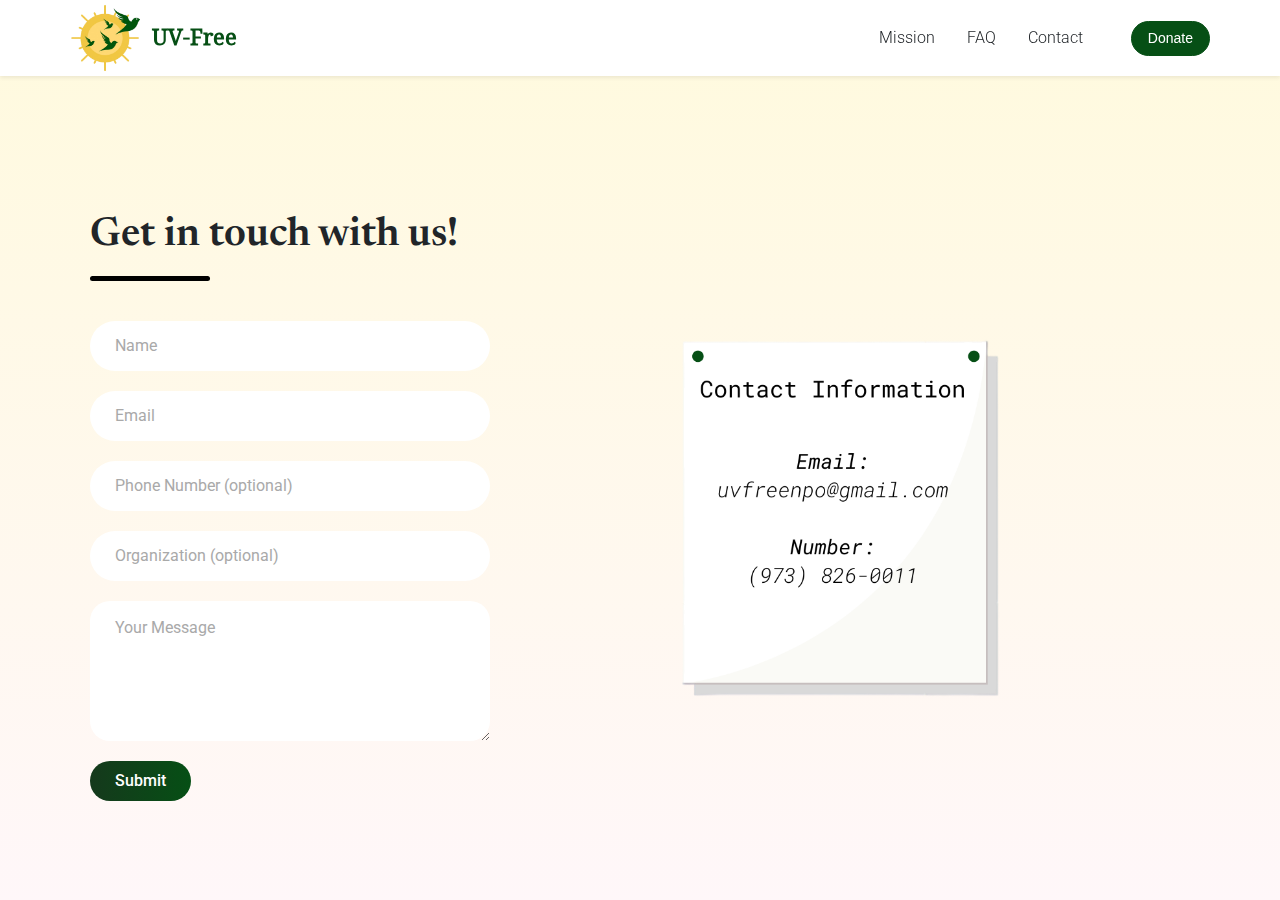
<file: contact.html>
<!DOCTYPE html>
<html lang="en">
    <head>
        <meta charset="utf-8" />
        <meta name="viewport" content="width=device-width, initial-scale=1, shrink-to-fit=no">
        <meta name="description" content="">
        <meta name="author" content="Katie Zhang">
        <title>uv-free nonprofit</title>
        <link rel="icon" type="image/x-icon" href="assets/favicon.ico">
        <!-- Bootstrap icons-->
        <link rel="stylesheet" href="https://cdn.jsdelivr.net/npm/bootstrap-icons@1.5.0/font/bootstrap-icons.css">
        <!-- Google fonts-->
        <link rel="preconnect" href="https://fonts.gstatic.com">
        <link rel="stylesheet" href="https://fonts.googleapis.com/css2?family=Newsreader:ital,wght@0,600;1,600&amp;display=swap">
        <link rel="stylesheet" href="https://fonts.googleapis.com/css2?family=Mulish:ital,wght@0,300;0,500;0,600;0,700;1,300;1,500;1,600;1,700&amp;display=swap">
        <link rel="stylesheet" href="https://fonts.googleapis.com/css2?family=Kanit:ital,wght@0,400;1,400&amp;display=swap">
        <link rel="stylesheet" href="https://fonts.googleapis.com/css2?family=Noto+Serif+Khitan+Small+Script&display=swap">
        <link rel="stylesheet" href="https://fonts.googleapis.com/css2?family=Roboto:ital,wght@0,100;0,300;0,400;0,500;0,700;0,900;1,100;1,300;1,400;1,500;1,700;1,900&display=swap">
        <!-- Core theme CSS (includes Bootstrap)-->
        <link rel="stylesheet" href="css/styles.css">
    </head>
    <body id="page-top" class="bg-yellow-gradient" style="height:100vh;">
        <!-- Navigation-->
        <nav class="navbar navbar-expand-lg fixed-top shadow-sm" id="mainNav">
            <div class="container">
                <div><a href="./index.html">
                    <img src="./assets/img/uvf-logo.png" width="70px">
                    <span class="navbar-brand fw-bold px-2">UV-Free</span>
                </a></div>
                <button class="navbar-toggler" type="button" data-bs-toggle="collapse" data-bs-target="#navbarResponsive" aria-controls="navbarResponsive" aria-expanded="false" aria-label="Toggle navigation">
                    Menu
                    <i class="bi-list"></i>
                </button>
                <div class="collapse navbar-collapse navbar-noto" id="navbarResponsive">
                    <ul class="navbar-nav ms-auto me-4 my-3 my-lg-0" style="font-family:Roboto, sans-serif;font-weight:300">
                        <li class="nav-item"><a class="nav-link me-lg-3" href="./mission.html">Mission</a></li>
                        <li class="nav-item"><a class="nav-link me-lg-3" href="./faq.html">FAQ</a></li>
                        <li class="nav-item"><a class="nav-link me-lg-3" href="./contact.html">Contact</a></li>
                    </ul>
                    <button class="btn btn-primary rounded-pill px-3 mb-2 mb-lg-0" data-bs-toggle="modal" data-bs-target="#donationModal">
                        <span class="d-flex align-items-center">
                            <span class="small">Donate</span>
                        </span>
                    </button>
                </div>
            </div>
        </nav>
        <!-- Contact Section-->
        <div class="contact-container pt-7">
            <form action="https://api.web3forms.com/submit" method="POST" class="contact-left">
                <div class="contact-left-title">
                    <h2>Get in touch with us!</h2>
                    <hr>
                </div>
                <input type="hidden" name="access_key" value="2c4941c5-b0af-4dcd-b7df-bb9365e8336c">
                <input type="text" name="name" placeholder="Name" class="contact-inputs" required>
                <input type="email" name="email" placeholder="Email" class="contact-inputs" required>
                <input type="phone" name="phone" placeholder="Phone Number (optional)" class="contact-inputs">
                <input type="organization" name="organizaton" placeholder="Organization (optional)" class="contact-inputs">
                <textarea name="message" placeholder="Your Message" class="contact-inputs" required></textarea>
                <button type="submit">Submit</button>
            </form>
            <div class="contact-right mt-4">
                <img src="./assets/img/contact-sticky-note.png">
            </div>
        </div>
        <!-- Donation Modal-->
        <div class="modal fade" id="donationModal" tabindex="-1" aria-labelledby="donationModalLabel" aria-hidden="true">
            <div class="modal-dialog modal-dialog-centered">
                <div class="modal-content">
                    <div class="modal-header bg-black p-4">
                        <h5 class="modal-title font-alt text-white" id="donationModalLabel">Donate</h5>
                        <button class="btn-close btn-close-white" type="button" data-bs-dismiss="modal" aria-label="Close"></button>
                    </div>
                    <div class="modal-body border-0 p-4">
                        <h2>Coming soon!</h2>
                        <!-- * * * * * * * * * * * * * * *-->
                        <!-- * * SB Forms Contact Form * *-->
                        <!-- * * * * * * * * * * * * * * *-->
                        <!-- This form is pre-integrated with SB Forms.-->
                        <!-- To make this form functional, sign up at-->
                        <!-- https://startbootstrap.com/solution/contact-forms-->
                        <!-- to get an API token!-->
                        <form id="contactForm" data-sb-form-api-token="API_TOKEN">
                            <!-- Name input-->
                            <div class="form-floating mb-3">
                                <input disabled class="form-control" id="name" type="text" placeholder="Enter your name..." data-sb-validations="required" />
                                <label for="name">Full name</label>
                                <div class="invalid-feedback" data-sb-feedback="name:required">A name is required.</div>
                            </div>
                            <!-- Email address input-->
                            <div class="form-floating mb-3">
                                <input disabled class="form-control" id="email" type="email" placeholder="name@example.com" data-sb-validations="required,email" />
                                <label for="email">Email address</label>
                                <div class="invalid-feedback" data-sb-feedback="email:required">An email is required.</div>
                                <div class="invalid-feedback" data-sb-feedback="email:email">Email is not valid.</div>
                            </div>
                            <!-- Phone number input-->
                            <div class="form-floating mb-3">
                                <input disabled class="form-control" id="phone" type="tel" placeholder="(123) 456-7890" data-sb-validations="required" />
                                <label for="phone">Phone number</label>
                                <div class="invalid-feedback" data-sb-feedback="phone:required">A phone number is required.</div>
                            </div>
                            <!-- Message input-->
                            <div class="form-floating mb-3">
                                <textarea disabled class="form-control" id="message" type="text" placeholder="Enter your message here..." style="height: 10rem" data-sb-validations="required"></textarea>
                                <label for="message">Message</label>
                                <div class="invalid-feedback" data-sb-feedback="message:required">A message is required.</div>
                            </div>
                            <!-- Submit success message-->
                            <!---->
                            <!-- This is what your users will see when the form-->
                            <!-- has successfully submitted-->
                            <div class="d-none" id="submitSuccessMessage">
                                <div class="text-center mb-3">
                                    <div class="fw-bolder">Form submission successful!</div>
                                    To activate this form, sign up at
                                    <br />
                                    <a href="https://startbootstrap.com/solution/contact-forms">https://startbootstrap.com/solution/contact-forms</a>
                                </div>
                            </div>
                            <!-- Submit error message-->
                            <!---->
                            <!-- This is what your users will see when there is-->
                            <!-- an error submitting the form-->
                            <div class="d-none" id="submitErrorMessage"><div class="text-center text-danger mb-3">Error sending message!</div></div>
                            <!-- Submit Button-->
                            <div class="d-grid"><button class="btn btn-primary bg-secondary rounded-pill btn-lg disabled" id="submitButton" type="submit">Submit</button></div>
                        </form>
                    </div>
                </div>
            </div>
        </div>
        <!-- Bootstrap core JS-->
        <script src="https://cdn.jsdelivr.net/npm/bootstrap@5.2.3/dist/js/bootstrap.bundle.min.js" integrity="sha384-kenU1KFdBIe4zVF0s0G1M5b4hcpxyD9F7jL+jjXkk+Q2h455rYXK/7HAuoJl+0I4" crossorigin="anonymous"></script>
        <!-- Core theme JS-->
        <script src="js/scripts.js"></script>
        <!-- * * * * * * * * * * * * * * * * * * * * * * * * * * * * * * * * * * * * * * * *-->
        <!-- * *                               SB Forms JS                               * *-->
        <!-- * * Activate your form at https://startbootstrap.com/solution/contact-forms * *-->
        <!-- * * * * * * * * * * * * * * * * * * * * * * * * * * * * * * * * * * * * * * * *-->
        <script src="https://cdn.startbootstrap.com/sb-forms-latest.js"></script>
    </body>
</html>
</file>
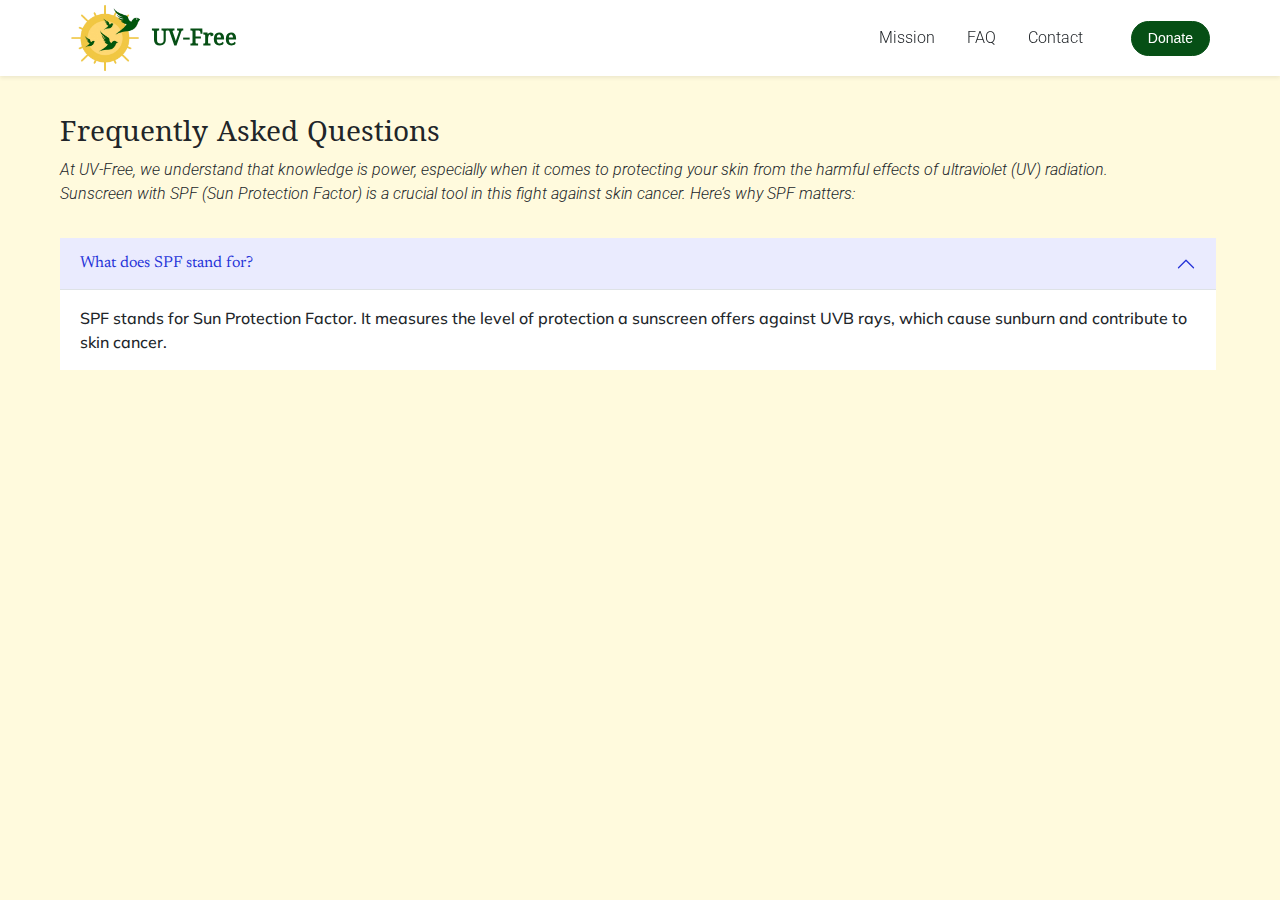
<file: faq.html>
<!DOCTYPE html>
<html lang="en">
    <head>
        <meta charset="utf-8" />
        <meta name="viewport" content="width=device-width, initial-scale=1, shrink-to-fit=no">
        <meta name="description" content="Skin cancer is the most common cancer in the United States. Support UV-Free. Join us today by making a donation.">
        <meta name="author" content="Katie Zhang">
        <title>uv-free nonprofit</title>
        <link rel="icon" type="image/x-icon" href="assets/favicon.ico">
        <!-- Bootstrap icons-->
        <link rel="stylesheet" href="https://cdn.jsdelivr.net/npm/bootstrap-icons@1.5.0/font/bootstrap-icons.css">
        <!-- Google fonts-->
        <link rel="preconnect" href="https://fonts.gstatic.com">
        <link rel="stylesheet" href="https://fonts.googleapis.com/css2?family=Newsreader:ital,wght@0,600;1,600&amp;display=swap">
        <link rel="stylesheet" href="https://fonts.googleapis.com/css2?family=Mulish:ital,wght@0,300;0,500;0,600;0,700;1,300;1,500;1,600;1,700&amp;display=swap">
        <link rel="stylesheet" href="https://fonts.googleapis.com/css2?family=Kanit:ital,wght@0,400;1,400&amp;display=swap">
        <link rel="stylesheet" href="https://fonts.googleapis.com/css2?family=Noto+Serif+Khitan+Small+Script&display=swap">
        <link rel="stylesheet" href="https://fonts.googleapis.com/css2?family=Roboto:ital,wght@0,100;0,300;0,400;0,500;0,700;0,900;1,100;1,300;1,400;1,500;1,700;1,900&display=swap">
        <!-- Core theme CSS (includes Bootstrap)-->
        <link rel="stylesheet" href="css/styles.css">
    </head>
    <body id="page-top" class="bg-primary">
        <!-- Navigation-->
        <nav class="navbar navbar-expand-lg fixed-top shadow-sm" id="mainNav">
            <div class="container">
                <div><a href="./index.html">
                    <img src="./assets/img/uvf-logo.png" width="70px">
                    <span class="navbar-brand fw-bold px-2">UV-Free</span>
                </a></div>
                <button class="navbar-toggler" type="button" data-bs-toggle="collapse" data-bs-target="#navbarResponsive" aria-controls="navbarResponsive" aria-expanded="false" aria-label="Toggle navigation">
                    Menu
                    <i class="bi-list"></i>
                </button>
                <div class="collapse navbar-collapse navbar-noto" id="navbarResponsive">
                    <ul class="navbar-nav ms-auto me-4 my-3 my-lg-0" style="font-family:Roboto, sans-serif;font-weight:300">
                        <li class="nav-item"><a class="nav-link me-lg-3" href="./mission.html">Mission</a></li>
                        <li class="nav-item"><a class="nav-link me-lg-3" href="./faq.html">FAQ</a></li>
                        <li class="nav-item"><a class="nav-link me-lg-3" href="./contact.html">Contact</a></li>
                    </ul>
                    <button class="btn btn-primary rounded-pill px-3 mb-2 mb-lg-0" data-bs-toggle="modal" data-bs-target="#donationModal">
                        <span class="d-flex align-items-center">
                            <span class="small">Donate</span>
                        </span>
                    </button>
                </div>
            </div>
        </nav>
        <!-- FAQ Section-->
         <div id="faq-title" class="pt-7 ps-6 fs-3 font-noto" style="word-spacing:-0.5rem;">Frequently Asked Questions</div>
         <p id="faq-description" class="pt-1 ps-6 pe-9 font-roboto fw-light fst-italic">At UV-Free, we understand that knowledge is power, especially when it comes to protecting your skin from the harmful effects of ultraviolet (UV) radiation. Sunscreen with SPF (Sun Protection Factor) is a crucial tool in this fight against skin cancer. Here’s why SPF matters:</p>
         <div id="faqsleft" class="accordion accordion-flush pt-3 pb-4 ps-6 w-95">
            <div class="accordion-item">
                <h2 class="accordion-header" id="heading1">
                  <button class="accordion-button" type="button" data-bs-toggle="collapse" data-bs-target="#collapse1" aria-expanded="true" aria-controls="collapse1">
                    What does SPF stand for?
                  </button>
                </h2>
                <div id="collapse1" class="accordion-collapse collapse show" aria-labelledby="heading1" data-bs-parent="#faqsleft">
                  <div class="accordion-body">
                    SPF stands for Sun Protection Factor. It measures the level of protection a sunscreen offers against UVB rays, which cause sunburn and contribute to skin cancer.
                  </div>
                </div>
            </div>
        </div>
        <!-- Donation Modal-->
        <div class="modal fade" id="donationModal" tabindex="-1" aria-labelledby="donationModalLabel" aria-hidden="true">
            <div class="modal-dialog modal-dialog-centered">
                <div class="modal-content">
                    <div class="modal-header bg-black p-4">
                        <h5 class="modal-title font-alt text-white" id="donationModalLabel">Donate</h5>
                        <button class="btn-close btn-close-white" type="button" data-bs-dismiss="modal" aria-label="Close"></button>
                    </div>
                    <div class="modal-body border-0 p-4">
                        <h2>Coming soon!</h2>
                        <!-- * * * * * * * * * * * * * * *-->
                        <!-- * * SB Forms Contact Form * *-->
                        <!-- * * * * * * * * * * * * * * *-->
                        <!-- This form is pre-integrated with SB Forms.-->
                        <!-- To make this form functional, sign up at-->
                        <!-- https://startbootstrap.com/solution/contact-forms-->
                        <!-- to get an API token!-->
                        <form id="contactForm" data-sb-form-api-token="API_TOKEN">
                            <!-- Name input-->
                            <div class="form-floating mb-3">
                                <input disabled class="form-control" id="name" type="text" placeholder="Enter your name..." data-sb-validations="required" />
                                <label for="name">Full name</label>
                                <div class="invalid-feedback" data-sb-feedback="name:required">A name is required.</div>
                            </div>
                            <!-- Email address input-->
                            <div class="form-floating mb-3">
                                <input disabled class="form-control" id="email" type="email" placeholder="name@example.com" data-sb-validations="required,email" />
                                <label for="email">Email address</label>
                                <div class="invalid-feedback" data-sb-feedback="email:required">An email is required.</div>
                                <div class="invalid-feedback" data-sb-feedback="email:email">Email is not valid.</div>
                            </div>
                            <!-- Phone number input-->
                            <div class="form-floating mb-3">
                                <input disabled class="form-control" id="phone" type="tel" placeholder="(123) 456-7890" data-sb-validations="required" />
                                <label for="phone">Phone number</label>
                                <div class="invalid-feedback" data-sb-feedback="phone:required">A phone number is required.</div>
                            </div>
                            <!-- Message input-->
                            <div class="form-floating mb-3">
                                <textarea disabled class="form-control" id="message" type="text" placeholder="Enter your message here..." style="height: 10rem" data-sb-validations="required"></textarea>
                                <label for="message">Message</label>
                                <div class="invalid-feedback" data-sb-feedback="message:required">A message is required.</div>
                            </div>
                            <!-- Submit success message-->
                            <!---->
                            <!-- This is what your users will see when the form-->
                            <!-- has successfully submitted-->
                            <div class="d-none" id="submitSuccessMessage">
                                <div class="text-center mb-3">
                                    <div class="fw-bolder">Form submission successful!</div>
                                    To activate this form, sign up at
                                    <br />
                                    <a href="https://startbootstrap.com/solution/contact-forms">https://startbootstrap.com/solution/contact-forms</a>
                                </div>
                            </div>
                            <!-- Submit error message-->
                            <!---->
                            <!-- This is what your users will see when there is-->
                            <!-- an error submitting the form-->
                            <div class="d-none" id="submitErrorMessage"><div class="text-center text-danger mb-3">Error sending message!</div></div>
                            <!-- Submit Button-->
                            <div class="d-grid"><button class="btn btn-primary bg-secondary rounded-pill btn-lg disabled" id="submitButton" type="submit">Submit</button></div>
                        </form>
                    </div>
                </div>
            </div>
        </div>
        <!-- Bootstrap core JS-->
        <script src="https://cdn.jsdelivr.net/npm/bootstrap@5.2.3/dist/js/bootstrap.bundle.min.js" integrity="sha384-kenU1KFdBIe4zVF0s0G1M5b4hcpxyD9F7jL+jjXkk+Q2h455rYXK/7HAuoJl+0I4" crossorigin="anonymous"></script>
        <!-- Core theme JS-->
        <script type="module" src="js/faq-page.js"></script>
        <!-- * * * * * * * * * * * * * * * * * * * * * * * * * * * * * * * * * * * * * * * *-->
        <!-- * *                               SB Forms JS                               * *-->
        <!-- * * Activate your form at https://startbootstrap.com/solution/contact-forms * *-->
        <!-- * * * * * * * * * * * * * * * * * * * * * * * * * * * * * * * * * * * * * * * *-->
        <script src="https://cdn.startbootstrap.com/sb-forms-latest.js"></script>
    </body>
</html>
</file>
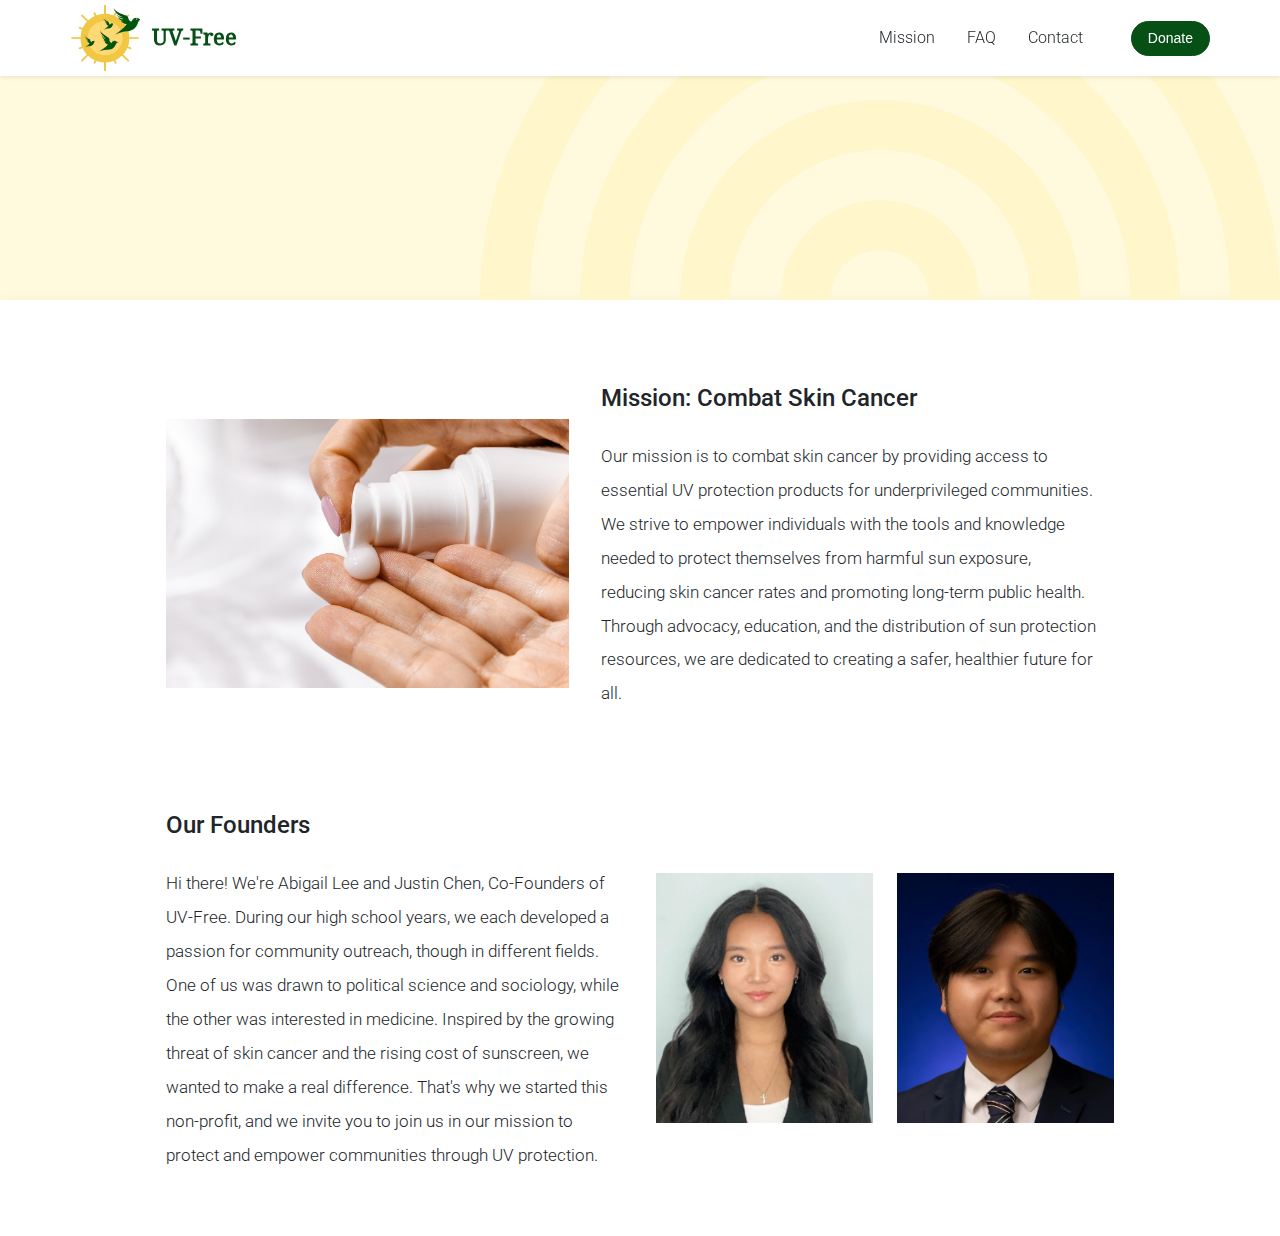
<file: mission.html>
<!DOCTYPE html>
<html lang="en">
    <head>
        <meta charset="utf-8" />
        <meta name="viewport" content="width=device-width, initial-scale=1, shrink-to-fit=no">
        <meta name="description" content="">
        <meta name="author" content="Katie Zhang">
        <title>uv-free nonprofit</title>
        <link rel="icon" type="image/x-icon" href="assets/favicon.ico">
        <!-- Bootstrap icons-->
        <link rel="stylesheet" href="https://cdn.jsdelivr.net/npm/bootstrap-icons@1.5.0/font/bootstrap-icons.css">
        <!-- Google fonts-->
        <link rel="preconnect" href="https://fonts.gstatic.com">
        <link rel="stylesheet" href="https://fonts.googleapis.com/css2?family=Newsreader:ital,wght@0,600;1,600&amp;display=swap">
        <link rel="stylesheet" href="https://fonts.googleapis.com/css2?family=Mulish:ital,wght@0,300;0,500;0,600;0,700;1,300;1,500;1,600;1,700&amp;display=swap">
        <link rel="stylesheet" href="https://fonts.googleapis.com/css2?family=Kanit:ital,wght@0,400;1,400&amp;display=swap">
        <link rel="stylesheet" href="https://fonts.googleapis.com/css2?family=Noto+Serif+Khitan+Small+Script&display=swap">
        <link rel="stylesheet" href="https://fonts.googleapis.com/css2?family=Roboto:ital,wght@0,100;0,300;0,400;0,500;0,700;0,900;1,100;1,300;1,400;1,500;1,700;1,900&display=swap">
        <!-- Core theme CSS (includes Bootstrap)-->
        <link rel="stylesheet" href="css/styles.css">
    </head>
    <body id="page-top" class="bg-primary">
        <!-- Navigation-->
        <nav class="navbar navbar-expand-lg fixed-top shadow-sm" id="mainNav">
            <div class="container">
                <div><a href="./index.html">
                    <img src="./assets/img/uvf-logo.png" width="70px">
                    <span class="navbar-brand fw-bold px-2">UV-Free</span>
                </a></div>
                <button class="navbar-toggler" type="button" data-bs-toggle="collapse" data-bs-target="#navbarResponsive" aria-controls="navbarResponsive" aria-expanded="false" aria-label="Toggle navigation">
                    Menu
                    <i class="bi-list"></i>
                </button>
                <div class="collapse navbar-collapse navbar-noto" id="navbarResponsive">
                    <ul class="navbar-nav ms-auto me-4 my-3 my-lg-0" style="font-family:Roboto, sans-serif;font-weight:300">
                        <li class="nav-item"><a class="nav-link me-lg-3" href="./mission.html">Mission</a></li>
                        <li class="nav-item"><a class="nav-link me-lg-3" href="./faq.html">FAQ</a></li>
                        <li class="nav-item"><a class="nav-link me-lg-3" href="./contact.html">Contact</a></li>
                    </ul>
                    <button class="btn btn-primary rounded-pill px-3 mb-2 mb-lg-0" data-bs-toggle="modal" data-bs-target="#donationModal">
                        <span class="d-flex align-items-center">
                            <span class="small">Donate</span>
                        </span>
                    </button>
                </div>
            </div>
        </nav>
        <!-- Rainbow header-->
		<div class="pt-5 position-relative" style="height:300px">
            <span class="position-absolute" style="top:-500px;right:0;">
                <svg xmlns="http://www.w3.org/2000/svg" width="800" height="800" fill="#FFF6CB" class="bi bi-rainbow" viewBox="0 -4.5 16 16">
                    <path d="M8 4.5a7 7 0 0 0-7 7 .5.5 0 0 1-1 0 8 8 0 1 1 16 0 .5.5 0 0 1-1 0 7 7 0 0 0-7-7m0 2a5 5 0 0 0-5 5 .5.5 0 0 1-1 0 6 6 0 1 1 12 0 .5.5 0 0 1-1 0 5 5 0 0 0-5-5m0 2a3 3 0 0 0-3 3 .5.5 0 0 1-1 0 4 4 0 1 1 8 0 .5.5 0 0 1-1 0 3 3 0 0 0-3-3m0 2a1 1 0 0 0-1 1 .5.5 0 0 1-1 0 2 2 0 1 1 4 0 .5.5 0 0 1-1 0 1 1 0 0 0-1-1"/>
                </svg>
            </span>
        </div>
        <!-- Mission Body-->
         <div id="mission-body" class="bg-white shadow" style="height: 100%">
            <div class="container d-flex flex-column pt-6 px-5 pb-5">
                <div class="d-flex flex-row flex-wrap mx-5 align-items-center">
                    <img id="sunscreen-pic" src="./assets/img/apply-sunscreen-hand.jpg" width="30%" style="flex: 1 1 auto;">
                    <div id="mission-statement" class="col me-3 ms-custom-2 w-25" style="flex: 1 1 40%;">
                        <h>Mission: Combat Skin Cancer</h>
                        <br><br>
                        <p>Our mission is to combat skin cancer by providing access to essential UV protection products for underprivileged communities. We strive to empower individuals with the tools and knowledge needed to protect themselves from harmful sun exposure, reducing skin cancer rates and promoting long-term public health. Through advocacy, education, and the distribution of sun protection resources, we are dedicated to creating a safer, healthier future for all.</p>
                    </div>
                </div>
                <div class="d-flex flex-row flex-wrap mx-5 mt-7 align-items-center">
                    <div class="col me-custom-2 w-25" style="width:40%; flex: 1 1 auto;">
                        <h>Our Founders</h>
                        <br><br>
                        <p>Hi there! We're Abigail Lee and Justin Chen, Co-Founders of UV-Free. During our high school years, we each developed a passion for community outreach, though in different fields. One of us was drawn to political science and sociology, while the other was interested in medicine. Inspired by the growing threat of skin cancer and the rising cost of sunscreen, we wanted to make a real difference. That's why we started this non-profit, and we invite you to join us in our mission to protect and empower communities through UV protection.</p>
                    </div>
                    <img id="founder-pic" src="./assets/img/founders.png" width="25%" style="flex: 1 1 auto;">
                </div>
                <img id="founder-footer-pic" src="./assets/img/founders.png" width="80%" class="mt-4 mx-5 d-none" style="flex: 1 1 auto;">
            </div>
         </div>
        <!-- Donation Modal-->
        <div class="modal fade" id="donationModal" tabindex="-1" aria-labelledby="donationModalLabel" aria-hidden="true">
            <div class="modal-dialog modal-dialog-centered">
                <div class="modal-content">
                    <div class="modal-header bg-black p-4">
                        <h5 class="modal-title font-alt text-white" id="donationModalLabel">Donate</h5>
                        <button class="btn-close btn-close-white" type="button" data-bs-dismiss="modal" aria-label="Close"></button>
                    </div>
                    <div class="modal-body border-0 p-4">
                        <h2>Coming soon!</h2>
                        <!-- * * * * * * * * * * * * * * *-->
                        <!-- * * SB Forms Contact Form * *-->
                        <!-- * * * * * * * * * * * * * * *-->
                        <!-- This form is pre-integrated with SB Forms.-->
                        <!-- To make this form functional, sign up at-->
                        <!-- https://startbootstrap.com/solution/contact-forms-->
                        <!-- to get an API token!-->
                        <form id="contactForm" data-sb-form-api-token="API_TOKEN">
                            <!-- Name input-->
                            <div class="form-floating mb-3">
                                <input disabled class="form-control" id="name" type="text" placeholder="Enter your name..." data-sb-validations="required" />
                                <label for="name">Full name</label>
                                <div class="invalid-feedback" data-sb-feedback="name:required">A name is required.</div>
                            </div>
                            <!-- Email address input-->
                            <div class="form-floating mb-3">
                                <input disabled class="form-control" id="email" type="email" placeholder="name@example.com" data-sb-validations="required,email" />
                                <label for="email">Email address</label>
                                <div class="invalid-feedback" data-sb-feedback="email:required">An email is required.</div>
                                <div class="invalid-feedback" data-sb-feedback="email:email">Email is not valid.</div>
                            </div>
                            <!-- Phone number input-->
                            <div class="form-floating mb-3">
                                <input disabled class="form-control" id="phone" type="tel" placeholder="(123) 456-7890" data-sb-validations="required" />
                                <label for="phone">Phone number</label>
                                <div class="invalid-feedback" data-sb-feedback="phone:required">A phone number is required.</div>
                            </div>
                            <!-- Message input-->
                            <div class="form-floating mb-3">
                                <textarea disabled class="form-control" id="message" type="text" placeholder="Enter your message here..." style="height: 10rem" data-sb-validations="required"></textarea>
                                <label for="message">Message</label>
                                <div class="invalid-feedback" data-sb-feedback="message:required">A message is required.</div>
                            </div>
                            <!-- Submit success message-->
                            <!---->
                            <!-- This is what your users will see when the form-->
                            <!-- has successfully submitted-->
                            <div class="d-none" id="submitSuccessMessage">
                                <div class="text-center mb-3">
                                    <div class="fw-bolder">Form submission successful!</div>
                                    To activate this form, sign up at
                                    <br />
                                    <a href="https://startbootstrap.com/solution/contact-forms">https://startbootstrap.com/solution/contact-forms</a>
                                </div>
                            </div>
                            <!-- Submit error message-->
                            <!---->
                            <!-- This is what your users will see when there is-->
                            <!-- an error submitting the form-->
                            <div class="d-none" id="submitErrorMessage"><div class="text-center text-danger mb-3">Error sending message!</div></div>
                            <!-- Submit Button-->
                            <div class="d-grid"><button class="btn btn-primary bg-secondary rounded-pill btn-lg disabled" id="submitButton" type="submit">Submit</button></div>
                        </form>
                    </div>
                </div>
            </div>
        </div>
        <!-- Bootstrap core JS-->
        <script src="https://cdn.jsdelivr.net/npm/bootstrap@5.2.3/dist/js/bootstrap.bundle.min.js" integrity="sha384-kenU1KFdBIe4zVF0s0G1M5b4hcpxyD9F7jL+jjXkk+Q2h455rYXK/7HAuoJl+0I4" crossorigin="anonymous"></script>
        <!-- Core theme JS-->
        <script src="js/scripts.js"></script>
        <!-- * * * * * * * * * * * * * * * * * * * * * * * * * * * * * * * * * * * * * * * *-->
        <!-- * *                               SB Forms JS                               * *-->
        <!-- * * Activate your form at https://startbootstrap.com/solution/contact-forms * *-->
        <!-- * * * * * * * * * * * * * * * * * * * * * * * * * * * * * * * * * * * * * * * *-->
        <script src="https://cdn.startbootstrap.com/sb-forms-latest.js"></script>
    </body>
</html>
</file>
<file: css/styles.css>
@charset "UTF-8";

:root {
  --blue: #2937f0;
  --indigo: #6610f2;
  --purple: #9f1ae2;
  --pink: #d63384;
  --red: #dc3545;
  --orange: #fd7e14;
  --yellow: #ffc107;
  --green: #198754;
  --teal: #20c997;
  --cyan: #0dcaf0;
  --black: #000;
  --white: #fff;
  --gray: #6c757d;
  --gray-dark: #343a40;
  --gray-100: #f8f9fa;
  --gray-200: #e9ecef;
  --gray-300: #dee2e6;
  --gray-400: #ced4da;
  --gray-500: #adb5bd;
  --gray-600: #6c757d;
  --gray-700: #495057;
  --gray-800: #343a40;
  --gray-900: #212529;
  --primary: #2937f0;
  --secondary: #9f1ae2;
  --success: #198754;
  --info: #0dcaf0;
  --warning: #ffc107;
  --danger: #dc3545;
  --light: #f8f9fa;
  --dark: #212529;
  --primary-rgb: 41, 55, 240;
  --secondary-rgb: 159, 26, 226;
  --success-rgb: 25, 135, 84;
  --info-rgb: 13, 202, 240;
  --warning-rgb: 255, 193, 7;
  --danger-rgb: 220, 53, 69;
  --light-rgb: 248, 249, 250;
  --dark-rgb: 33, 37, 41;
  --white-rgb: 255, 255, 255;
  --black-rgb: 0, 0, 0;
  --body-color-rgb: 33, 37, 41;
  --body-bg-rgb: 255, 255, 255;
  --font-sans-serif: system-ui, -apple-system, "Segoe UI", Roboto, "Helvetica Neue", "Noto Sans", "Liberation Sans", Arial, sans-serif, "Apple Color Emoji", "Segoe UI Emoji", "Segoe UI Symbol", "Noto Color Emoji";
  --font-monospace: SFMono-Regular, Menlo, Monaco, Consolas, "Liberation Mono", "Courier New", monospace;
  --gradient: linear-gradient(180deg, rgba(255, 255, 255, 0.15), rgba(255, 255, 255, 0));
  --body-font-family: Mulish, -apple-system, BlinkMacSystemFont, Segoe UI, Roboto, Helvetica Neue, Arial, sans-serif, Apple Color Emoji, Segoe UI Emoji, Segoe UI Symbol, Noto Color Emoji;
  --body-font-size: 1rem;
  --body-font-weight: 500;
  --body-line-height: 1.5;
  --body-color: #212529;
  --body-bg: #fff;
  --border-width: 1px;
  --border-style: solid;
  --border-color: #dee2e6;
  --border-color-translucent: rgba(0, 0, 0, 0.175);
  --border-radius: 0.375rem;
  --border-radius-sm: 0.25rem;
  --border-radius-lg: 0.5rem;
  --border-radius-xl: 1rem;
  --border-radius-2xl: 2rem;
  --border-radius-pill: 50rem;
  --link-color: #064f15;
  --link-hover-color: #f1c644;
  --code-color: #d63384;
  --highlight-bg: #fff3cd;
}

*,
*::before,
*::after {
  box-sizing: border-box;
}

@media (prefers-reduced-motion: no-preference) {
  :root {
    scroll-behavior: smooth;
  }
}

body {
  margin: 0;
  font-family: var(--body-font-family);
  font-size: var(--body-font-size);
  font-weight: var(--body-font-weight);
  line-height: var(--body-line-height);
  color: var(--body-color);
  text-align: var(--body-text-align);
  background-color: var(--body-bg);
  -webkit-text-size-adjust: 100%;
  -webkit-tap-highlight-color: rgba(0, 0, 0, 0);
}

hr {
  margin: 1rem 0;
  color: inherit;
  border: 0;
  border-top: 1px solid;
  opacity: 0.25;
}

h6, .h6, h5, .h5, h4, .h4, h3, .h3, h2, .h2, h1, .h1 {
  margin-top: 0;
  margin-bottom: 0.5rem;
  font-family: "Newsreader", -apple-system, BlinkMacSystemFont, "Segoe UI", Roboto, "Helvetica Neue", Arial, sans-serif, "Apple Color Emoji", "Segoe UI Emoji", "Segoe UI Symbol", "Noto Color Emoji";
  font-weight: 600;
  line-height: 1.2;
}

h1, .h1 {
  font-size: calc(1.375rem + 1.5vw);
}
@media (min-width: 1200px) {
  h1, .h1 {
    font-size: 2.5rem;
  }
}

h2, .h2 {
  font-size: calc(1.325rem + 0.9vw);
}
@media (min-width: 1200px) {
  h2, .h2 {
    font-size: 2rem;
  }
}

h3, .h3 {
  font-size: calc(1.3rem + 0.6vw);
}
@media (min-width: 1200px) {
  h3, .h3 {
    font-size: 1.75rem;
  }
}

h4, .h4 {
  font-size: calc(1.275rem + 0.3vw);
}
@media (min-width: 1200px) {
  h4, .h4 {
    font-size: 1.5rem;
  }
}

h5, .h5 {
  font-size: 1.25rem;
}

h6, .h6 {
  font-size: 1rem;
}

p {
  margin-top: 0;
  margin-bottom: 1rem;
}

abbr[title] {
  -webkit-text-decoration: underline dotted;
          text-decoration: underline dotted;
  cursor: help;
  -webkit-text-decoration-skip-ink: none;
          text-decoration-skip-ink: none;
}

address {
  margin-bottom: 1rem;
  font-style: normal;
  line-height: inherit;
}

ol,
ul {
  padding-left: 2rem;
}

ol,
ul,
dl {
  margin-top: 0;
  margin-bottom: 1rem;
}

ol ol,
ul ul,
ol ul,
ul ol {
  margin-bottom: 0;
}

dt {
  font-weight: 700;
}

dd {
  margin-bottom: 0.5rem;
  margin-left: 0;
}

blockquote {
  margin: 0 0 1rem;
}

b,
strong {
  font-weight: bolder;
}

small, .small {
  font-size: 0.875em;
}

mark, .mark {
  padding: 0.1875em;
  background-color: var(--highlight-bg);
}

sub,
sup {
  position: relative;
  font-size: 0.75em;
  line-height: 0;
  vertical-align: baseline;
}

sub {
  bottom: -0.25em;
}

sup {
  top: -0.5em;
}

a {
  color: var(--link-color);
  text-decoration: none;
}
a:hover {
  color: var(--link-hover-color);
}

a:not([href]):not([class]), a:not([href]):not([class]):hover {
  color: inherit;
  text-decoration: none;
}

pre,
code,
kbd,
samp {
  font-family: var(--font-monospace);
  font-size: 1em;
}

pre {
  display: block;
  margin-top: 0;
  margin-bottom: 1rem;
  overflow: auto;
  font-size: 0.875em;
}
pre code {
  font-size: inherit;
  color: inherit;
  word-break: normal;
}

code {
  font-size: 0.875em;
  color: var(--code-color);
  word-wrap: break-word;
}
a > code {
  color: inherit;
}

kbd {
  padding: 0.1875rem 0.375rem;
  font-size: 0.875em;
  color: var(--body-bg);
  background-color: var(--body-color);
  border-radius: 0.25rem;
}
kbd kbd {
  padding: 0;
  font-size: 1em;
}

figure {
  margin: 0 0 1rem;
}

img,
svg {
  vertical-align: middle;
}

table {
  caption-side: bottom;
  border-collapse: collapse;
}

caption {
  padding-top: 0.5rem;
  padding-bottom: 0.5rem;
  color: #6c757d;
  text-align: left;
}

th {
  text-align: inherit;
  text-align: -webkit-match-parent;
}

thead,
tbody,
tfoot,
tr,
td,
th {
  border-color: inherit;
  border-style: solid;
  border-width: 0;
}

label {
  display: inline-block;
}

button {
  border-radius: 0;
  font-family: inherit;
}

button:focus:not(:focus-visible) {
  outline: 0;
}

input,
button,
select,
optgroup,
textarea {
  margin: 0;
  font-family: inherit;
  font-size: inherit;
  line-height: inherit;
}

button,
select {
  text-transform: none;
}

[role=button] {
  cursor: pointer;
}

select {
  word-wrap: normal;
}
select:disabled {
  opacity: 1;
}

[list]:not([type=date]):not([type=datetime-local]):not([type=month]):not([type=week]):not([type=time])::-webkit-calendar-picker-indicator {
  display: none !important;
}

button,
[type=button],
[type=reset],
[type=submit] {
  font-family: inherit;
  -webkit-appearance: button;
}
button:not(:disabled),
[type=button]:not(:disabled),
[type=reset]:not(:disabled),
[type=submit]:not(:disabled) {
  cursor: pointer;
}

::-moz-focus-inner {
  padding: 0;
  border-style: none;
}

textarea {
  resize: vertical;
}

fieldset {
  min-width: 0;
  padding: 0;
  margin: 0;
  border: 0;
}

legend {
  float: left;
  width: 100%;
  padding: 0;
  margin-bottom: 0.5rem;
  font-size: calc(1.275rem + 0.3vw);
  line-height: inherit;
}
@media (min-width: 1200px) {
  legend {
    font-size: 1.5rem;
  }
}
legend + * {
  clear: left;
}

::-webkit-datetime-edit-fields-wrapper,
::-webkit-datetime-edit-text,
::-webkit-datetime-edit-minute,
::-webkit-datetime-edit-hour-field,
::-webkit-datetime-edit-day-field,
::-webkit-datetime-edit-month-field,
::-webkit-datetime-edit-year-field {
  padding: 0;
}

::-webkit-inner-spin-button {
  height: auto;
}

[type=search] {
  outline-offset: -2px;
  -webkit-appearance: textfield;
}

/* rtl:raw:
[type="tel"],
[type="url"],
[type="email"],
[type="number"] {
  direction: ltr;
}
*/
::-webkit-search-decoration {
  -webkit-appearance: none;
}

::-webkit-color-swatch-wrapper {
  padding: 0;
}

::file-selector-button {
  font: inherit;
  -webkit-appearance: button;
}

output {
  display: inline-block;
}

iframe {
  border: 0;
}

summary {
  display: list-item;
  cursor: pointer;
}

progress {
  vertical-align: baseline;
}

[hidden] {
  display: none !important;
}

.lead {
  font-family: "Roboto", sans-serif;
  font-size: 1.25rem;
  font-weight: 400;
}

.display-1 {
  font-size: calc(1.625rem + 4.5vw);
  font-weight: 300;
  line-height: 1.2;
}
@media (min-width: 1200px) {
  .display-1 {
    font-size: 5rem;
  }
}

.display-2 {
  font-size: calc(1.575rem + 3.9vw);
  font-weight: 300;
  line-height: 1.2;
}
@media (min-width: 1200px) {
  .display-2 {
    font-size: 4.5rem;
  }
}

.display-3 {
  font-size: calc(1.525rem + 3.3vw);
  font-weight: 300;
  line-height: 1.2;
}
@media (min-width: 1200px) {
  .display-3 {
    font-size: 4rem;
  }
}

.display-4 {
  font-size: calc(1.475rem + 2.7vw);
  font-weight: 300;
  line-height: 1.2;
}
@media (min-width: 1200px) {
  .display-4 {
    font-size: 3.5rem;
  }
}

.display-5 {
  font-size: calc(1.425rem + 2.1vw);
  font-weight: 300;
  line-height: 1.2;
}
@media (min-width: 1200px) {
  .display-5 {
    font-size: 3rem;
  }
}

.display-6 {
  font-size: calc(1.375rem + 1.5vw);
  font-weight: 300;
  line-height: 1.2;
}
@media (min-width: 1200px) {
  .display-6 {
    font-size: 2.5rem;
  }
}

.list-unstyled {
  padding-left: 0;
  list-style: none;
}

.list-inline {
  padding-left: 0;
  list-style: none;
}

.list-inline-item {
  display: inline-block;
}
.list-inline-item:not(:last-child) {
  margin-right: 0.5rem;
}

.initialism {
  font-size: 0.875em;
  text-transform: uppercase;
}

.blockquote {
  margin-bottom: 1rem;
  font-size: 1.25rem;
}
.blockquote > :last-child {
  margin-bottom: 0;
}

.blockquote-footer {
  margin-top: -1rem;
  margin-bottom: 1rem;
  font-size: 0.875em;
  color: #6c757d;
}
.blockquote-footer::before {
  content: "— ";
}

.img-fluid {
  max-width: 100%;
  height: auto;
}

.img-thumbnail {
  padding: 0.25rem;
  background-color: #fff;
  border: 1px solid var(--border-color);
  border-radius: 0.375rem;
  max-width: 100%;
  height: auto;
}

.figure {
  display: inline-block;
}

.figure-img {
  margin-bottom: 0.5rem;
  line-height: 1;
}

.figure-caption {
  font-size: 0.875em;
  color: #6c757d;
}

.container,
.container-fluid,
.container-xxl,
.container-xl,
.container-lg,
.container-md,
.container-sm {
  width: 100%;
  margin-right: auto;
  margin-left: auto;
}

@media (min-width: 576px) {
  .container-sm, .container {
    max-width: 540px;
  }
}
@media (min-width: 768px) {
  .container-md, .container-sm, .container {
    max-width: 720px;
  }
}
@media (min-width: 992px) {
  .container-lg, .container-md, .container-sm, .container {
    max-width: 960px;
  }
}
@media (min-width: 1200px) {
  .container-xl, .container-lg, .container-md, .container-sm, .container {
    max-width: 1140px;
  }
}
@media (min-width: 1400px) {
  .container-xxl, .container-xl, .container-lg, .container-md, .container-sm, .container {
    max-width: 1320px;
  }
}
.row {
  --gutter-x: 1.5rem;
  --gutter-y: 0;
  display: flex;
  flex-wrap: wrap;
  margin-top: calc(-1 * var(--gutter-y));
  margin-right: calc(-0.5 * var(--gutter-x));
  margin-left: calc(-0.5 * var(--gutter-x));
}
.row > * {
  flex-shrink: 0;
  width: 100%;
  max-width: 100%;
  padding-right: calc(var(--gutter-x) * 0.5);
  padding-left: calc(var(--gutter-x) * 0.5);
}

.col {
  flex: 1 0 0%;
}

.row-cols-auto > * {
  flex: 0 0 auto;
  width: auto;
}

.row-cols-1 > * {
  flex: 0 0 auto;
  width: 100%;
}

.row-cols-2 > * {
  flex: 0 0 auto;
  width: 50%;
}

.row-cols-3 > * {
  flex: 0 0 auto;
  width: 33.3333333333%;
}

.row-cols-4 > * {
  flex: 0 0 auto;
  width: 25%;
}

.row-cols-5 > * {
  flex: 0 0 auto;
  width: 20%;
}

.row-cols-6 > * {
  flex: 0 0 auto;
  width: 16.6666666667%;
}

.col-auto {
  flex: 0 0 auto;
  width: auto;
}

.col-1 {
  flex: 0 0 auto;
  width: 8.33333333%;
}

.col-2 {
  flex: 0 0 auto;
  width: 16.66666667%;
}

.col-3 {
  flex: 0 0 auto;
  width: 25%;
}

.col-4 {
  flex: 0 0 auto;
  width: 33.33333333%;
}

.col-5 {
  flex: 0 0 auto;
  width: 41.66666667%;
}

.col-6 {
  flex: 0 0 auto;
  width: 50%;
}

.col-7 {
  flex: 0 0 auto;
  width: 58.33333333%;
}

.col-8 {
  flex: 0 0 auto;
  width: 66.66666667%;
}

.col-9 {
  flex: 0 0 auto;
  width: 75%;
}

.col-10 {
  flex: 0 0 auto;
  width: 83.33333333%;
}

.col-11 {
  flex: 0 0 auto;
  width: 91.66666667%;
}

.col-12 {
  flex: 0 0 auto;
  width: 100%;
}

.offset-1 {
  margin-left: 8.33333333%;
}

.offset-2 {
  margin-left: 16.66666667%;
}

.offset-3 {
  margin-left: 25%;
}

.offset-4 {
  margin-left: 33.33333333%;
}

.offset-5 {
  margin-left: 41.66666667%;
}

.offset-6 {
  margin-left: 50%;
}

.offset-7 {
  margin-left: 58.33333333%;
}

.offset-8 {
  margin-left: 66.66666667%;
}

.offset-9 {
  margin-left: 75%;
}

.offset-10 {
  margin-left: 83.33333333%;
}

.offset-11 {
  margin-left: 91.66666667%;
}

.g-0,
.gx-0 {
  --gutter-x: 0;
}

.g-0,
.gy-0 {
  --gutter-y: 0;
}

.g-1,
.gx-1 {
  --gutter-x: 0.25rem;
}

.g-1,
.gy-1 {
  --gutter-y: 0.25rem;
}

.g-2,
.gx-2 {
  --gutter-x: 0.5rem;
}

.g-2,
.gy-2 {
  --gutter-y: 0.5rem;
}

.g-3,
.gx-3 {
  --gutter-x: 1rem;
}

.g-3,
.gy-3 {
  --gutter-y: 1rem;
}

.g-4,
.gx-4 {
  --gutter-x: 1.5rem;
}

.g-4,
.gy-4 {
  --gutter-y: 1.5rem;
}

.g-5,
.gx-5 {
  --gutter-x: 3rem;
}

.g-5,
.gy-5 {
  --gutter-y: 3rem;
}

@media (min-width: 576px) {
  .col-sm {
    flex: 1 0 0%;
  }
  .row-cols-sm-auto > * {
    flex: 0 0 auto;
    width: auto;
  }
  .row-cols-sm-1 > * {
    flex: 0 0 auto;
    width: 100%;
  }
  .row-cols-sm-2 > * {
    flex: 0 0 auto;
    width: 50%;
  }
  .row-cols-sm-3 > * {
    flex: 0 0 auto;
    width: 33.3333333333%;
  }
  .row-cols-sm-4 > * {
    flex: 0 0 auto;
    width: 25%;
  }
  .row-cols-sm-5 > * {
    flex: 0 0 auto;
    width: 20%;
  }
  .row-cols-sm-6 > * {
    flex: 0 0 auto;
    width: 16.6666666667%;
  }
  .col-sm-auto {
    flex: 0 0 auto;
    width: auto;
  }
  .col-sm-1 {
    flex: 0 0 auto;
    width: 8.33333333%;
  }
  .col-sm-2 {
    flex: 0 0 auto;
    width: 16.66666667%;
  }
  .col-sm-3 {
    flex: 0 0 auto;
    width: 25%;
  }
  .col-sm-4 {
    flex: 0 0 auto;
    width: 33.33333333%;
  }
  .col-sm-5 {
    flex: 0 0 auto;
    width: 41.66666667%;
  }
  .col-sm-6 {
    flex: 0 0 auto;
    width: 50%;
  }
  .col-sm-7 {
    flex: 0 0 auto;
    width: 58.33333333%;
  }
  .col-sm-8 {
    flex: 0 0 auto;
    width: 66.66666667%;
  }
  .col-sm-9 {
    flex: 0 0 auto;
    width: 75%;
  }
  .col-sm-10 {
    flex: 0 0 auto;
    width: 83.33333333%;
  }
  .col-sm-11 {
    flex: 0 0 auto;
    width: 91.66666667%;
  }
  .col-sm-12 {
    flex: 0 0 auto;
    width: 100%;
  }
  .offset-sm-0 {
    margin-left: 0;
  }
  .offset-sm-1 {
    margin-left: 8.33333333%;
  }
  .offset-sm-2 {
    margin-left: 16.66666667%;
  }
  .offset-sm-3 {
    margin-left: 25%;
  }
  .offset-sm-4 {
    margin-left: 33.33333333%;
  }
  .offset-sm-5 {
    margin-left: 41.66666667%;
  }
  .offset-sm-6 {
    margin-left: 50%;
  }
  .offset-sm-7 {
    margin-left: 58.33333333%;
  }
  .offset-sm-8 {
    margin-left: 66.66666667%;
  }
  .offset-sm-9 {
    margin-left: 75%;
  }
  .offset-sm-10 {
    margin-left: 83.33333333%;
  }
  .offset-sm-11 {
    margin-left: 91.66666667%;
  }
  .g-sm-0,
  .gx-sm-0 {
    --gutter-x: 0;
  }
  .g-sm-0,
  .gy-sm-0 {
    --gutter-y: 0;
  }
  .g-sm-1,
  .gx-sm-1 {
    --gutter-x: 0.25rem;
  }
  .g-sm-1,
  .gy-sm-1 {
    --gutter-y: 0.25rem;
  }
  .g-sm-2,
  .gx-sm-2 {
    --gutter-x: 0.5rem;
  }
  .g-sm-2,
  .gy-sm-2 {
    --gutter-y: 0.5rem;
  }
  .g-sm-3,
  .gx-sm-3 {
    --gutter-x: 1rem;
  }
  .g-sm-3,
  .gy-sm-3 {
    --gutter-y: 1rem;
  }
  .g-sm-4,
  .gx-sm-4 {
    --gutter-x: 1.5rem;
  }
  .g-sm-4,
  .gy-sm-4 {
    --gutter-y: 1.5rem;
  }
  .g-sm-5,
  .gx-sm-5 {
    --gutter-x: 3rem;
  }
  .g-sm-5,
  .gy-sm-5 {
    --gutter-y: 3rem;
  }
}
@media (min-width: 768px) {
  .col-md {
    flex: 1 0 0%;
  }
  .row-cols-md-auto > * {
    flex: 0 0 auto;
    width: auto;
  }
  .row-cols-md-1 > * {
    flex: 0 0 auto;
    width: 100%;
  }
  .row-cols-md-2 > * {
    flex: 0 0 auto;
    width: 50%;
  }
  .row-cols-md-3 > * {
    flex: 0 0 auto;
    width: 33.3333333333%;
  }
  .row-cols-md-4 > * {
    flex: 0 0 auto;
    width: 25%;
  }
  .row-cols-md-5 > * {
    flex: 0 0 auto;
    width: 20%;
  }
  .row-cols-md-6 > * {
    flex: 0 0 auto;
    width: 16.6666666667%;
  }
  .col-md-auto {
    flex: 0 0 auto;
    width: auto;
  }
  .col-md-1 {
    flex: 0 0 auto;
    width: 8.33333333%;
  }
  .col-md-2 {
    flex: 0 0 auto;
    width: 16.66666667%;
  }
  .col-md-3 {
    flex: 0 0 auto;
    width: 25%;
  }
  .col-md-4 {
    flex: 0 0 auto;
    width: 33.33333333%;
  }
  .col-md-5 {
    flex: 0 0 auto;
    width: 41.66666667%;
  }
  .col-md-6 {
    flex: 0 0 auto;
    width: 50%;
  }
  .col-md-7 {
    flex: 0 0 auto;
    width: 58.33333333%;
  }
  .col-md-8 {
    flex: 0 0 auto;
    width: 66.66666667%;
  }
  .col-md-9 {
    flex: 0 0 auto;
    width: 75%;
  }
  .col-md-10 {
    flex: 0 0 auto;
    width: 83.33333333%;
  }
  .col-md-11 {
    flex: 0 0 auto;
    width: 91.66666667%;
  }
  .col-md-12 {
    flex: 0 0 auto;
    width: 100%;
  }
  .offset-md-0 {
    margin-left: 0;
  }
  .offset-md-1 {
    margin-left: 8.33333333%;
  }
  .offset-md-2 {
    margin-left: 16.66666667%;
  }
  .offset-md-3 {
    margin-left: 25%;
  }
  .offset-md-4 {
    margin-left: 33.33333333%;
  }
  .offset-md-5 {
    margin-left: 41.66666667%;
  }
  .offset-md-6 {
    margin-left: 50%;
  }
  .offset-md-7 {
    margin-left: 58.33333333%;
  }
  .offset-md-8 {
    margin-left: 66.66666667%;
  }
  .offset-md-9 {
    margin-left: 75%;
  }
  .offset-md-10 {
    margin-left: 83.33333333%;
  }
  .offset-md-11 {
    margin-left: 91.66666667%;
  }
  .g-md-0,
  .gx-md-0 {
    --gutter-x: 0;
  }
  .g-md-0,
  .gy-md-0 {
    --gutter-y: 0;
  }
  .g-md-1,
  .gx-md-1 {
    --gutter-x: 0.25rem;
  }
  .g-md-1,
  .gy-md-1 {
    --gutter-y: 0.25rem;
  }
  .g-md-2,
  .gx-md-2 {
    --gutter-x: 0.5rem;
  }
  .g-md-2,
  .gy-md-2 {
    --gutter-y: 0.5rem;
  }
  .g-md-3,
  .gx-md-3 {
    --gutter-x: 1rem;
  }
  .g-md-3,
  .gy-md-3 {
    --gutter-y: 1rem;
  }
  .g-md-4,
  .gx-md-4 {
    --gutter-x: 1.5rem;
  }
  .g-md-4,
  .gy-md-4 {
    --gutter-y: 1.5rem;
  }
  .g-md-5,
  .gx-md-5 {
    --gutter-x: 3rem;
  }
  .g-md-5,
  .gy-md-5 {
    --gutter-y: 3rem;
  }
}
@media (min-width: 992px) {
  .col-lg {
    flex: 1 0 0%;
  }
  .row-cols-lg-auto > * {
    flex: 0 0 auto;
    width: auto;
  }
  .row-cols-lg-1 > * {
    flex: 0 0 auto;
    width: 100%;
  }
  .row-cols-lg-2 > * {
    flex: 0 0 auto;
    width: 50%;
  }
  .row-cols-lg-3 > * {
    flex: 0 0 auto;
    width: 33.3333333333%;
  }
  .row-cols-lg-4 > * {
    flex: 0 0 auto;
    width: 25%;
  }
  .row-cols-lg-5 > * {
    flex: 0 0 auto;
    width: 20%;
  }
  .row-cols-lg-6 > * {
    flex: 0 0 auto;
    width: 16.6666666667%;
  }
  .col-lg-auto {
    flex: 0 0 auto;
    width: auto;
  }
  .col-lg-1 {
    flex: 0 0 auto;
    width: 8.33333333%;
  }
  .col-lg-2 {
    flex: 0 0 auto;
    width: 16.66666667%;
  }
  .col-lg-3 {
    flex: 0 0 auto;
    width: 25%;
  }
  .col-lg-4 {
    flex: 0 0 auto;
    width: 33.33333333%;
  }
  .col-lg-5 {
    flex: 0 0 auto;
    width: 41.66666667%;
  }
  .col-lg-6 {
    flex: 0 0 auto;
    width: 50%;
  }
  .col-lg-7 {
    flex: 0 0 auto;
    width: 58.33333333%;
  }
  .col-lg-8 {
    flex: 0 0 auto;
    width: 66.66666667%;
  }
  .col-lg-9 {
    flex: 0 0 auto;
    width: 75%;
  }
  .col-lg-10 {
    flex: 0 0 auto;
    width: 83.33333333%;
  }
  .col-lg-11 {
    flex: 0 0 auto;
    width: 91.66666667%;
  }
  .col-lg-12 {
    flex: 0 0 auto;
    width: 100%;
  }
  .offset-lg-0 {
    margin-left: 0;
  }
  .offset-lg-1 {
    margin-left: 8.33333333%;
  }
  .offset-lg-2 {
    margin-left: 16.66666667%;
  }
  .offset-lg-3 {
    margin-left: 25%;
  }
  .offset-lg-4 {
    margin-left: 33.33333333%;
  }
  .offset-lg-5 {
    margin-left: 41.66666667%;
  }
  .offset-lg-6 {
    margin-left: 50%;
  }
  .offset-lg-7 {
    margin-left: 58.33333333%;
  }
  .offset-lg-8 {
    margin-left: 66.66666667%;
  }
  .offset-lg-9 {
    margin-left: 75%;
  }
  .offset-lg-10 {
    margin-left: 83.33333333%;
  }
  .offset-lg-11 {
    margin-left: 91.66666667%;
  }
  .g-lg-0,
  .gx-lg-0 {
    --gutter-x: 0;
  }
  .g-lg-0,
  .gy-lg-0 {
    --gutter-y: 0;
  }
  .g-lg-1,
  .gx-lg-1 {
    --gutter-x: 0.25rem;
  }
  .g-lg-1,
  .gy-lg-1 {
    --gutter-y: 0.25rem;
  }
  .g-lg-2,
  .gx-lg-2 {
    --gutter-x: 0.5rem;
  }
  .g-lg-2,
  .gy-lg-2 {
    --gutter-y: 0.5rem;
  }
  .g-lg-3,
  .gx-lg-3 {
    --gutter-x: 1rem;
  }
  .g-lg-3,
  .gy-lg-3 {
    --gutter-y: 1rem;
  }
  .g-lg-4,
  .gx-lg-4 {
    --gutter-x: 1.5rem;
  }
  .g-lg-4,
  .gy-lg-4 {
    --gutter-y: 1.5rem;
  }
  .g-lg-5,
  .gx-lg-5 {
    --gutter-x: 3rem;
  }
  .g-lg-5,
  .gy-lg-5 {
    --gutter-y: 3rem;
  }
}
@media (min-width: 1200px) {
  .col-xl {
    flex: 1 0 0%;
  }
  .row-cols-xl-auto > * {
    flex: 0 0 auto;
    width: auto;
  }
  .row-cols-xl-1 > * {
    flex: 0 0 auto;
    width: 100%;
  }
  .row-cols-xl-2 > * {
    flex: 0 0 auto;
    width: 50%;
  }
  .row-cols-xl-3 > * {
    flex: 0 0 auto;
    width: 33.3333333333%;
  }
  .row-cols-xl-4 > * {
    flex: 0 0 auto;
    width: 25%;
  }
  .row-cols-xl-5 > * {
    flex: 0 0 auto;
    width: 20%;
  }
  .row-cols-xl-6 > * {
    flex: 0 0 auto;
    width: 16.6666666667%;
  }
  .col-xl-auto {
    flex: 0 0 auto;
    width: auto;
  }
  .col-xl-1 {
    flex: 0 0 auto;
    width: 8.33333333%;
  }
  .col-xl-2 {
    flex: 0 0 auto;
    width: 16.66666667%;
  }
  .col-xl-3 {
    flex: 0 0 auto;
    width: 25%;
  }
  .col-xl-4 {
    flex: 0 0 auto;
    width: 33.33333333%;
  }
  .col-xl-5 {
    flex: 0 0 auto;
    width: 41.66666667%;
  }
  .col-xl-6 {
    flex: 0 0 auto;
    width: 50%;
  }
  .col-xl-7 {
    flex: 0 0 auto;
    width: 58.33333333%;
  }
  .col-xl-8 {
    flex: 0 0 auto;
    width: 66.66666667%;
  }
  .col-xl-9 {
    flex: 0 0 auto;
    width: 75%;
  }
  .col-xl-10 {
    flex: 0 0 auto;
    width: 83.33333333%;
  }
  .col-xl-11 {
    flex: 0 0 auto;
    width: 91.66666667%;
  }
  .col-xl-12 {
    flex: 0 0 auto;
    width: 100%;
  }
  .offset-xl-0 {
    margin-left: 0;
  }
  .offset-xl-1 {
    margin-left: 8.33333333%;
  }
  .offset-xl-2 {
    margin-left: 16.66666667%;
  }
  .offset-xl-3 {
    margin-left: 25%;
  }
  .offset-xl-4 {
    margin-left: 33.33333333%;
  }
  .offset-xl-5 {
    margin-left: 41.66666667%;
  }
  .offset-xl-6 {
    margin-left: 50%;
  }
  .offset-xl-7 {
    margin-left: 58.33333333%;
  }
  .offset-xl-8 {
    margin-left: 66.66666667%;
  }
  .offset-xl-9 {
    margin-left: 75%;
  }
  .offset-xl-10 {
    margin-left: 83.33333333%;
  }
  .offset-xl-11 {
    margin-left: 91.66666667%;
  }
  .g-xl-0,
  .gx-xl-0 {
    --gutter-x: 0;
  }
  .g-xl-0,
  .gy-xl-0 {
    --gutter-y: 0;
  }
  .g-xl-1,
  .gx-xl-1 {
    --gutter-x: 0.25rem;
  }
  .g-xl-1,
  .gy-xl-1 {
    --gutter-y: 0.25rem;
  }
  .g-xl-2,
  .gx-xl-2 {
    --gutter-x: 0.5rem;
  }
  .g-xl-2,
  .gy-xl-2 {
    --gutter-y: 0.5rem;
  }
  .g-xl-3,
  .gx-xl-3 {
    --gutter-x: 1rem;
  }
  .g-xl-3,
  .gy-xl-3 {
    --gutter-y: 1rem;
  }
  .g-xl-4,
  .gx-xl-4 {
    --gutter-x: 1.5rem;
  }
  .g-xl-4,
  .gy-xl-4 {
    --gutter-y: 1.5rem;
  }
  .g-xl-5,
  .gx-xl-5 {
    --gutter-x: 3rem;
  }
  .g-xl-5,
  .gy-xl-5 {
    --gutter-y: 3rem;
  }
}
@media (min-width: 1400px) {
  .col-xxl {
    flex: 1 0 0%;
  }
  .row-cols-xxl-auto > * {
    flex: 0 0 auto;
    width: auto;
  }
  .row-cols-xxl-1 > * {
    flex: 0 0 auto;
    width: 100%;
  }
  .row-cols-xxl-2 > * {
    flex: 0 0 auto;
    width: 50%;
  }
  .row-cols-xxl-3 > * {
    flex: 0 0 auto;
    width: 33.3333333333%;
  }
  .row-cols-xxl-4 > * {
    flex: 0 0 auto;
    width: 25%;
  }
  .row-cols-xxl-5 > * {
    flex: 0 0 auto;
    width: 20%;
  }
  .row-cols-xxl-6 > * {
    flex: 0 0 auto;
    width: 16.6666666667%;
  }
  .col-xxl-auto {
    flex: 0 0 auto;
    width: auto;
  }
  .col-xxl-1 {
    flex: 0 0 auto;
    width: 8.33333333%;
  }
  .col-xxl-2 {
    flex: 0 0 auto;
    width: 16.66666667%;
  }
  .col-xxl-3 {
    flex: 0 0 auto;
    width: 25%;
  }
  .col-xxl-4 {
    flex: 0 0 auto;
    width: 33.33333333%;
  }
  .col-xxl-5 {
    flex: 0 0 auto;
    width: 41.66666667%;
  }
  .col-xxl-6 {
    flex: 0 0 auto;
    width: 50%;
  }
  .col-xxl-7 {
    flex: 0 0 auto;
    width: 58.33333333%;
  }
  .col-xxl-8 {
    flex: 0 0 auto;
    width: 66.66666667%;
  }
  .col-xxl-9 {
    flex: 0 0 auto;
    width: 75%;
  }
  .col-xxl-10 {
    flex: 0 0 auto;
    width: 83.33333333%;
  }
  .col-xxl-11 {
    flex: 0 0 auto;
    width: 91.66666667%;
  }
  .col-xxl-12 {
    flex: 0 0 auto;
    width: 100%;
  }
  .offset-xxl-0 {
    margin-left: 0;
  }
  .offset-xxl-1 {
    margin-left: 8.33333333%;
  }
  .offset-xxl-2 {
    margin-left: 16.66666667%;
  }
  .offset-xxl-3 {
    margin-left: 25%;
  }
  .offset-xxl-4 {
    margin-left: 33.33333333%;
  }
  .offset-xxl-5 {
    margin-left: 41.66666667%;
  }
  .offset-xxl-6 {
    margin-left: 50%;
  }
  .offset-xxl-7 {
    margin-left: 58.33333333%;
  }
  .offset-xxl-8 {
    margin-left: 66.66666667%;
  }
  .offset-xxl-9 {
    margin-left: 75%;
  }
  .offset-xxl-10 {
    margin-left: 83.33333333%;
  }
  .offset-xxl-11 {
    margin-left: 91.66666667%;
  }
  .g-xxl-0,
  .gx-xxl-0 {
    --gutter-x: 0;
  }
  .g-xxl-0,
  .gy-xxl-0 {
    --gutter-y: 0;
  }
  .g-xxl-1,
  .gx-xxl-1 {
    --gutter-x: 0.25rem;
  }
  .g-xxl-1,
  .gy-xxl-1 {
    --gutter-y: 0.25rem;
  }
  .g-xxl-2,
  .gx-xxl-2 {
    --gutter-x: 0.5rem;
  }
  .g-xxl-2,
  .gy-xxl-2 {
    --gutter-y: 0.5rem;
  }
  .g-xxl-3,
  .gx-xxl-3 {
    --gutter-x: 1rem;
  }
  .g-xxl-3,
  .gy-xxl-3 {
    --gutter-y: 1rem;
  }
  .g-xxl-4,
  .gx-xxl-4 {
    --gutter-x: 1.5rem;
  }
  .g-xxl-4,
  .gy-xxl-4 {
    --gutter-y: 1.5rem;
  }
  .g-xxl-5,
  .gx-xxl-5 {
    --gutter-x: 3rem;
  }
  g-xxl-5,
  .gy-xxl-5 {
    --gutter-y: 3rem;
  }
}

#mission-body {
  font-family: "Roboto", sans-serif !important;
}
#mission-body h {
  font-weight: 500 !important;
  font-size: 1.5rem;
}
#mission-body p {
  font-weight: 300 !important;
  font-size: 1.06rem;
  line-height: 2;
}

.contact-container {
  font-family: "Roboto", sans-serif !important;
  height: 100vh;
  display: flex;
  justify-content: center;
  align-items: center;
  padding-top: 3rem;
}

.contact-left {
  display: flex;
  flex-direction: column;
  align-items: start;
  gap: 20px;
}

.contact-left-title h2 {
  font-weight: 600px;
  font-size: 40px;
  margin-bottom: 5px;
}

.contact-left-title hr {
  border: none;
  width: 120px;
  height: 5px;
  margin-bottom: 20px;
  background-color: #000000;
  opacity: 1;
  border-radius: 10px;
  z-index: 1;
}

.contact-inputs {
  width: 400px;
  height: 50px;
  border: none;
  outline: none;
  padding-left: 25px;
  font-weight: 500px;
  color: #666000;
  border-radius: 50px;
}
.contact-inputs:focus {
  border: 2px solid #064f15;
}
.contact-inputs::placeholder {
  color: #a9a9a9;
}

.contact-left textarea {
  height: 140px;
  padding-top: 15px;
  border-radius: 20px;
}

.contact-left button {
  padding: 8px 25px;
  font-size: 16px;
  font-weight: 500;
  color: #ffffff;
  gap: 10px;
  border: none;
  border-radius: 50px;
  background: linear-gradient(270deg, #064f15, #15391C);
}

.contact-right img {
  width: 700px;
}

@media (max-width:800px) {
  .contact-inputs {
    width: 80vw;
  }
  .contact-container {
    flex-direction: column;
    padding-top: 50rem;
  }
  .contact-right img{
    width: 95%;
  }
}

.table {
  --table-color: var(--body-color);
  --table-bg: transparent;
  --table-border-color: var(--border-color);
  --table-accent-bg: transparent;
  --table-striped-color: var(--body-color);
  --table-striped-bg: rgba(0, 0, 0, 0.05);
  --table-active-color: var(--body-color);
  --table-active-bg: rgba(0, 0, 0, 0.1);
  --table-hover-color: var(--body-color);
  --table-hover-bg: rgba(0, 0, 0, 0.075);
  width: 100%;
  margin-bottom: 1rem;
  color: var(--table-color);
  vertical-align: top;
  border-color: var(--table-border-color);
}
.table > :not(caption) > * > * {
  padding: 0.5rem 0.5rem;
  background-color: var(--table-bg);
  border-bottom-width: 1px;
  box-shadow: inset 0 0 0 9999px var(--table-accent-bg);
}
.table > tbody {
  vertical-align: inherit;
}
.table > thead {
  vertical-align: bottom;
}

.table-group-divider {
  border-top: 2px solid currentcolor;
}

.caption-top {
  caption-side: top;
}

.table-sm > :not(caption) > * > * {
  padding: 0.25rem 0.25rem;
}

.table-bordered > :not(caption) > * {
  border-width: 1px 0;
}
.table-bordered > :not(caption) > * > * {
  border-width: 0 1px;
}

.table-borderless > :not(caption) > * > * {
  border-bottom-width: 0;
}
.table-borderless > :not(:first-child) {
  border-top-width: 0;
}

.table-striped > tbody > tr:nth-of-type(odd) > * {
  --table-accent-bg: var(--table-striped-bg);
  color: var(--table-striped-color);
}

.table-striped-columns > :not(caption) > tr > :nth-child(even) {
  --table-accent-bg: var(--table-striped-bg);
  color: var(--table-striped-color);
}

.table-active {
  --table-accent-bg: var(--table-active-bg);
  color: var(--table-active-color);
}

.table-hover > tbody > tr:hover > * {
  --table-accent-bg: var(--table-hover-bg);
  color: var(--table-hover-color);
}

.table-primary {
  --table-color: #000;
  --table-bg: #d4d7fc;
  --table-border-color: #bfc2e3;
  --table-striped-bg: #c9ccef;
  --table-striped-color: #000;
  --table-active-bg: #bfc2e3;
  --table-active-color: #000;
  --table-hover-bg: #c4c7e9;
  --table-hover-color: #000;
  color: var(--table-color);
  border-color: var(--table-border-color);
}

.table-secondary {
  --table-color: #000;
  --table-bg: #ecd1f9;
  --table-border-color: #d4bce0;
  --table-striped-bg: #e0c7ed;
  --table-striped-color: #000;
  --table-active-bg: #d4bce0;
  --table-active-color: #000;
  --table-hover-bg: #dac1e6;
  --table-hover-color: #000;
  color: var(--table-color);
  border-color: var(--table-border-color);
}

.table-success {
  --table-color: #000;
  --table-bg: #d1e7dd;
  --table-border-color: #bcd0c7;
  --table-striped-bg: #c7dbd2;
  --table-striped-color: #000;
  --table-active-bg: #bcd0c7;
  --table-active-color: #000;
  --table-hover-bg: #c1d6cc;
  --table-hover-color: #000;
  color: var(--table-color);
  border-color: var(--table-border-color);
}

.table-info {
  --table-color: #000;
  --table-bg: #cff4fc;
  --table-border-color: #badce3;
  --table-striped-bg: #c5e8ef;
  --table-striped-color: #000;
  --table-active-bg: #badce3;
  --table-active-color: #000;
  --table-hover-bg: #bfe2e9;
  --table-hover-color: #000;
  color: var(--table-color);
  border-color: var(--table-border-color);
}

.table-warning {
  --table-color: #000;
  --table-bg: #fff3cd;
  --table-border-color: #e6dbb9;
  --table-striped-bg: #f2e7c3;
  --table-striped-color: #000;
  --table-active-bg: #e6dbb9;
  --table-active-color: #000;
  --table-hover-bg: #ece1be;
  --table-hover-color: #000;
  color: var(--table-color);
  border-color: var(--table-border-color);
}

.table-danger {
  --table-color: #000;
  --table-bg: #f8d7da;
  --table-border-color: #dfc2c4;
  --table-striped-bg: #eccccf;
  --table-striped-color: #000;
  --table-active-bg: #dfc2c4;
  --table-active-color: #000;
  --table-hover-bg: #e5c7ca;
  --table-hover-color: #000;
  color: var(--table-color);
  border-color: var(--table-border-color);
}

.table-light {
  --table-color: #000;
  --table-bg: #f8f9fa;
  --table-border-color: #dfe0e1;
  --table-striped-bg: #ecedee;
  --table-striped-color: #000;
  --table-active-bg: #dfe0e1;
  --table-active-color: #000;
  --table-hover-bg: #e5e6e7;
  --table-hover-color: #000;
  color: var(--table-color);
  border-color: var(--table-border-color);
}

.table-dark {
  --table-color: #fff;
  --table-bg: #212529;
  --table-border-color: #373b3e;
  --table-striped-bg: #2c3034;
  --table-striped-color: #fff;
  --table-active-bg: #373b3e;
  --table-active-color: #fff;
  --table-hover-bg: #323539;
  --table-hover-color: #fff;
  color: var(--table-color);
  border-color: var(--table-border-color);
}

.table-responsive {
  overflow-x: auto;
  -webkit-overflow-scrolling: touch;
}

@media (max-width: 575.98px) {
  .table-responsive-sm {
    overflow-x: auto;
    -webkit-overflow-scrolling: touch;
  }
}
@media (max-width: 767.98px) {
  .table-responsive-md {
    overflow-x: auto;
    -webkit-overflow-scrolling: touch;
  }
}
@media (max-width: 991.98px) {
  .table-responsive-lg {
    overflow-x: auto;
    -webkit-overflow-scrolling: touch;
  }
  #masthead-icons {
    display: none;
  }
}
@media (max-width: 1199.98px) {
  .table-responsive-xl {
    overflow-x: auto;
    -webkit-overflow-scrolling: touch;
  }
  #mission-body #sunscreen-pic {
    display: none;
  }
  #mission-body #founder-pic {
    display: none;
  }
  #mission-body #founder-footer-pic {
    display: inline-block !important;
  }
  #mission-body #mission-statement {
    margin-left: 0 !important;
  }
}
@media (max-width: 1399.98px) {
  .table-responsive-xxl {
    overflow-x: auto;
    -webkit-overflow-scrolling: touch;
  }
}

.form-label {
  margin-bottom: 0.5rem;
}

.col-form-label {
  padding-top: calc(0.375rem + 1px);
  padding-bottom: calc(0.375rem + 1px);
  margin-bottom: 0;
  font-size: inherit;
  line-height: 1.5;
}

.col-form-label-lg {
  padding-top: calc(0.5rem + 1px);
  padding-bottom: calc(0.5rem + 1px);
  font-size: 1.25rem;
}

.col-form-label-sm {
  padding-top: calc(0.25rem + 1px);
  padding-bottom: calc(0.25rem + 1px);
  font-size: 0.875rem;
}

.form-text {
  margin-top: 0.25rem;
  font-size: 0.875em;
  color: #6c757d;
}

.form-control {
  display: block;
  width: 100%;
  padding: 0.375rem 0.75rem;
  font-size: 1rem;
  font-weight: 500;
  line-height: 1.5;
  color: #212529;
  background-color: #fff;
  background-clip: padding-box;
  border: 1px solid #ced4da;
  -webkit-appearance: none;
     -moz-appearance: none;
          appearance: none;
  border-radius: 0.375rem;
  transition: border-color 0.15s ease-in-out, box-shadow 0.15s ease-in-out;
}
@media (prefers-reduced-motion: reduce) {
  .form-control {
    transition: none;
  }
}
.form-control[type=file] {
  overflow: hidden;
}
.form-control[type=file]:not(:disabled):not([readonly]) {
  cursor: pointer;
}
.form-control:focus {
  color: #212529;
  background-color: #fff;
  border-color: #949bf8;
  outline: 0;
  box-shadow: 0 0 0 0.25rem rgba(41, 55, 240, 0.25);
}
.form-control::-webkit-date-and-time-value {
  height: 1.5em;
}
.form-control::-moz-placeholder {
  color: #6c757d;
  opacity: 1;
}
.form-control::placeholder {
  color: #6c757d;
  opacity: 1;
}
.form-control:disabled {
  background-color: #e9ecef;
  opacity: 1;
}
.form-control::file-selector-button {
  padding: 0.375rem 0.75rem;
  margin: -0.375rem -0.75rem;
  -webkit-margin-end: 0.75rem;
          margin-inline-end: 0.75rem;
  color: #212529;
  background-color: #e9ecef;
  pointer-events: none;
  border-color: inherit;
  border-style: solid;
  border-width: 0;
  border-inline-end-width: 1px;
  border-radius: 0;
  transition: color 0.15s ease-in-out, background-color 0.15s ease-in-out, border-color 0.15s ease-in-out, box-shadow 0.15s ease-in-out;
}
@media (prefers-reduced-motion: reduce) {
  .form-control::file-selector-button {
    transition: none;
  }
}
.form-control:hover:not(:disabled):not([readonly])::file-selector-button {
  background-color: #dde0e3;
}

.form-control-plaintext {
  display: block;
  width: 100%;
  padding: 0.375rem 0;
  margin-bottom: 0;
  line-height: 1.5;
  color: #212529;
  background-color: transparent;
  border: solid transparent;
  border-width: 1px 0;
}
.form-control-plaintext:focus {
  outline: 0;
}
.form-control-plaintext.form-control-sm, .form-control-plaintext.form-control-lg {
  padding-right: 0;
  padding-left: 0;
}

.form-control-sm {
  min-height: calc(1.5em + 0.5rem + 2px);
  padding: 0.25rem 0.5rem;
  font-size: 0.875rem;
  border-radius: 0.25rem;
}
.form-control-sm::file-selector-button {
  padding: 0.25rem 0.5rem;
  margin: -0.25rem -0.5rem;
  -webkit-margin-end: 0.5rem;
          margin-inline-end: 0.5rem;
}

.form-control-lg {
  min-height: calc(1.5em + 1rem + 2px);
  padding: 0.5rem 1rem;
  font-size: 1.25rem;
  border-radius: 0.5rem;
}
.form-control-lg::file-selector-button {
  padding: 0.5rem 1rem;
  margin: -0.5rem -1rem;
  -webkit-margin-end: 1rem;
          margin-inline-end: 1rem;
}

textarea.form-control {
  min-height: calc(1.5em + 0.75rem + 2px);
}
textarea.form-control-sm {
  min-height: calc(1.5em + 0.5rem + 2px);
}
textarea.form-control-lg {
  min-height: calc(1.5em + 1rem + 2px);
}

.form-control-color {
  width: 3rem;
  height: calc(1.5em + 0.75rem + 2px);
  padding: 0.375rem;
}
.form-control-color:not(:disabled):not([readonly]) {
  cursor: pointer;
}
.form-control-color::-moz-color-swatch {
  border: 0 !important;
  border-radius: 0.375rem;
}
.form-control-color::-webkit-color-swatch {
  border-radius: 0.375rem;
}
.form-control-color.form-control-sm {
  height: calc(1.5em + 0.5rem + 2px);
}
.form-control-color.form-control-lg {
  height: calc(1.5em + 1rem + 2px);
}

.form-select {
  display: block;
  width: 100%;
  padding: 0.375rem 2.25rem 0.375rem 0.75rem;
  -moz-padding-start: calc(0.75rem - 3px);
  font-size: 1rem;
  font-weight: 500;
  line-height: 1.5;
  color: #212529;
  background-color: #fff;
  background-image: url("data:image/svg+xml,%3csvg xmlns='http://www.w3.org/2000/svg' viewBox='0 0 16 16'%3e%3cpath fill='none' stroke='%23343a40' stroke-linecap='round' stroke-linejoin='round' stroke-width='2' d='m2 5 6 6 6-6'/%3e%3c/svg%3e");
  background-repeat: no-repeat;
  background-position: right 0.75rem center;
  background-size: 16px 12px;
  border: 1px solid #ced4da;
  border-radius: 0.375rem;
  transition: border-color 0.15s ease-in-out, box-shadow 0.15s ease-in-out;
  -webkit-appearance: none;
     -moz-appearance: none;
          appearance: none;
}
@media (prefers-reduced-motion: reduce) {
  .form-select {
    transition: none;
  }
}
.form-select:focus {
  border-color: #949bf8;
  outline: 0;
  box-shadow: 0 0 0 0.25rem rgba(41, 55, 240, 0.25);
}
.form-select[multiple], .form-select[size]:not([size="1"]) {
  padding-right: 0.75rem;
  background-image: none;
}
.form-select:disabled {
  background-color: #e9ecef;
}
.form-select:-moz-focusring {
  color: transparent;
  text-shadow: 0 0 0 #212529;
}

.form-select-sm {
  padding-top: 0.25rem;
  padding-bottom: 0.25rem;
  padding-left: 0.5rem;
  font-size: 0.875rem;
  border-radius: 0.25rem;
}

.form-select-lg {
  padding-top: 0.5rem;
  padding-bottom: 0.5rem;
  padding-left: 1rem;
  font-size: 1.25rem;
  border-radius: 0.5rem;
}

.form-check {
  display: block;
  min-height: 1.5rem;
  padding-left: 1.5em;
  margin-bottom: 0.125rem;
}
.form-check .form-check-input {
  float: left;
  margin-left: -1.5em;
}

.form-check-reverse {
  padding-right: 1.5em;
  padding-left: 0;
  text-align: right;
}
.form-check-reverse .form-check-input {
  float: right;
  margin-right: -1.5em;
  margin-left: 0;
}

.form-check-input {
  width: 1em;
  height: 1em;
  margin-top: 0.25em;
  vertical-align: top;
  background-color: #fff;
  background-repeat: no-repeat;
  background-position: center;
  background-size: contain;
  border: 1px solid rgba(0, 0, 0, 0.25);
  -webkit-appearance: none;
     -moz-appearance: none;
          appearance: none;
  -webkit-print-color-adjust: exact;
          print-color-adjust: exact;
}
.form-check-input[type=checkbox] {
  border-radius: 0.25em;
}
.form-check-input[type=radio] {
  border-radius: 50%;
}
.form-check-input:active {
  filter: brightness(90%);
}
.form-check-input:focus {
  border-color: #949bf8;
  outline: 0;
  box-shadow: 0 0 0 0.25rem rgba(41, 55, 240, 0.25);
}
.form-check-input:checked {
  background-color: #2937f0;
  border-color: #2937f0;
}
.form-check-input:checked[type=checkbox] {
  background-image: url("data:image/svg+xml,%3csvg xmlns='http://www.w3.org/2000/svg' viewBox='0 0 20 20'%3e%3cpath fill='none' stroke='%23fff' stroke-linecap='round' stroke-linejoin='round' stroke-width='3' d='m6 10 3 3 6-6'/%3e%3c/svg%3e");
}
.form-check-input:checked[type=radio] {
  background-image: url("data:image/svg+xml,%3csvg xmlns='http://www.w3.org/2000/svg' viewBox='-4 -4 8 8'%3e%3ccircle r='2' fill='%23fff'/%3e%3c/svg%3e");
}
.form-check-input[type=checkbox]:indeterminate {
  background-color: #2937f0;
  border-color: #2937f0;
  background-image: url("data:image/svg+xml,%3csvg xmlns='http://www.w3.org/2000/svg' viewBox='0 0 20 20'%3e%3cpath fill='none' stroke='%23fff' stroke-linecap='round' stroke-linejoin='round' stroke-width='3' d='M6 10h8'/%3e%3c/svg%3e");
}
.form-check-input:disabled {
  pointer-events: none;
  filter: none;
  opacity: 0.5;
}
.form-check-input[disabled] ~ .form-check-label, .form-check-input:disabled ~ .form-check-label {
  cursor: default;
  opacity: 0.5;
}

.form-switch {
  padding-left: 2.5em;
}
.form-switch .form-check-input {
  width: 2em;
  margin-left: -2.5em;
  background-image: url("data:image/svg+xml,%3csvg xmlns='http://www.w3.org/2000/svg' viewBox='-4 -4 8 8'%3e%3ccircle r='3' fill='rgba%280, 0, 0, 0.25%29'/%3e%3c/svg%3e");
  background-position: left center;
  border-radius: 2em;
  transition: background-position 0.15s ease-in-out;
}
@media (prefers-reduced-motion: reduce) {
  .form-switch .form-check-input {
    transition: none;
  }
}
.form-switch .form-check-input:focus {
  background-image: url("data:image/svg+xml,%3csvg xmlns='http://www.w3.org/2000/svg' viewBox='-4 -4 8 8'%3e%3ccircle r='3' fill='%23949bf8'/%3e%3c/svg%3e");
}
.form-switch .form-check-input:checked {
  background-position: right center;
  background-image: url("data:image/svg+xml,%3csvg xmlns='http://www.w3.org/2000/svg' viewBox='-4 -4 8 8'%3e%3ccircle r='3' fill='%23fff'/%3e%3c/svg%3e");
}
.form-switch.form-check-reverse {
  padding-right: 2.5em;
  padding-left: 0;
}
.form-switch.form-check-reverse .form-check-input {
  margin-right: -2.5em;
  margin-left: 0;
}

.form-check-inline {
  display: inline-block;
  margin-right: 1rem;
}

.btn-check {
  position: absolute;
  clip: rect(0, 0, 0, 0);
  pointer-events: none;
}
.btn-check[disabled] + .btn, .btn-check:disabled + .btn {
  pointer-events: none;
  filter: none;
  opacity: 0.65;
}

.form-range {
  width: 100%;
  height: 1.5rem;
  padding: 0;
  background-color: transparent;
  -webkit-appearance: none;
     -moz-appearance: none;
          appearance: none;
}
.form-range:focus {
  outline: 0;
}
.form-range:focus::-webkit-slider-thumb {
  box-shadow: 0 0 0 1px #fff, 0 0 0 0.25rem rgba(41, 55, 240, 0.25);
}
.form-range:focus::-moz-range-thumb {
  box-shadow: 0 0 0 1px #fff, 0 0 0 0.25rem rgba(41, 55, 240, 0.25);
}
.form-range::-moz-focus-outer {
  border: 0;
}
.form-range::-webkit-slider-thumb {
  width: 1rem;
  height: 1rem;
  margin-top: -0.25rem;
  background-color: #2937f0;
  border: 0;
  border-radius: 1rem;
  -webkit-transition: background-color 0.15s ease-in-out, border-color 0.15s ease-in-out, box-shadow 0.15s ease-in-out;
  transition: background-color 0.15s ease-in-out, border-color 0.15s ease-in-out, box-shadow 0.15s ease-in-out;
  -webkit-appearance: none;
          appearance: none;
}
@media (prefers-reduced-motion: reduce) {
  .form-range::-webkit-slider-thumb {
    -webkit-transition: none;
    transition: none;
  }
}
.form-range::-webkit-slider-thumb:active {
  background-color: #bfc3fb;
}
.form-range::-webkit-slider-runnable-track {
  width: 100%;
  height: 0.5rem;
  color: transparent;
  cursor: pointer;
  background-color: #dee2e6;
  border-color: transparent;
  border-radius: 1rem;
}
.form-range::-moz-range-thumb {
  width: 1rem;
  height: 1rem;
  background-color: #2937f0;
  border: 0;
  border-radius: 1rem;
  -moz-transition: background-color 0.15s ease-in-out, border-color 0.15s ease-in-out, box-shadow 0.15s ease-in-out;
  transition: background-color 0.15s ease-in-out, border-color 0.15s ease-in-out, box-shadow 0.15s ease-in-out;
  -moz-appearance: none;
       appearance: none;
}
@media (prefers-reduced-motion: reduce) {
  .form-range::-moz-range-thumb {
    -moz-transition: none;
    transition: none;
  }
}
.form-range::-moz-range-thumb:active {
  background-color: #bfc3fb;
}
.form-range::-moz-range-track {
  width: 100%;
  height: 0.5rem;
  color: transparent;
  cursor: pointer;
  background-color: #dee2e6;
  border-color: transparent;
  border-radius: 1rem;
}
.form-range:disabled {
  pointer-events: none;
}
.form-range:disabled::-webkit-slider-thumb {
  background-color: #adb5bd;
}
.form-range:disabled::-moz-range-thumb {
  background-color: #adb5bd;
}

.form-floating {
  position: relative;
}
.form-floating > .form-control,
.form-floating > .form-control-plaintext,
.form-floating > .form-select {
  height: calc(3.5rem + 2px);
  line-height: 1.25;
}
.form-floating > label {
  position: absolute;
  top: 0;
  left: 0;
  width: 100%;
  height: 100%;
  padding: 1rem 0.75rem;
  overflow: hidden;
  text-align: start;
  text-overflow: ellipsis;
  white-space: nowrap;
  pointer-events: none;
  border: 1px solid transparent;
  transform-origin: 0 0;
  transition: opacity 0.1s ease-in-out, transform 0.1s ease-in-out;
}
@media (prefers-reduced-motion: reduce) {
  .form-floating > label {
    transition: none;
  }
}
.form-floating > .form-control,
.form-floating > .form-control-plaintext {
  padding: 1rem 0.75rem;
}
.form-floating > .form-control::-moz-placeholder, .form-floating > .form-control-plaintext::-moz-placeholder {
  color: transparent;
}
.form-floating > .form-control::placeholder,
.form-floating > .form-control-plaintext::placeholder {
  color: transparent;
}
.form-floating > .form-control:not(:-moz-placeholder-shown), .form-floating > .form-control-plaintext:not(:-moz-placeholder-shown) {
  padding-top: 1.625rem;
  padding-bottom: 0.625rem;
}
.form-floating > .form-control:focus, .form-floating > .form-control:not(:placeholder-shown),
.form-floating > .form-control-plaintext:focus,
.form-floating > .form-control-plaintext:not(:placeholder-shown) {
  padding-top: 1.625rem;
  padding-bottom: 0.625rem;
}
.form-floating > .form-control:-webkit-autofill,
.form-floating > .form-control-plaintext:-webkit-autofill {
  padding-top: 1.625rem;
  padding-bottom: 0.625rem;
}
.form-floating > .form-select {
  padding-top: 1.625rem;
  padding-bottom: 0.625rem;
}
.form-floating > .form-control:not(:-moz-placeholder-shown) ~ label {
  opacity: 0.65;
  transform: scale(0.85) translateY(-0.5rem) translateX(0.15rem);
}
.form-floating > .form-control:focus ~ label,
.form-floating > .form-control:not(:placeholder-shown) ~ label,
.form-floating > .form-control-plaintext ~ label,
.form-floating > .form-select ~ label {
  opacity: 0.65;
  transform: scale(0.85) translateY(-0.5rem) translateX(0.15rem);
}
.form-floating > .form-control:-webkit-autofill ~ label {
  opacity: 0.65;
  transform: scale(0.85) translateY(-0.5rem) translateX(0.15rem);
}
.form-floating > .form-control-plaintext ~ label {
  border-width: 1px 0;
}

.input-group {
  position: relative;
  display: flex;
  flex-wrap: wrap;
  align-items: stretch;
  width: 100%;
}
.input-group > .form-control,
.input-group > .form-select,
.input-group > .form-floating {
  position: relative;
  flex: 1 1 auto;
  width: 1%;
  min-width: 0;
}
.input-group > .form-control:focus,
.input-group > .form-select:focus,
.input-group > .form-floating:focus-within {
  z-index: 5;
}
.input-group .btn {
  position: relative;
  z-index: 2;
}
.input-group .btn:focus {
  z-index: 5;
}

.input-group-text {
  display: flex;
  align-items: center;
  padding: 0.375rem 0.75rem;
  font-size: 1rem;
  font-weight: 500;
  line-height: 1.5;
  color: #212529;
  text-align: center;
  white-space: nowrap;
  background-color: #e9ecef;
  border: 1px solid #ced4da;
  border-radius: 0.375rem;
}

.input-group-lg > .form-control,
.input-group-lg > .form-select,
.input-group-lg > .input-group-text,
.input-group-lg > .btn {
  padding: 0.5rem 1rem;
  font-size: 1.25rem;
  border-radius: 0.5rem;
}

.input-group-sm > .form-control,
.input-group-sm > .form-select,
.input-group-sm > .input-group-text,
.input-group-sm > .btn {
  padding: 0.25rem 0.5rem;
  font-size: 0.875rem;
  border-radius: 0.25rem;
}

.input-group-lg > .form-select,
.input-group-sm > .form-select {
  padding-right: 3rem;
}

.input-group:not(.has-validation) > :not(:last-child):not(.dropdown-toggle):not(.dropdown-menu):not(.form-floating),
.input-group:not(.has-validation) > .dropdown-toggle:nth-last-child(n+3),
.input-group:not(.has-validation) > .form-floating:not(:last-child) > .form-control,
.input-group:not(.has-validation) > .form-floating:not(:last-child) > .form-select {
  border-top-right-radius: 0;
  border-bottom-right-radius: 0;
}
.input-group.has-validation > :nth-last-child(n+3):not(.dropdown-toggle):not(.dropdown-menu):not(.form-floating),
.input-group.has-validation > .dropdown-toggle:nth-last-child(n+4),
.input-group.has-validation > .form-floating:nth-last-child(n+3) > .form-control,
.input-group.has-validation > .form-floating:nth-last-child(n+3) > .form-select {
  border-top-right-radius: 0;
  border-bottom-right-radius: 0;
}
.input-group > :not(:first-child):not(.dropdown-menu):not(.valid-tooltip):not(.valid-feedback):not(.invalid-tooltip):not(.invalid-feedback) {
  margin-left: -1px;
  border-top-left-radius: 0;
  border-bottom-left-radius: 0;
}
.input-group > .form-floating:not(:first-child) > .form-control,
.input-group > .form-floating:not(:first-child) > .form-select {
  border-top-left-radius: 0;
  border-bottom-left-radius: 0;
}

.valid-feedback {
  display: none;
  width: 100%;
  margin-top: 0.25rem;
  font-size: 0.875em;
  color: #198754;
}

.valid-tooltip {
  position: absolute;
  top: 100%;
  z-index: 5;
  display: none;
  max-width: 100%;
  padding: 0.25rem 0.5rem;
  margin-top: 0.1rem;
  font-size: 0.875rem;
  color: #fff;
  background-color: rgba(25, 135, 84, 0.9);
  border-radius: 0.375rem;
}

.was-validated :valid ~ .valid-feedback,
.was-validated :valid ~ .valid-tooltip,
.is-valid ~ .valid-feedback,
.is-valid ~ .valid-tooltip {
  display: block;
}

.was-validated .form-control:valid, .form-control.is-valid {
  border-color: #198754;
  padding-right: calc(1.5em + 0.75rem);
  background-image: url("data:image/svg+xml,%3csvg xmlns='http://www.w3.org/2000/svg' viewBox='0 0 8 8'%3e%3cpath fill='%23198754' d='M2.3 6.73.6 4.53c-.4-1.04.46-1.4 1.1-.8l1.1 1.4 3.4-3.8c.6-.63 1.6-.27 1.2.7l-4 4.6c-.43.5-.8.4-1.1.1z'/%3e%3c/svg%3e");
  background-repeat: no-repeat;
  background-position: right calc(0.375em + 0.1875rem) center;
  background-size: calc(0.75em + 0.375rem) calc(0.75em + 0.375rem);
}
.was-validated .form-control:valid:focus, .form-control.is-valid:focus {
  border-color: #198754;
  box-shadow: 0 0 0 0.25rem rgba(25, 135, 84, 0.25);
}

.was-validated textarea.form-control:valid, textarea.form-control.is-valid {
  padding-right: calc(1.5em + 0.75rem);
  background-position: top calc(0.375em + 0.1875rem) right calc(0.375em + 0.1875rem);
}

.was-validated .form-select:valid, .form-select.is-valid {
  border-color: #198754;
}
.was-validated .form-select:valid:not([multiple]):not([size]), .was-validated .form-select:valid:not([multiple])[size="1"], .form-select.is-valid:not([multiple]):not([size]), .form-select.is-valid:not([multiple])[size="1"] {
  padding-right: 4.125rem;
  background-image: url("data:image/svg+xml,%3csvg xmlns='http://www.w3.org/2000/svg' viewBox='0 0 16 16'%3e%3cpath fill='none' stroke='%23343a40' stroke-linecap='round' stroke-linejoin='round' stroke-width='2' d='m2 5 6 6 6-6'/%3e%3c/svg%3e"), url("data:image/svg+xml,%3csvg xmlns='http://www.w3.org/2000/svg' viewBox='0 0 8 8'%3e%3cpath fill='%23198754' d='M2.3 6.73.6 4.53c-.4-1.04.46-1.4 1.1-.8l1.1 1.4 3.4-3.8c.6-.63 1.6-.27 1.2.7l-4 4.6c-.43.5-.8.4-1.1.1z'/%3e%3c/svg%3e");
  background-position: right 0.75rem center, center right 2.25rem;
  background-size: 16px 12px, calc(0.75em + 0.375rem) calc(0.75em + 0.375rem);
}
.was-validated .form-select:valid:focus, .form-select.is-valid:focus {
  border-color: #198754;
  box-shadow: 0 0 0 0.25rem rgba(25, 135, 84, 0.25);
}

.was-validated .form-control-color:valid, .form-control-color.is-valid {
  width: calc(3rem + calc(1.5em + 0.75rem));
}

.was-validated .form-check-input:valid, .form-check-input.is-valid {
  border-color: #198754;
}
.was-validated .form-check-input:valid:checked, .form-check-input.is-valid:checked {
  background-color: #198754;
}
.was-validated .form-check-input:valid:focus, .form-check-input.is-valid:focus {
  box-shadow: 0 0 0 0.25rem rgba(25, 135, 84, 0.25);
}
.was-validated .form-check-input:valid ~ .form-check-label, .form-check-input.is-valid ~ .form-check-label {
  color: #198754;
}

.form-check-inline .form-check-input ~ .valid-feedback {
  margin-left: 0.5em;
}

.was-validated .input-group > .form-control:not(:focus):valid, .input-group > .form-control:not(:focus).is-valid,
.was-validated .input-group > .form-select:not(:focus):valid,
.input-group > .form-select:not(:focus).is-valid,
.was-validated .input-group > .form-floating:not(:focus-within):valid,
.input-group > .form-floating:not(:focus-within).is-valid {
  z-index: 3;
}

.invalid-feedback {
  display: none;
  width: 100%;
  margin-top: 0.25rem;
  font-size: 0.875em;
  color: #dc3545;
}

.invalid-tooltip {
  position: absolute;
  top: 100%;
  z-index: 5;
  display: none;
  max-width: 100%;
  padding: 0.25rem 0.5rem;
  margin-top: 0.1rem;
  font-size: 0.875rem;
  color: #fff;
  background-color: rgba(220, 53, 69, 0.9);
  border-radius: 0.375rem;
}

.was-validated :invalid ~ .invalid-feedback,
.was-validated :invalid ~ .invalid-tooltip,
.is-invalid ~ .invalid-feedback,
.is-invalid ~ .invalid-tooltip {
  display: block;
}

.was-validated .form-control:invalid, .form-control.is-invalid {
  border-color: #dc3545;
  padding-right: calc(1.5em + 0.75rem);
  background-image: url("data:image/svg+xml,%3csvg xmlns='http://www.w3.org/2000/svg' viewBox='0 0 12 12' width='12' height='12' fill='none' stroke='%23dc3545'%3e%3ccircle cx='6' cy='6' r='4.5'/%3e%3cpath stroke-linejoin='round' d='M5.8 3.6h.4L6 6.5z'/%3e%3ccircle cx='6' cy='8.2' r='.6' fill='%23dc3545' stroke='none'/%3e%3c/svg%3e");
  background-repeat: no-repeat;
  background-position: right calc(0.375em + 0.1875rem) center;
  background-size: calc(0.75em + 0.375rem) calc(0.75em + 0.375rem);
}
.was-validated .form-control:invalid:focus, .form-control.is-invalid:focus {
  border-color: #dc3545;
  box-shadow: 0 0 0 0.25rem rgba(220, 53, 69, 0.25);
}

.was-validated textarea.form-control:invalid, textarea.form-control.is-invalid {
  padding-right: calc(1.5em + 0.75rem);
  background-position: top calc(0.375em + 0.1875rem) right calc(0.375em + 0.1875rem);
}

.was-validated .form-select:invalid, .form-select.is-invalid {
  border-color: #dc3545;
}
.was-validated .form-select:invalid:not([multiple]):not([size]), .was-validated .form-select:invalid:not([multiple])[size="1"], .form-select.is-invalid:not([multiple]):not([size]), .form-select.is-invalid:not([multiple])[size="1"] {
  padding-right: 4.125rem;
  background-image: url("data:image/svg+xml,%3csvg xmlns='http://www.w3.org/2000/svg' viewBox='0 0 16 16'%3e%3cpath fill='none' stroke='%23343a40' stroke-linecap='round' stroke-linejoin='round' stroke-width='2' d='m2 5 6 6 6-6'/%3e%3c/svg%3e"), url("data:image/svg+xml,%3csvg xmlns='http://www.w3.org/2000/svg' viewBox='0 0 12 12' width='12' height='12' fill='none' stroke='%23dc3545'%3e%3ccircle cx='6' cy='6' r='4.5'/%3e%3cpath stroke-linejoin='round' d='M5.8 3.6h.4L6 6.5z'/%3e%3ccircle cx='6' cy='8.2' r='.6' fill='%23dc3545' stroke='none'/%3e%3c/svg%3e");
  background-position: right 0.75rem center, center right 2.25rem;
  background-size: 16px 12px, calc(0.75em + 0.375rem) calc(0.75em + 0.375rem);
}
.was-validated .form-select:invalid:focus, .form-select.is-invalid:focus {
  border-color: #dc3545;
  box-shadow: 0 0 0 0.25rem rgba(220, 53, 69, 0.25);
}

.was-validated .form-control-color:invalid, .form-control-color.is-invalid {
  width: calc(3rem + calc(1.5em + 0.75rem));
}

.was-validated .form-check-input:invalid, .form-check-input.is-invalid {
  border-color: #dc3545;
}
.was-validated .form-check-input:invalid:checked, .form-check-input.is-invalid:checked {
  background-color: #dc3545;
}
.was-validated .form-check-input:invalid:focus, .form-check-input.is-invalid:focus {
  box-shadow: 0 0 0 0.25rem rgba(220, 53, 69, 0.25);
}
.was-validated .form-check-input:invalid ~ .form-check-label, .form-check-input.is-invalid ~ .form-check-label {
  color: #dc3545;
}

.form-check-inline .form-check-input ~ .invalid-feedback {
  margin-left: 0.5em;
}

.was-validated .input-group > .form-control:not(:focus):invalid, .input-group > .form-control:not(:focus).is-invalid,
.was-validated .input-group > .form-select:not(:focus):invalid,
.input-group > .form-select:not(:focus).is-invalid,
.was-validated .input-group > .form-floating:not(:focus-within):invalid,
.input-group > .form-floating:not(:focus-within).is-invalid {
  z-index: 4;
}

#events-section a {
  color: #fefee9 !important;
}

.btn {
  --btn-padding-x: 0.75rem;
  --btn-padding-y: 0.375rem;
  --btn-font-family: "Noto Sans", sans-serif;
  --btn-font-size: 1rem;
  --btn-font-weight: 500;
  --btn-line-height: 1.5;
  --btn-color: #212529;
  --btn-bg: transparent;
  --btn-border-width: 1px;
  --btn-border-color: transparent;
  --btn-border-radius: 0.375rem;
  --btn-hover-border-color: transparent;
  --btn-box-shadow: inset 0 1px 0 rgba(255, 255, 255, 0.15), 0 1px 1px rgba(0, 0, 0, 0.075);
  --btn-disabled-opacity: 0.65;
  --btn-focus-box-shadow: 0 0 0 0.25rem rgba(var(--btn-focus-shadow-rgb), .5);
  display: inline-block;
  padding: var(--btn-padding-y) var(--btn-padding-x);
  font-family: var(--btn-font-family);
  font-size: var(--btn-font-size);
  font-weight: var(--btn-font-weight);
  line-height: var(--btn-line-height);
  color: var(--btn-color);
  text-align: center;
  text-decoration: none;
  vertical-align: middle;
  cursor: pointer;
  -webkit-user-select: none;
     -moz-user-select: none;
          user-select: none;
  border: var(--btn-border-width) solid var(--btn-border-color);
  border-radius: var(--btn-border-radius);
  background-color: var(--btn-bg);
  transition: color 0.15s ease-in-out, background-color 0.15s ease-in-out, border-color 0.15s ease-in-out, box-shadow 0.15s ease-in-out;
}
@media (prefers-reduced-motion: reduce) {
  .btn {
    transition: none;
  }
}
.btn:hover {
  color: var(--btn-hover-color);
  background-color: var(--btn-hover-bg);
  border-color: var(--btn-hover-border-color);
}
.btn-check + .btn:hover {
  color: var(--btn-color);
  background-color: var(--btn-bg);
  border-color: var(--btn-border-color);
}
.btn:focus-visible {
  color: var(--btn-hover-color);
  background-color: var(--btn-hover-bg);
  border-color: var(--btn-hover-border-color);
  outline: 0;
  box-shadow: var(--btn-focus-box-shadow);
}
.btn-check:focus-visible + .btn {
  border-color: var(--btn-hover-border-color);
  outline: 0;
  box-shadow: var(--btn-focus-box-shadow);
}
.btn-check:checked + .btn, :not(.btn-check) + .btn:active, .btn:first-child:active, .btn.active, .btn.show {
  color: var(--btn-active-color);
  background-color: var(--btn-active-bg);
  border-color: var(--btn-active-border-color);
}
.btn-check:checked + .btn:focus-visible, :not(.btn-check) + .btn:active:focus-visible, .btn:first-child:active:focus-visible, .btn.active:focus-visible, .btn.show:focus-visible {
  box-shadow: var(--btn-focus-box-shadow);
}
.btn:disabled, .btn.disabled, fieldset:disabled .btn {
  color: var(--btn-disabled-color);
  pointer-events: none;
  background-color: var(--btn-disabled-bg);
  border-color: var(--btn-disabled-border-color);
  opacity: var(--btn-disabled-opacity);
}

.btn-primary {
  --btn-color: #fff;
  --btn-bg: #064f15;
  --btn-border-color: #064f15;
  --btn-hover-color: #064f15;
  --btn-hover-bg: #f3c444;
  --btn-hover-border-color: #f3c444;
  --btn-focus-shadow-rgb: 73, 85, 242;
  --btn-active-color: #fff;
  --btn-active-bg: #064f15;
  --btn-active-border-color: #064f15;
  --btn-active-shadow: inset 0 3px 5px rgba(0, 0, 0, 0.125);
  --btn-disabled-color: #fff;
  --btn-disabled-bg: #2937f0;
  --btn-disabled-border-color: #2937f0;
}

.btn-dark-green {
  background-color: #303404;
  color: #fefee9;
}
.btn-dark-green:hover {
  background-color: #585c34;
}

.btn-secondary {
  --btn-color: #fff;
  --btn-bg: #9f1ae2;
  --btn-border-color: #9f1ae2;
  --btn-hover-color: #fff;
  --btn-hover-bg: #8716c0;
  --btn-hover-border-color: #7f15b5;
  --btn-focus-shadow-rgb: 173, 60, 230;
  --btn-active-color: #fff;
  --btn-active-bg: #7f15b5;
  --btn-active-border-color: #7714aa;
  --btn-active-shadow: inset 0 3px 5px rgba(0, 0, 0, 0.125);
  --btn-disabled-color: #fff;
  --btn-disabled-bg: #9f1ae2;
  --btn-disabled-border-color: #9f1ae2;
}

.btn-success {
  --btn-color: #fff;
  --btn-bg: #198754;
  --btn-border-color: #198754;
  --btn-hover-color: #fff;
  --btn-hover-bg: #157347;
  --btn-hover-border-color: #146c43;
  --btn-focus-shadow-rgb: 60, 153, 110;
  --btn-active-color: #fff;
  --btn-active-bg: #146c43;
  --btn-active-border-color: #13653f;
  --btn-active-shadow: inset 0 3px 5px rgba(0, 0, 0, 0.125);
  --btn-disabled-color: #fff;
  --btn-disabled-bg: #198754;
  --btn-disabled-border-color: #198754;
}

.btn-info {
  --btn-color: #000;
  --btn-bg: #0dcaf0;
  --btn-border-color: #0dcaf0;
  --btn-hover-color: #000;
  --btn-hover-bg: #31d2f2;
  --btn-hover-border-color: #25cff2;
  --btn-focus-shadow-rgb: 11, 172, 204;
  --btn-active-color: #000;
  --btn-active-bg: #3dd5f3;
  --btn-active-border-color: #25cff2;
  --btn-active-shadow: inset 0 3px 5px rgba(0, 0, 0, 0.125);
  --btn-disabled-color: #000;
  --btn-disabled-bg: #0dcaf0;
  --btn-disabled-border-color: #0dcaf0;
}

.btn-warning {
  --btn-color: #000;
  --btn-bg: #ffc107;
  --btn-border-color: #ffc107;
  --btn-hover-color: #000;
  --btn-hover-bg: #ffca2c;
  --btn-hover-border-color: #ffc720;
  --btn-focus-shadow-rgb: 217, 164, 6;
  --btn-active-color: #000;
  --btn-active-bg: #ffcd39;
  --btn-active-border-color: #ffc720;
  --btn-active-shadow: inset 0 3px 5px rgba(0, 0, 0, 0.125);
  --btn-disabled-color: #000;
  --btn-disabled-bg: #ffc107;
  --btn-disabled-border-color: #ffc107;
}

.btn-danger {
  --btn-color: #fff;
  --btn-bg: #dc3545;
  --btn-border-color: #dc3545;
  --btn-hover-color: #fff;
  --btn-hover-bg: #bb2d3b;
  --btn-hover-border-color: #b02a37;
  --btn-focus-shadow-rgb: 225, 83, 97;
  --btn-active-color: #fff;
  --btn-active-bg: #b02a37;
  --btn-active-border-color: #a52834;
  --btn-active-shadow: inset 0 3px 5px rgba(0, 0, 0, 0.125);
  --btn-disabled-color: #fff;
  --btn-disabled-bg: #dc3545;
  --btn-disabled-border-color: #dc3545;
}

.btn-light {
  --btn-color: #000;
  --btn-bg: #f8f9fa;
  --btn-border-color: #f8f9fa;
  --btn-hover-color: #000;
  --btn-hover-bg: #d3d4d5;
  --btn-hover-border-color: #c6c7c8;
  --btn-focus-shadow-rgb: 211, 212, 213;
  --btn-active-color: #000;
  --btn-active-bg: #c6c7c8;
  --btn-active-border-color: #babbbc;
  --btn-active-shadow: inset 0 3px 5px rgba(0, 0, 0, 0.125);
  --btn-disabled-color: #000;
  --btn-disabled-bg: #f8f9fa;
  --btn-disabled-border-color: #f8f9fa;
}

.btn-dark {
  --btn-color: #fff;
  --btn-bg: #212529;
  --btn-border-color: #212529;
  --btn-hover-color: #fff;
  --btn-hover-bg: #424649;
  --btn-hover-border-color: #373b3e;
  --btn-focus-shadow-rgb: 66, 70, 73;
  --btn-active-color: #fff;
  --btn-active-bg: #4d5154;
  --btn-active-border-color: #373b3e;
  --btn-active-shadow: inset 0 3px 5px rgba(0, 0, 0, 0.125);
  --btn-disabled-color: #fff;
  --btn-disabled-bg: #212529;
  --btn-disabled-border-color: #212529;
}

.btn-outline-primary {
  --btn-color: #2937f0;
  --btn-border-color: #2937f0;
  --btn-hover-color: #fff;
  --btn-hover-bg: #2937f0;
  --btn-hover-border-color: #2937f0;
  --btn-focus-shadow-rgb: 41, 55, 240;
  --btn-active-color: #fff;
  --btn-active-bg: #2937f0;
  --btn-active-border-color: #2937f0;
  --btn-active-shadow: inset 0 3px 5px rgba(0, 0, 0, 0.125);
  --btn-disabled-color: #2937f0;
  --btn-disabled-bg: transparent;
  --btn-disabled-border-color: #2937f0;
  --gradient: none;
}

.btn-outline-secondary {
  --btn-color: #9f1ae2;
  --btn-border-color: #9f1ae2;
  --btn-hover-color: #fff;
  --btn-hover-bg: #9f1ae2;
  --btn-hover-border-color: #9f1ae2;
  --btn-focus-shadow-rgb: 159, 26, 226;
  --btn-active-color: #fff;
  --btn-active-bg: #9f1ae2;
  --btn-active-border-color: #9f1ae2;
  --btn-active-shadow: inset 0 3px 5px rgba(0, 0, 0, 0.125);
  --btn-disabled-color: #9f1ae2;
  --btn-disabled-bg: transparent;
  --btn-disabled-border-color: #9f1ae2;
  --gradient: none;
}

.btn-outline-success {
  --btn-color: #198754;
  --btn-border-color: #198754;
  --btn-hover-color: #fff;
  --btn-hover-bg: #198754;
  --btn-hover-border-color: #198754;
  --btn-focus-shadow-rgb: 25, 135, 84;
  --btn-active-color: #fff;
  --btn-active-bg: #198754;
  --btn-active-border-color: #198754;
  --btn-active-shadow: inset 0 3px 5px rgba(0, 0, 0, 0.125);
  --btn-disabled-color: #198754;
  --btn-disabled-bg: transparent;
  --btn-disabled-border-color: #198754;
  --gradient: none;
}

.btn-outline-info {
  --btn-color: #0dcaf0;
  --btn-border-color: #0dcaf0;
  --btn-hover-color: #000;
  --btn-hover-bg: #0dcaf0;
  --btn-hover-border-color: #0dcaf0;
  --btn-focus-shadow-rgb: 13, 202, 240;
  --btn-active-color: #000;
  --btn-active-bg: #0dcaf0;
  --btn-active-border-color: #0dcaf0;
  --btn-active-shadow: inset 0 3px 5px rgba(0, 0, 0, 0.125);
  --btn-disabled-color: #0dcaf0;
  --btn-disabled-bg: transparent;
  --btn-disabled-border-color: #0dcaf0;
  --gradient: none;
}

.btn-outline-warning {
  --btn-color: #ffc107;
  --btn-border-color: #ffc107;
  --btn-hover-color: #000;
  --btn-hover-bg: #ffc107;
  --btn-hover-border-color: #ffc107;
  --btn-focus-shadow-rgb: 255, 193, 7;
  --btn-active-color: #000;
  --btn-active-bg: #ffc107;
  --btn-active-border-color: #ffc107;
  --btn-active-shadow: inset 0 3px 5px rgba(0, 0, 0, 0.125);
  --btn-disabled-color: #ffc107;
  --btn-disabled-bg: transparent;
  --btn-disabled-border-color: #ffc107;
  --gradient: none;
}

.btn-outline-danger {
  --btn-color: #dc3545;
  --btn-border-color: #dc3545;
  --btn-hover-color: #fff;
  --btn-hover-bg: #dc3545;
  --btn-hover-border-color: #dc3545;
  --btn-focus-shadow-rgb: 220, 53, 69;
  --btn-active-color: #fff;
  --btn-active-bg: #dc3545;
  --btn-active-border-color: #dc3545;
  --btn-active-shadow: inset 0 3px 5px rgba(0, 0, 0, 0.125);
  --btn-disabled-color: #dc3545;
  --btn-disabled-bg: transparent;
  --btn-disabled-border-color: #dc3545;
  --gradient: none;
}

.btn-outline-light {
  --btn-color: #f8f9fa;
  --btn-border-color: #f8f9fa;
  --btn-hover-color: #000;
  --btn-hover-bg: #f8f9fa;
  --btn-hover-border-color: #f8f9fa;
  --btn-focus-shadow-rgb: 248, 249, 250;
  --btn-active-color: #000;
  --btn-active-bg: #f8f9fa;
  --btn-active-border-color: #f8f9fa;
  --btn-active-shadow: inset 0 3px 5px rgba(0, 0, 0, 0.125);
  --btn-disabled-color: #f8f9fa;
  --btn-disabled-bg: transparent;
  --btn-disabled-border-color: #f8f9fa;
  --gradient: none;
}

.btn-outline-dark {
  --btn-color: #212529;
  --btn-border-color: #212529;
  --btn-hover-color: #fff;
  --btn-hover-bg: #212529;
  --btn-hover-border-color: #212529;
  --btn-focus-shadow-rgb: 33, 37, 41;
  --btn-active-color: #fff;
  --btn-active-bg: #212529;
  --btn-active-border-color: #212529;
  --btn-active-shadow: inset 0 3px 5px rgba(0, 0, 0, 0.125);
  --btn-disabled-color: #212529;
  --btn-disabled-bg: transparent;
  --btn-disabled-border-color: #212529;
  --gradient: none;
}

.btn-link {
  --btn-font-weight: 500;
  --btn-color: var(--link-color);
  --btn-bg: transparent;
  --btn-border-color: transparent;
  --btn-hover-color: var(--link-hover-color);
  --btn-hover-border-color: transparent;
  --btn-active-color: var(--link-hover-color);
  --btn-active-border-color: transparent;
  --btn-disabled-color: #6c757d;
  --btn-disabled-border-color: transparent;
  --btn-box-shadow: none;
  --btn-focus-shadow-rgb: 73, 85, 242;
  text-decoration: underline;
}
.btn-link:focus-visible {
  color: var(--btn-color);
}
.btn-link:hover {
  color: var(--btn-hover-color);
}

.btn-lg, .btn-group-lg > .btn {
  --btn-padding-y: 0.5rem;
  --btn-padding-x: 1rem;
  --btn-font-size: 1.25rem;
  --btn-border-radius: 0.5rem;
}

.btn-sm, .btn-group-sm > .btn {
  --btn-padding-y: 0.25rem;
  --btn-padding-x: 0.5rem;
  --btn-font-size: 0.875rem;
  --btn-border-radius: 0.25rem;
}

.fade {
  transition: opacity 0.15s linear;
}
@media (prefers-reduced-motion: reduce) {
  .fade {
    transition: none;
  }
}
.fade:not(.show) {
  opacity: 0;
}

.collapse:not(.show) {
  display: none;
}

.collapsing {
  height: 0;
  overflow: hidden;
  transition: height 0.35s ease;
}
@media (prefers-reduced-motion: reduce) {
  .collapsing {
    transition: none;
  }
}
.collapsing.collapse-horizontal {
  width: 0;
  height: auto;
  transition: width 0.35s ease;
}
@media (prefers-reduced-motion: reduce) {
  .collapsing.collapse-horizontal {
    transition: none;
  }
}

.dropup,
.dropend,
.dropdown,
.dropstart,
.dropup-center,
.dropdown-center {
  position: relative;
}

.dropdown-toggle {
  white-space: nowrap;
}
.dropdown-toggle::after {
  display: inline-block;
  margin-left: 0.255em;
  vertical-align: 0.255em;
  content: "";
  border-top: 0.3em solid;
  border-right: 0.3em solid transparent;
  border-bottom: 0;
  border-left: 0.3em solid transparent;
}
.dropdown-toggle:empty::after {
  margin-left: 0;
}

.dropdown-menu {
  --dropdown-zindex: 1000;
  --dropdown-min-width: 10rem;
  --dropdown-padding-x: 0;
  --dropdown-padding-y: 0.5rem;
  --dropdown-spacer: 0.125rem;
  --dropdown-font-size: 1rem;
  --dropdown-color: #212529;
  --dropdown-bg: #fff;
  --dropdown-border-color: var(--border-color-translucent);
  --dropdown-border-radius: 0.375rem;
  --dropdown-border-width: 1px;
  --dropdown-inner-border-radius: calc(0.375rem - 1px);
  --dropdown-divider-bg: var(--border-color-translucent);
  --dropdown-divider-margin-y: 0.5rem;
  --dropdown-box-shadow: 0 0.5rem 1rem rgba(0, 0, 0, 0.15);
  --dropdown-link-color: #212529;
  --dropdown-link-hover-color: #1e2125;
  --dropdown-link-hover-bg: #e9ecef;
  --dropdown-link-active-color: #fff;
  --dropdown-link-active-bg: #2937f0;
  --dropdown-link-disabled-color: #adb5bd;
  --dropdown-item-padding-x: 1rem;
  --dropdown-item-padding-y: 0.25rem;
  --dropdown-header-color: #6c757d;
  --dropdown-header-padding-x: 1rem;
  --dropdown-header-padding-y: 0.5rem;
  position: absolute;
  z-index: var(--dropdown-zindex);
  display: none;
  min-width: var(--dropdown-min-width);
  padding: var(--dropdown-padding-y) var(--dropdown-padding-x);
  margin: 0;
  font-size: var(--dropdown-font-size);
  color: var(--dropdown-color);
  text-align: left;
  list-style: none;
  background-color: var(--dropdown-bg);
  background-clip: padding-box;
  border: var(--dropdown-border-width) solid var(--dropdown-border-color);
  border-radius: var(--dropdown-border-radius);
}
.dropdown-menu[data-popper] {
  top: 100%;
  left: 0;
  margin-top: var(--dropdown-spacer);
}

.dropdown-menu-start {
  --position: start;
}
.dropdown-menu-start[data-popper] {
  right: auto;
  left: 0;
}

.dropdown-menu-end {
  --position: end;
}
.dropdown-menu-end[data-popper] {
  right: 0;
  left: auto;
}

@media (min-width: 400px) {
  #events-section h1 {
    font-size: 2rem !important;
  }
}

@media (min-width: 576px) {
  .dropdown-menu-sm-start {
    --position: start;
  }
  .dropdown-menu-sm-start[data-popper] {
    right: auto;
    left: 0;
  }
  .dropdown-menu-sm-end {
    --position: end;
  }
  .dropdown-menu-sm-end[data-popper] {
    right: 0;
    left: auto;
  }
}
@media (min-width: 768px) {
  .dropdown-menu-md-start {
    --position: start;
  }
  .dropdown-menu-md-start[data-popper] {
    right: auto;
    left: 0;
  }
  .dropdown-menu-md-end {
    --position: end;
  }
  .dropdown-menu-md-end[data-popper] {
    right: 0;
    left: auto;
  }
}
@media (min-width: 992px) {
  .dropdown-menu-lg-start {
    --position: start;
  }
  .dropdown-menu-lg-start[data-popper] {
    right: auto;
    left: 0;
  }
  .dropdown-menu-lg-end {
    --position: end;
  }
  .dropdown-menu-lg-end[data-popper] {
    right: 0;
    left: auto;
  }
  #events-section h1 {
    font-size: 3rem !important;
  }
}
@media (min-width: 1200px) {
  .dropdown-menu-xl-start {
    --position: start;
  }
  .dropdown-menu-xl-start[data-popper] {
    right: auto;
    left: 0;
  }
  .dropdown-menu-xl-end {
    --position: end;
  }
  .dropdown-menu-xl-end[data-popper] {
    right: 0;
    left: auto;
  }
}
@media (min-width: 1400px) {
  .dropdown-menu-xxl-start {
    --position: start;
  }
  .dropdown-menu-xxl-start[data-popper] {
    right: auto;
    left: 0;
  }
  .dropdown-menu-xxl-end {
    --position: end;
  }
  .dropdown-menu-xxl-end[data-popper] {
    right: 0;
    left: auto;
  }
}
.dropup .dropdown-menu[data-popper] {
  top: auto;
  bottom: 100%;
  margin-top: 0;
  margin-bottom: var(--dropdown-spacer);
}
.dropup .dropdown-toggle::after {
  display: inline-block;
  margin-left: 0.255em;
  vertical-align: 0.255em;
  content: "";
  border-top: 0;
  border-right: 0.3em solid transparent;
  border-bottom: 0.3em solid;
  border-left: 0.3em solid transparent;
}
.dropup .dropdown-toggle:empty::after {
  margin-left: 0;
}

.dropend .dropdown-menu[data-popper] {
  top: 0;
  right: auto;
  left: 100%;
  margin-top: 0;
  margin-left: var(--dropdown-spacer);
}
.dropend .dropdown-toggle::after {
  display: inline-block;
  margin-left: 0.255em;
  vertical-align: 0.255em;
  content: "";
  border-top: 0.3em solid transparent;
  border-right: 0;
  border-bottom: 0.3em solid transparent;
  border-left: 0.3em solid;
}
.dropend .dropdown-toggle:empty::after {
  margin-left: 0;
}
.dropend .dropdown-toggle::after {
  vertical-align: 0;
}

.dropstart .dropdown-menu[data-popper] {
  top: 0;
  right: 100%;
  left: auto;
  margin-top: 0;
  margin-right: var(--dropdown-spacer);
}
.dropstart .dropdown-toggle::after {
  display: inline-block;
  margin-left: 0.255em;
  vertical-align: 0.255em;
  content: "";
}
.dropstart .dropdown-toggle::after {
  display: none;
}
.dropstart .dropdown-toggle::before {
  display: inline-block;
  margin-right: 0.255em;
  vertical-align: 0.255em;
  content: "";
  border-top: 0.3em solid transparent;
  border-right: 0.3em solid;
  border-bottom: 0.3em solid transparent;
}
.dropstart .dropdown-toggle:empty::after {
  margin-left: 0;
}
.dropstart .dropdown-toggle::before {
  vertical-align: 0;
}

.dropdown-divider {
  height: 0;
  margin: var(--dropdown-divider-margin-y) 0;
  overflow: hidden;
  border-top: 1px solid var(--dropdown-divider-bg);
  opacity: 1;
}

.dropdown-item {
  display: block;
  width: 100%;
  padding: var(--dropdown-item-padding-y) var(--dropdown-item-padding-x);
  clear: both;
  font-weight: 500;
  color: var(--dropdown-link-color);
  text-align: inherit;
  text-decoration: none;
  white-space: nowrap;
  background-color: transparent;
  border: 0;
}
.dropdown-item:hover, .dropdown-item:focus {
  color: var(--dropdown-link-hover-color);
  background-color: var(--dropdown-link-hover-bg);
}
.dropdown-item.active, .dropdown-item:active {
  color: var(--dropdown-link-active-color);
  text-decoration: none;
  background-color: var(--dropdown-link-active-bg);
}
.dropdown-item.disabled, .dropdown-item:disabled {
  color: var(--dropdown-link-disabled-color);
  pointer-events: none;
  background-color: transparent;
}

.dropdown-menu.show {
  display: block;
}

.dropdown-header {
  display: block;
  padding: var(--dropdown-header-padding-y) var(--dropdown-header-padding-x);
  margin-bottom: 0;
  font-size: 0.875rem;
  color: var(--dropdown-header-color);
  white-space: nowrap;
}

.dropdown-item-text {
  display: block;
  padding: var(--dropdown-item-padding-y) var(--dropdown-item-padding-x);
  color: var(--dropdown-link-color);
}

.dropdown-menu-dark {
  --dropdown-color: #dee2e6;
  --dropdown-bg: #343a40;
  --dropdown-border-color: var(--border-color-translucent);
  --dropdown-box-shadow: ;
  --dropdown-link-color: #dee2e6;
  --dropdown-link-hover-color: #fff;
  --dropdown-divider-bg: var(--border-color-translucent);
  --dropdown-link-hover-bg: rgba(255, 255, 255, 0.15);
  --dropdown-link-active-color: #fff;
  --dropdown-link-active-bg: #2937f0;
  --dropdown-link-disabled-color: #adb5bd;
  --dropdown-header-color: #adb5bd;
}

.btn-group,
.btn-group-vertical {
  position: relative;
  display: inline-flex;
  vertical-align: middle;
}
.btn-group > .btn,
.btn-group-vertical > .btn {
  position: relative;
  flex: 1 1 auto;
}
.btn-group > .btn-check:checked + .btn,
.btn-group > .btn-check:focus + .btn,
.btn-group > .btn:hover,
.btn-group > .btn:focus,
.btn-group > .btn:active,
.btn-group > .btn.active,
.btn-group-vertical > .btn-check:checked + .btn,
.btn-group-vertical > .btn-check:focus + .btn,
.btn-group-vertical > .btn:hover,
.btn-group-vertical > .btn:focus,
.btn-group-vertical > .btn:active,
.btn-group-vertical > .btn.active {
  z-index: 1;
}

.btn-toolbar {
  display: flex;
  flex-wrap: wrap;
  justify-content: flex-start;
}
.btn-toolbar .input-group {
  width: auto;
}

.btn-group {
  border-radius: 0.375rem;
}
.btn-group > :not(.btn-check:first-child) + .btn,
.btn-group > .btn-group:not(:first-child) {
  margin-left: -1px;
}
.btn-group > .btn:not(:last-child):not(.dropdown-toggle),
.btn-group > .btn.dropdown-toggle-split:first-child,
.btn-group > .btn-group:not(:last-child) > .btn {
  border-top-right-radius: 0;
  border-bottom-right-radius: 0;
}
.btn-group > .btn:nth-child(n+3),
.btn-group > :not(.btn-check) + .btn,
.btn-group > .btn-group:not(:first-child) > .btn {
  border-top-left-radius: 0;
  border-bottom-left-radius: 0;
}

.dropdown-toggle-split {
  padding-right: 0.5625rem;
  padding-left: 0.5625rem;
}
.dropdown-toggle-split::after, .dropup .dropdown-toggle-split::after, .dropend .dropdown-toggle-split::after {
  margin-left: 0;
}
.dropstart .dropdown-toggle-split::before {
  margin-right: 0;
}

.btn-sm + .dropdown-toggle-split, .btn-group-sm > .btn + .dropdown-toggle-split {
  padding-right: 0.375rem;
  padding-left: 0.375rem;
}

.btn-lg + .dropdown-toggle-split, .btn-group-lg > .btn + .dropdown-toggle-split {
  padding-right: 0.75rem;
  padding-left: 0.75rem;
}

.btn-group-vertical {
  flex-direction: column;
  align-items: flex-start;
  justify-content: center;
}
.btn-group-vertical > .btn,
.btn-group-vertical > .btn-group {
  width: 100%;
}
.btn-group-vertical > .btn:not(:first-child),
.btn-group-vertical > .btn-group:not(:first-child) {
  margin-top: -1px;
}
.btn-group-vertical > .btn:not(:last-child):not(.dropdown-toggle),
.btn-group-vertical > .btn-group:not(:last-child) > .btn {
  border-bottom-right-radius: 0;
  border-bottom-left-radius: 0;
}
.btn-group-vertical > .btn ~ .btn,
.btn-group-vertical > .btn-group:not(:first-child) > .btn {
  border-top-left-radius: 0;
  border-top-right-radius: 0;
}

.nav {
  --nav-link-padding-x: 1rem;
  --nav-link-padding-y: 0.5rem;
  --nav-link-font-weight: ;
  --nav-link-color: var(--link-color);
  --nav-link-hover-color: var(--link-hover-color);
  --nav-link-disabled-color: #6c757d;
  display: flex;
  flex-wrap: wrap;
  padding-left: 0;
  margin-bottom: 0;
  list-style: none;
}

.nav-link {
  display: block;
  padding: var(--nav-link-padding-y) var(--nav-link-padding-x);
  font-size: var(--nav-link-font-size);
  font-weight: var(--nav-link-font-weight);
  color: var(--nav-link-color);
  text-decoration: none;
  transition: color 0.15s ease-in-out, background-color 0.15s ease-in-out, border-color 0.15s ease-in-out;
}
@media (prefers-reduced-motion: reduce) {
  .nav-link {
    transition: none;
  }
}
.nav-link:hover, .nav-link:focus {
  color: var(--nav-link-hover-color);
}
.nav-link.disabled {
  color: var(--nav-link-disabled-color);
  pointer-events: none;
  cursor: default;
}

.nav-tabs {
  --nav-taborder-width: 1px;
  --nav-taborder-color: #dee2e6;
  --nav-taborder-radius: 0.375rem;
  --nav-talink-hover-border-color: #e9ecef #e9ecef #dee2e6;
  --nav-talink-active-color: #495057;
  --nav-talink-active-bg: #fff;
  --nav-talink-active-border-color: #dee2e6 #dee2e6 #fff;
  border-bottom: var(--nav-taborder-width) solid var(--nav-taborder-color);
}
.nav-tabs .nav-link {
  margin-bottom: calc(-1 * var(--nav-taborder-width));
  background: none;
  border: var(--nav-taborder-width) solid transparent;
  border-top-left-radius: var(--nav-taborder-radius);
  border-top-right-radius: var(--nav-taborder-radius);
}
.nav-tabs .nav-link:hover, .nav-tabs .nav-link:focus {
  isolation: isolate;
  border-color: var(--nav-talink-hover-border-color);
}
.nav-tabs .nav-link.disabled, .nav-tabs .nav-link:disabled {
  color: var(--nav-link-disabled-color);
  background-color: transparent;
  border-color: transparent;
}
.nav-tabs .nav-link.active,
.nav-tabs .nav-item.show .nav-link {
  color: var(--nav-talink-active-color);
  background-color: var(--nav-talink-active-bg);
  border-color: var(--nav-talink-active-border-color);
}
.nav-tabs .dropdown-menu {
  margin-top: calc(-1 * var(--nav-taborder-width));
  border-top-left-radius: 0;
  border-top-right-radius: 0;
}

.nav-pills {
  --nav-pills-border-radius: 0.375rem;
  --nav-pills-link-active-color: #fff;
  --nav-pills-link-active-bg: #2937f0;
}
.nav-pills .nav-link {
  background: none;
  border: 0;
  border-radius: var(--nav-pills-border-radius);
}
.nav-pills .nav-link:disabled {
  color: var(--nav-link-disabled-color);
  background-color: transparent;
  border-color: transparent;
}
.nav-pills .nav-link.active,
.nav-pills .show > .nav-link {
  color: var(--nav-pills-link-active-color);
  background-color: var(--nav-pills-link-active-bg);
}

.nav-fill > .nav-link,
.nav-fill .nav-item {
  flex: 1 1 auto;
  text-align: center;
}

.nav-justified > .nav-link,
.nav-justified .nav-item {
  flex-basis: 0;
  flex-grow: 1;
  text-align: center;
}

.nav-fill .nav-item .nav-link,
.nav-justified .nav-item .nav-link {
  width: 100%;
}

.tab-content > .tab-pane {
  display: none;
}
.tab-content > .active {
  display: block;
}

.navbar {
  --navbar-padding-x: 0;
  --navbar-padding-y: 0;
  --navbar-color: rgba(0, 0, 0, 0.55);
  --navbar-hover-color: rgba(0, 0, 0, 0.7);
  --navbar-disabled-color: rgba(0, 0, 0, 0.3);
  --navbar-active-color: rgba(0, 0, 0, 0.9);
  --navbar-brand-padding-y: 0.1rem;
  --navbar-brand-margin-end: 1rem;
  --navbar-brand-font-size: 1.25rem;
  --navbar-brand-color: rgba(0, 0, 0, 0.9);
  --navbar-brand-hover-color: rgba(0, 0, 0, 0.9);
  --navbar-nav-link-padding-x: 0.5rem;
  --navbar-toggler-padding-y: 0.1rem;
  --navbar-toggler-padding-x: 0.75rem;
  --navbar-toggler-font-size: 1.25rem;
  --navbar-toggler-icon-bg: url("data:image/svg+xml,%3csvg xmlns='http://www.w3.org/2000/svg' viewBox='0 0 30 30'%3e%3cpath stroke='rgba%280, 0, 0, 0.55%29' stroke-linecap='round' stroke-miterlimit='10' stroke-width='2' d='M4 7h22M4 15h22M4 23h22'/%3e%3c/svg%3e");
  --navbar-toggler-border-color: rgba(0, 0, 0, 0.1);
  --navbar-toggler-border-radius: 0rem;
  --navbar-toggler-focus-width: 0.25rem;
  --navbar-toggler-transition: box-shadow 0.15s ease-in-out;
  position: relative;
  display: flex;
  flex-wrap: wrap;
  align-items: center;
  justify-content: space-between;
  padding: var(--navbar-padding-y) var(--navbar-padding-x);
}
.navbar > .container,
.navbar > .container-fluid,
.navbar > .container-sm,
.navbar > .container-md,
.navbar > .container-lg,
.navbar > .container-xl,
.navbar > .container-xxl {
  display: flex;
  flex-wrap: inherit;
  align-items: center;
  justify-content: space-between;
}
.navbar-brand {
  padding-top: var(--navbar-brand-padding-y);
  padding-bottom: var(--navbar-brand-padding-y);
  margin-right: var(--navbar-brand-margin-end);
  font-size: var(--navbar-brand-font-size);
  color: var(--navbar-brand-color);
  text-decoration: none;
  white-space: nowrap;
}
.navbar-brand:hover, .navbar-brand:focus {
  color: var(--navbar-brand-hover-color);
}

.navbar-nav {
  --nav-link-padding-x: 0;
  --nav-link-padding-y: 0.5rem;
  --nav-link-font-weight: ;
  --nav-link-color: var(--navbar-color);
  --nav-link-hover-color: var(--navbar-hover-color);
  --nav-link-disabled-color: var(--navbar-disabled-color);
  display: flex;
  flex-direction: column;
  padding-left: 0;
  margin-bottom: 0;
  list-style: none;
}
.navbar-nav .show > .nav-link,
.navbar-nav .nav-link.active {
  color: var(--navbar-active-color);
}
.navbar-nav .dropdown-menu {
  position: static;
}

.navbar-text {
  padding-top: 0.5rem;
  padding-bottom: 0.5rem;
  color: var(--navbar-color);
}
.navbar-text a,
.navbar-text a:hover,
.navbar-text a:focus {
  color: var(--navbar-active-color);
}

.navbar-collapse {
  flex-basis: 100%;
  flex-grow: 1;
  align-items: center;
}

.navbar-toggler {
  padding: var(--navbar-toggler-padding-y) var(--navbar-toggler-padding-x);
  font-size: var(--navbar-toggler-font-size);
  line-height: 1;
  color: var(--navbar-color);
  background-color: transparent;
  border: var(--border-width) solid var(--navbar-toggler-border-color);
  border-radius: var(--navbar-toggler-border-radius);
  transition: var(--navbar-toggler-transition);
}
@media (prefers-reduced-motion: reduce) {
  .navbar-toggler {
    transition: none;
  }
}
.navbar-toggler:hover {
  text-decoration: none;
}
.navbar-toggler:focus {
  text-decoration: none;
  outline: 0;
  box-shadow: 0 0 0 var(--navbar-toggler-focus-width);
}

.navbar-toggler-icon {
  display: inline-block;
  width: 1.5em;
  height: 1.5em;
  vertical-align: middle;
  background-image: var(--navbar-toggler-icon-bg);
  background-repeat: no-repeat;
  background-position: center;
  background-size: 100%;
}

.navbar-nav-scroll {
  max-height: var(--scroll-height, 75vh);
  overflow-y: auto;
}

@media (min-width: 576px) {
  .navbar-expand-sm {
    flex-wrap: nowrap;
    justify-content: flex-start;
  }
  .navbar-expand-sm .navbar-nav {
    flex-direction: row;
  }
  .navbar-expand-sm .navbar-nav .dropdown-menu {
    position: absolute;
  }
  .navbar-expand-sm .navbar-nav .nav-link {
    padding-right: var(--navbar-nav-link-padding-x);
    padding-left: var(--navbar-nav-link-padding-x);
  }
  .navbar-expand-sm .navbar-nav-scroll {
    overflow: visible;
  }
  .navbar-expand-sm .navbar-collapse {
    display: flex !important;
    flex-basis: auto;
  }
  .navbar-expand-sm .navbar-toggler {
    display: none;
  }
  .navbar-expand-sm .offcanvas {
    position: static;
    z-index: auto;
    flex-grow: 1;
    width: auto !important;
    height: auto !important;
    visibility: visible !important;
    background-color: transparent !important;
    border: 0 !important;
    transform: none !important;
    transition: none;
  }
  .navbar-expand-sm .offcanvas .offcanvas-header {
    display: none;
  }
  .navbar-expand-sm .offcanvas .offcanvas-body {
    display: flex;
    flex-grow: 0;
    padding: 0;
    overflow-y: visible;
  }
}
@media (min-width: 768px) {
  .navbar-expand-md {
    flex-wrap: nowrap;
    justify-content: flex-start;
  }
  .navbar-expand-md .navbar-nav {
    flex-direction: row;
  }
  .navbar-expand-md .navbar-nav .dropdown-menu {
    position: absolute;
  }
  .navbar-expand-md .navbar-nav .nav-link {
    padding-right: var(--navbar-nav-link-padding-x);
    padding-left: var(--navbar-nav-link-padding-x);
  }
  .navbar-expand-md .navbar-nav-scroll {
    overflow: visible;
  }
  .navbar-expand-md .navbar-collapse {
    display: flex !important;
    flex-basis: auto;
  }
  .navbar-expand-md .navbar-toggler {
    display: none;
  }
  .navbar-expand-md .offcanvas {
    position: static;
    z-index: auto;
    flex-grow: 1;
    width: auto !important;
    height: auto !important;
    visibility: visible !important;
    background-color: transparent !important;
    border: 0 !important;
    transform: none !important;
    transition: none;
  }
  .navbar-expand-md .offcanvas .offcanvas-header {
    display: none;
  }
  .navbar-expand-md .offcanvas .offcanvas-body {
    display: flex;
    flex-grow: 0;
    padding: 0;
    overflow-y: visible;
  }
}
@media (min-width: 992px) {
  .navbar-expand-lg {
    flex-wrap: nowrap;
    justify-content: flex-start;
  }
  .navbar-expand-lg .navbar-nav {
    flex-direction: row;
  }
  .navbar-expand-lg .navbar-nav .dropdown-menu {
    position: absolute;
  }
  .navbar-expand-lg .navbar-nav .nav-link {
    padding-right: var(--navbar-nav-link-padding-x);
    padding-left: var(--navbar-nav-link-padding-x);
  }
  .navbar-expand-lg .navbar-nav-scroll {
    overflow: visible;
  }
  .navbar-expand-lg .navbar-collapse {
    display: flex !important;
    flex-basis: auto;
  }
  .navbar-expand-lg .navbar-toggler {
    display: none;
  }
  .navbar-expand-lg .offcanvas {
    position: static;
    z-index: auto;
    flex-grow: 1;
    width: auto !important;
    height: auto !important;
    visibility: visible !important;
    background-color: transparent !important;
    border: 0 !important;
    transform: none !important;
    transition: none;
  }
  .navbar-expand-lg .offcanvas .offcanvas-header {
    display: none;
  }
  .navbar-expand-lg .offcanvas .offcanvas-body {
    display: flex;
    flex-grow: 0;
    padding: 0;
    overflow-y: visible;
  }
}
@media (min-width: 1200px) {
  .navbar-expand-xl {
    flex-wrap: nowrap;
    justify-content: flex-start;
  }
  .navbar-expand-xl .navbar-nav {
    flex-direction: row;
  }
  .navbar-expand-xl .navbar-nav .dropdown-menu {
    position: absolute;
  }
  .navbar-expand-xl .navbar-nav .nav-link {
    padding-right: var(--navbar-nav-link-padding-x);
    padding-left: var(--navbar-nav-link-padding-x);
  }
  .navbar-expand-xl .navbar-nav-scroll {
    overflow: visible;
  }
  .navbar-expand-xl .navbar-collapse {
    display: flex !important;
    flex-basis: auto;
  }
  .navbar-expand-xl .navbar-toggler {
    display: none;
  }
  .navbar-expand-xl .offcanvas {
    position: static;
    z-index: auto;
    flex-grow: 1;
    width: auto !important;
    height: auto !important;
    visibility: visible !important;
    background-color: transparent !important;
    border: 0 !important;
    transform: none !important;
    transition: none;
  }
  .navbar-expand-xl .offcanvas .offcanvas-header {
    display: none;
  }
  .navbar-expand-xl .offcanvas .offcanvas-body {
    display: flex;
    flex-grow: 0;
    padding: 0;
    overflow-y: visible;
  }
}
@media (min-width: 1400px) {
  .navbar-expand-xxl {
    flex-wrap: nowrap;
    justify-content: flex-start;
  }
  .navbar-expand-xxl .navbar-nav {
    flex-direction: row;
  }
  .navbar-expand-xxl .navbar-nav .dropdown-menu {
    position: absolute;
  }
  .navbar-expand-xxl .navbar-nav .nav-link {
    padding-right: var(--navbar-nav-link-padding-x);
    padding-left: var(--navbar-nav-link-padding-x);
  }
  .navbar-expand-xxl .navbar-nav-scroll {
    overflow: visible;
  }
  .navbar-expand-xxl .navbar-collapse {
    display: flex !important;
    flex-basis: auto;
  }
  .navbar-expand-xxl .navbar-toggler {
    display: none;
  }
  .navbar-expand-xxl .offcanvas {
    position: static;
    z-index: auto;
    flex-grow: 1;
    width: auto !important;
    height: auto !important;
    visibility: visible !important;
    background-color: transparent !important;
    border: 0 !important;
    transform: none !important;
    transition: none;
  }
  .navbar-expand-xxl .offcanvas .offcanvas-header {
    display: none;
  }
  .navbar-expand-xxl .offcanvas .offcanvas-body {
    display: flex;
    flex-grow: 0;
    padding: 0;
    overflow-y: visible;
  }
}
.navbar-expand {
  flex-wrap: nowrap;
  justify-content: flex-start;
}
.navbar-expand .navbar-nav {
  flex-direction: row;
}
.navbar-expand .navbar-nav .dropdown-menu {
  position: absolute;
}
.navbar-expand .navbar-nav .nav-link {
  padding-right: var(--navbar-nav-link-padding-x);
  padding-left: var(--navbar-nav-link-padding-x);
}
.navbar-expand .navbar-nav-scroll {
  overflow: visible;
}
.navbar-expand .navbar-collapse {
  display: flex !important;
  flex-basis: auto;
}
.navbar-expand .navbar-toggler {
  display: none;
}
.navbar-expand .offcanvas {
  position: static;
  z-index: auto;
  flex-grow: 1;
  width: auto !important;
  height: auto !important;
  visibility: visible !important;
  background-color: transparent !important;
  border: 0 !important;
  transform: none !important;
  transition: none;
}
.navbar-expand .offcanvas .offcanvas-header {
  display: none;
}
.navbar-expand .offcanvas .offcanvas-body {
  display: flex;
  flex-grow: 0;
  padding: 0;
  overflow-y: visible;
}

.navbar-dark {
  --navbar-color: rgba(255, 255, 255, 0.55);
  --navbar-hover-color: rgba(255, 255, 255, 0.75);
  --navbar-disabled-color: rgba(255, 255, 255, 0.25);
  --navbar-active-color: #fff;
  --navbar-brand-color: #fff;
  --navbar-brand-hover-color: #fff;
  --navbar-toggler-border-color: rgba(255, 255, 255, 0.1);
  --navbar-toggler-icon-bg: url("data:image/svg+xml,%3csvg xmlns='http://www.w3.org/2000/svg' viewBox='0 0 30 30'%3e%3cpath stroke='rgba%28255, 255, 255, 0.55%29' stroke-linecap='round' stroke-miterlimit='10' stroke-width='2' d='M4 7h22M4 15h22M4 23h22'/%3e%3c/svg%3e");
}


.cards-wrapper {
  display: flex;
  justify-content: center;
}
.card img {
  max-width: 100%;
  max-height: 100%;
}

.card {
  margin: 0 0.5em;
  box-shadow: 2px 6px 8px 0 rgba(22, 22, 26, 0.18);
  border: none;
  border-radius: 0;
}
.carousel-inner {
  padding: 1em;
}
.carousel-control-prev,
.carousel-control-next {
  background-color: #e1e1e1;
  width: 5vh;
  height: 5vh;
  border-radius: 50%;
  top: 50%;
  transform: translateY(-50%);
}
@media (min-width: 768px) {
  .card img {
    height: 11em;
  }
}

.card {
  --card-spacer-y: 1rem;
  --card-spacer-x: 1rem;
  --card-title-spacer-y: 0.5rem;
  --card-border-width: 1px;
  --card-border-color: var(--border-color-translucent);
  --card-border-radius: 0.375rem;
  --card-box-shadow: ;
  --card-inner-border-radius: calc(0.375rem - 1px);
  --card-cap-padding-y: 0.5rem;
  --card-cap-padding-x: 1rem;
  --card-cap-bg: rgba(0, 0, 0, 0.03);
  --card-cap-color: ;
  --card-height: ;
  --card-color: ;
  --card-bg: #fff;
  --card-img-overlay-padding: 1rem;
  --card-group-margin: 0.75rem;
  margin: 0 0.5em;
  box-shadow: 2px 6px 8px 0 rgba(22, 22, 26, 0.18);
  border: none;
  border-radius: 0;
  position: relative;
  display: flex;
  flex-direction: column;
  min-width: 0;
  height: var(--card-height);
  word-wrap: break-word;
  background-color: var(--card-bg);
  background-clip: border-box;
}
.card > hr {
  margin-right: 0;
  margin-left: 0;
}
.card > .list-group {
  border-top: inherit;
  border-bottom: inherit;
}
.card > .list-group:first-child {
  border-top-width: 0;
  border-top-left-radius: var(--card-inner-border-radius);
  border-top-right-radius: var(--card-inner-border-radius);
}
.card > .list-group:last-child {
  border-bottom-width: 0;
  border-bottom-right-radius: var(--card-inner-border-radius);
  border-bottom-left-radius: var(--card-inner-border-radius);
}
.card > .card-header + .list-group,
.card > .list-group + .card-footer {
  border-top: 0;
}

.card-body {
  flex: 1 1 auto;
  padding: var(--card-spacer-y) var(--card-spacer-x);
  color: var(--card-color);
}

.card-title {
  margin-bottom: var(--card-title-spacer-y);
}

.card-subtitle {
  margin-top: calc(-0.5 * var(--card-title-spacer-y));
  margin-bottom: 0;
}

.card-text:last-child {
  margin-bottom: 0;
}

.card-link + .card-link {
  margin-left: var(--card-spacer-x);
}

.card-header {
  padding: var(--card-cap-padding-y) var(--card-cap-padding-x);
  margin-bottom: 0;
  color: var(--card-cap-color);
  background-color: var(--card-cap-bg);
  border-bottom: var(--card-border-width) solid var(--card-border-color);
}
.card-header:first-child {
  border-radius: var(--card-inner-border-radius) var(--card-inner-border-radius) 0 0;
}

.card-footer {
  padding: var(--card-cap-padding-y) var(--card-cap-padding-x);
  color: var(--card-cap-color);
  background-color: var(--card-cap-bg);
  border-top: var(--card-border-width) solid var(--card-border-color);
}
.card-footer:last-child {
  border-radius: 0 0 var(--card-inner-border-radius) var(--card-inner-border-radius);
}

.card-header-tabs {
  margin-right: calc(-0.5 * var(--card-cap-padding-x));
  margin-bottom: calc(-1 * var(--card-cap-padding-y));
  margin-left: calc(-0.5 * var(--card-cap-padding-x));
  border-bottom: 0;
}
.card-header-tabs .nav-link.active {
  background-color: var(--card-bg);
  border-bottom-color: var(--card-bg);
}

.card-header-pills {
  margin-right: calc(-0.5 * var(--card-cap-padding-x));
  margin-left: calc(-0.5 * var(--card-cap-padding-x));
}

.card-img-overlay {
  position: absolute;
  top: 0;
  right: 0;
  bottom: 0;
  left: 0;
  padding: var(--card-img-overlay-padding);
  border-radius: var(--card-inner-border-radius);
}

.card-img,
.card-img-top,
.card-img-bottom {
  width: 100%;
}

.card-img,
.card-img-top {
  border-top-left-radius: var(--card-inner-border-radius);
  border-top-right-radius: var(--card-inner-border-radius);
}

.card-img,
.card-img-bottom {
  border-bottom-right-radius: var(--card-inner-border-radius);
  border-bottom-left-radius: var(--card-inner-border-radius);
}

.card-group > .card {
  margin-bottom: var(--card-group-margin);
}
@media (min-width: 576px) {
  .card-group {
    display: flex;
    flex-flow: row wrap;
  }
  .card-group > .card {
    flex: 1 0 0%;
    margin-bottom: 0;
  }
  .card-group > .card + .card {
    margin-left: 0;
    border-left: 0;
  }
  .card-group > .card:not(:last-child) {
    border-top-right-radius: 0;
    border-bottom-right-radius: 0;
  }
  .card-group > .card:not(:last-child) .card-img-top,
  .card-group > .card:not(:last-child) .card-header {
    border-top-right-radius: 0;
  }
  .card-group > .card:not(:last-child) .card-img-bottom,
  .card-group > .card:not(:last-child) .card-footer {
    border-bottom-right-radius: 0;
  }
  .card-group > .card:not(:first-child) {
    border-top-left-radius: 0;
    border-bottom-left-radius: 0;
  }
  .card-group > .card:not(:first-child) .card-img-top,
  .card-group > .card:not(:first-child) .card-header {
    border-top-left-radius: 0;
  }
  .card-group > .card:not(:first-child) .card-img-bottom,
  .card-group > .card:not(:first-child) .card-footer {
    border-bottom-left-radius: 0;
  }
}

.accordion {
  --accordion-color: #212529;
  --accordion-bg: #fff;
  --accordion-transition: color 0.15s ease-in-out, background-color 0.15s ease-in-out, border-color 0.15s ease-in-out, box-shadow 0.15s ease-in-out, border-radius 0.15s ease;
  --accordion-border-color: var(--border-color);
  --accordion-border-width: 1px;
  --accordion-border-radius: 0.375rem;
  --accordion-inner-border-radius: calc(0.375rem - 1px);
  --accordion-btn-padding-x: 1.25rem;
  --accordion-btn-padding-y: 1rem;
  --accordion-btn-color: #212529;
  --accordion-btn-bg: var(--accordion-bg);
  --accordion-btn-icon: url("data:image/svg+xml,%3csvg xmlns='http://www.w3.org/2000/svg' viewBox='0 0 16 16' fill='%23212529'%3e%3cpath fill-rule='evenodd' d='M1.646 4.646a.5.5 0 0 1 .708 0L8 10.293l5.646-5.647a.5.5 0 0 1 .708.708l-6 6a.5.5 0 0 1-.708 0l-6-6a.5.5 0 0 1 0-.708z'/%3e%3c/svg%3e");
  --accordion-btn-icon-width: 1.25rem;
  --accordion-btn-icon-transform: rotate(-180deg);
  --accordion-btn-icon-transition: transform 0.2s ease-in-out;
  --accordion-btn-active-icon: url("data:image/svg+xml,%3csvg xmlns='http://www.w3.org/2000/svg' viewBox='0 0 16 16' fill='%232532d8'%3e%3cpath fill-rule='evenodd' d='M1.646 4.646a.5.5 0 0 1 .708 0L8 10.293l5.646-5.647a.5.5 0 0 1 .708.708l-6 6a.5.5 0 0 1-.708 0l-6-6a.5.5 0 0 1 0-.708z'/%3e%3c/svg%3e");
  --accordion-btn-focus-border-color: #949bf8;
  --accordion-btn-focus-box-shadow: 0 0 0 0.25rem rgba(41, 55, 240, 0.25);
  --accordion-body-padding-x: 1.25rem;
  --accordion-body-padding-y: 1rem;
  --accordion-active-color: #2532d8;
  --accordion-active-bg: #eaebfe;
}

.accordion-button {
  position: relative;
  display: flex;
  align-items: center;
  width: 100%;
  padding: var(--accordion-btn-padding-y) var(--accordion-btn-padding-x);
  font-size: 1rem;
  color: var(--accordion-btn-color);
  text-align: left;
  background-color: var(--accordion-btn-bg);
  border: 0;
  border-radius: 0;
  overflow-anchor: none;
  transition: var(--accordion-transition);
}
@media (prefers-reduced-motion: reduce) {
  .accordion-button {
    transition: none;
  }
}
.accordion-button:not(.collapsed) {
  color: var(--accordion-active-color);
  background-color: var(--accordion-active-bg);
  box-shadow: inset 0 calc(-1 * var(--accordion-border-width)) 0 var(--accordion-border-color);
}
.accordion-button:not(.collapsed)::after {
  background-image: var(--accordion-btn-active-icon);
  transform: var(--accordion-btn-icon-transform);
}
.accordion-button::after {
  flex-shrink: 0;
  width: var(--accordion-btn-icon-width);
  height: var(--accordion-btn-icon-width);
  margin-left: auto;
  content: "";
  background-image: var(--accordion-btn-icon);
  background-repeat: no-repeat;
  background-size: var(--accordion-btn-icon-width);
  transition: var(--accordion-btn-icon-transition);
}
@media (prefers-reduced-motion: reduce) {
  .accordion-button::after {
    transition: none;
  }
}
.accordion-button:hover {
  z-index: 2;
}
.accordion-button:focus {
  z-index: 3;
  border-color: var(--accordion-btn-focus-border-color);
  outline: 0;
  box-shadow: var(--accordion-btn-focus-box-shadow);
}

.accordion-header {
  margin-bottom: 0;
}

.accordion-item {
  color: var(--accordion-color);
  background-color: var(--accordion-bg);
  border: var(--accordion-border-width) solid var(--accordion-border-color);
}
.accordion-item:first-of-type {
  border-top-left-radius: var(--accordion-border-radius);
  border-top-right-radius: var(--accordion-border-radius);
}
.accordion-item:first-of-type .accordion-button {
  border-top-left-radius: var(--accordion-inner-border-radius);
  border-top-right-radius: var(--accordion-inner-border-radius);
}
.accordion-item:not(:first-of-type) {
  border-top: 0;
}
.accordion-item:last-of-type {
  border-bottom-right-radius: var(--accordion-border-radius);
  border-bottom-left-radius: var(--accordion-border-radius);
}
.accordion-item:last-of-type .accordion-button.collapsed {
  border-bottom-right-radius: var(--accordion-inner-border-radius);
  border-bottom-left-radius: var(--accordion-inner-border-radius);
}
.accordion-item:last-of-type .accordion-collapse {
  border-bottom-right-radius: var(--accordion-border-radius);
  border-bottom-left-radius: var(--accordion-border-radius);
}

.accordion-body {
  padding: var(--accordion-body-padding-y) var(--accordion-body-padding-x);
}

.accordion-flush .accordion-collapse {
  border-width: 0;
}
.accordion-flush .accordion-item {
  border-right: 0;
  border-left: 0;
  border-radius: 0;
}
.accordion-flush .accordion-item:first-child {
  border-top: 0;
}
.accordion-flush .accordion-item:last-child {
  border-bottom: 0;
}
.accordion-flush .accordion-item .accordion-button, .accordion-flush .accordion-item .accordion-button.collapsed {
  border-radius: 0;
}

.breadcrumb {
  --breadcrumb-padding-x: 0;
  --breadcrumb-padding-y: 0;
  --breadcrumb-margin-bottom: 1rem;
  --breadcrumb-bg: ;
  --breadcrumb-border-radius: ;
  --breadcrumb-divider-color: #6c757d;
  --breadcrumb-item-padding-x: 0.5rem;
  --breadcrumb-item-active-color: #6c757d;
  display: flex;
  flex-wrap: wrap;
  padding: var(--breadcrumb-padding-y) var(--breadcrumb-padding-x);
  margin-bottom: var(--breadcrumb-margin-bottom);
  font-size: var(--breadcrumb-font-size);
  list-style: none;
  background-color: var(--breadcrumb-bg);
  border-radius: var(--breadcrumb-border-radius);
}

.breadcrumb-item + .breadcrumb-item {
  padding-left: var(--breadcrumb-item-padding-x);
}
.breadcrumb-item + .breadcrumb-item::before {
  float: left;
  padding-right: var(--breadcrumb-item-padding-x);
  color: var(--breadcrumb-divider-color);
  content: var(--breadcrumb-divider, "/") /* rtl: var(--breadcrumb-divider, "/") */;
}
.breadcrumb-item.active {
  color: var(--breadcrumb-item-active-color);
}

.pagination {
  --pagination-padding-x: 0.75rem;
  --pagination-padding-y: 0.375rem;
  --pagination-font-size: 1rem;
  --pagination-color: var(--link-color);
  --pagination-bg: #fff;
  --pagination-border-width: 1px;
  --pagination-border-color: #dee2e6;
  --pagination-border-radius: 0.375rem;
  --pagination-hover-color: var(--link-hover-color);
  --pagination-hover-bg: #e9ecef;
  --pagination-hover-border-color: #dee2e6;
  --pagination-focus-color: var(--link-hover-color);
  --pagination-focus-bg: #e9ecef;
  --pagination-focus-box-shadow: 0 0 0 0.25rem rgba(41, 55, 240, 0.25);
  --pagination-active-color: #fff;
  --pagination-active-bg: #2937f0;
  --pagination-active-border-color: #2937f0;
  --pagination-disabled-color: #6c757d;
  --pagination-disabled-bg: #fff;
  --pagination-disabled-border-color: #dee2e6;
  display: flex;
  padding-left: 0;
  list-style: none;
}

.page-link {
  position: relative;
  display: block;
  padding: var(--pagination-padding-y) var(--pagination-padding-x);
  font-size: var(--pagination-font-size);
  color: var(--pagination-color);
  text-decoration: none;
  background-color: var(--pagination-bg);
  border: var(--pagination-border-width) solid var(--pagination-border-color);
  transition: color 0.15s ease-in-out, background-color 0.15s ease-in-out, border-color 0.15s ease-in-out, box-shadow 0.15s ease-in-out;
}
@media (prefers-reduced-motion: reduce) {
  .page-link {
    transition: none;
  }
}
.page-link:hover {
  z-index: 2;
  color: var(--pagination-hover-color);
  background-color: var(--pagination-hover-bg);
  border-color: var(--pagination-hover-border-color);
}
.page-link:focus {
  z-index: 3;
  color: var(--pagination-focus-color);
  background-color: var(--pagination-focus-bg);
  outline: 0;
  box-shadow: var(--pagination-focus-box-shadow);
}
.page-link.active, .active > .page-link {
  z-index: 3;
  color: var(--pagination-active-color);
  background-color: var(--pagination-active-bg);
  border-color: var(--pagination-active-border-color);
}
.page-link.disabled, .disabled > .page-link {
  color: var(--pagination-disabled-color);
  pointer-events: none;
  background-color: var(--pagination-disabled-bg);
  border-color: var(--pagination-disabled-border-color);
}

.page-item:not(:first-child) .page-link {
  margin-left: -1px;
}
.page-item:first-child .page-link {
  border-top-left-radius: var(--pagination-border-radius);
  border-bottom-left-radius: var(--pagination-border-radius);
}
.page-item:last-child .page-link {
  border-top-right-radius: var(--pagination-border-radius);
  border-bottom-right-radius: var(--pagination-border-radius);
}

.pagination-lg {
  --pagination-padding-x: 1.5rem;
  --pagination-padding-y: 0.75rem;
  --pagination-font-size: 1.25rem;
  --pagination-border-radius: 0.5rem;
}

.pagination-sm {
  --pagination-padding-x: 0.5rem;
  --pagination-padding-y: 0.25rem;
  --pagination-font-size: 0.875rem;
  --pagination-border-radius: 0.25rem;
}

.badge {
  --badge-padding-x: 0.65em;
  --badge-padding-y: 0.35em;
  --badge-font-size: 0.75em;
  --badge-font-weight: 700;
  --badge-color: #fff;
  --badge-border-radius: 0.375rem;
  display: inline-block;
  padding: var(--badge-padding-y) var(--badge-padding-x);
  font-size: var(--badge-font-size);
  font-weight: var(--badge-font-weight);
  line-height: 1;
  color: var(--badge-color);
  text-align: center;
  white-space: nowrap;
  vertical-align: baseline;
  border-radius: var(--badge-border-radius);
}
.badge:empty {
  display: none;
}

.btn .badge {
  position: relative;
  top: -1px;
}

.alert {
  --alert-bg: transparent;
  --alert-padding-x: 1rem;
  --alert-padding-y: 1rem;
  --alert-margin-bottom: 1rem;
  --alert-color: inherit;
  --alert-border-color: transparent;
  --alert-border: 1px solid var(--alert-border-color);
  --alert-border-radius: 0.375rem;
  position: relative;
  padding: var(--alert-padding-y) var(--alert-padding-x);
  margin-bottom: var(--alert-margin-bottom);
  color: var(--alert-color);
  background-color: var(--alert-bg);
  border: var(--alert-border);
  border-radius: var(--alert-border-radius);
}

.alert-heading {
  color: inherit;
}

.alert-link {
  font-weight: 700;
}

.alert-dismissible {
  padding-right: 3rem;
}
.alert-dismissible .btn-close {
  position: absolute;
  top: 0;
  right: 0;
  z-index: 2;
  padding: 1.25rem 1rem;
}

.alert-primary {
  --alert-color: #192190;
  --alert-bg: #d4d7fc;
  --alert-border-color: #bfc3fb;
}
.alert-primary .alert-link {
  color: #141a73;
}

.alert-secondary {
  --alert-color: #5f1088;
  --alert-bg: #ecd1f9;
  --alert-border-color: #e2baf6;
}
.alert-secondary .alert-link {
  color: #4c0d6d;
}

.alert-success {
  --alert-color: #0f5132;
  --alert-bg: #d1e7dd;
  --alert-border-color: #badbcc;
}
.alert-success .alert-link {
  color: #0c4128;
}

.alert-info {
  --alert-color: #055160;
  --alert-bg: #cff4fc;
  --alert-border-color: #b6effb;
}
.alert-info .alert-link {
  color: #04414d;
}

.alert-warning {
  --alert-color: #664d03;
  --alert-bg: #fff3cd;
  --alert-border-color: #ffecb5;
}
.alert-warning .alert-link {
  color: #523e02;
}

.alert-danger {
  --alert-color: #842029;
  --alert-bg: #f8d7da;
  --alert-border-color: #f5c2c7;
}
.alert-danger .alert-link {
  color: #6a1a21;
}

.alert-light {
  --alert-color: #636464;
  --alert-bg: #fefefe;
  --alert-border-color: #fdfdfe;
}
.alert-light .alert-link {
  color: #4f5050;
}

.alert-dark {
  --alert-color: #141619;
  --alert-bg: #d3d3d4;
  --alert-border-color: #bcbebf;
}
.alert-dark .alert-link {
  color: #101214;
}

@keyframes progress-bar-stripes {
  0% {
    background-position-x: 1rem;
  }
}
.progress {
  --progress-height: 1rem;
  --progress-font-size: 0.75rem;
  --progress-bg: #e9ecef;
  --progress-border-radius: 0.375rem;
  --progress-box-shadow: inset 0 1px 2px rgba(0, 0, 0, 0.075);
  --progress-bar-color: #fff;
  --progress-bar-bg: #2937f0;
  --progress-bar-transition: width 0.6s ease;
  display: flex;
  height: var(--progress-height);
  overflow: hidden;
  font-size: var(--progress-font-size);
  background-color: var(--progress-bg);
  border-radius: var(--progress-border-radius);
}

.progress-bar {
  display: flex;
  flex-direction: column;
  justify-content: center;
  overflow: hidden;
  color: var(--progress-bar-color);
  text-align: center;
  white-space: nowrap;
  background-color: var(--progress-bar-bg);
  transition: var(--progress-bar-transition);
}
@media (prefers-reduced-motion: reduce) {
  .progress-bar {
    transition: none;
  }
}

.progress-bar-striped {
  background-image: linear-gradient(45deg, rgba(255, 255, 255, 0.15) 25%, transparent 25%, transparent 50%, rgba(255, 255, 255, 0.15) 50%, rgba(255, 255, 255, 0.15) 75%, transparent 75%, transparent);
  background-size: var(--progress-height) var(--progress-height);
}

.progress-bar-animated {
  animation: 1s linear infinite progress-bar-stripes;
}
@media (prefers-reduced-motion: reduce) {
  .progress-bar-animated {
    animation: none;
  }
}

.list-group {
  --list-group-color: #212529;
  --list-group-bg: #fff;
  --list-group-border-color: rgba(0, 0, 0, 0.125);
  --list-group-border-width: 1px;
  --list-group-border-radius: 0.375rem;
  --list-group-item-padding-x: 1rem;
  --list-group-item-padding-y: 0.5rem;
  --list-group-action-color: #495057;
  --list-group-action-hover-color: #495057;
  --list-group-action-hover-bg: #f8f9fa;
  --list-group-action-active-color: #212529;
  --list-group-action-active-bg: #e9ecef;
  --list-group-disabled-color: #6c757d;
  --list-group-disabled-bg: #fff;
  --list-group-active-color: #fff;
  --list-group-active-bg: #2937f0;
  --list-group-active-border-color: #2937f0;
  display: flex;
  flex-direction: column;
  padding-left: 0;
  margin-bottom: 0;
  border-radius: var(--list-group-border-radius);
}

.list-group-numbered {
  list-style-type: none;
  counter-reset: section;
}
.list-group-numbered > .list-group-item::before {
  content: counters(section, ".") ". ";
  counter-increment: section;
}

.list-group-item-action {
  width: 100%;
  color: var(--list-group-action-color);
  text-align: inherit;
}
.list-group-item-action:hover, .list-group-item-action:focus {
  z-index: 1;
  color: var(--list-group-action-hover-color);
  text-decoration: none;
  background-color: var(--list-group-action-hover-bg);
}
.list-group-item-action:active {
  color: var(--list-group-action-active-color);
  background-color: var(--list-group-action-active-bg);
}

.list-group-item {
  position: relative;
  display: block;
  padding: var(--list-group-item-padding-y) var(--list-group-item-padding-x);
  color: var(--list-group-color);
  text-decoration: none;
  background-color: var(--list-group-bg);
  border: var(--list-group-border-width) solid var(--list-group-border-color);
}
.list-group-item:first-child {
  border-top-left-radius: inherit;
  border-top-right-radius: inherit;
}
.list-group-item:last-child {
  border-bottom-right-radius: inherit;
  border-bottom-left-radius: inherit;
}
.list-group-item.disabled, .list-group-item:disabled {
  color: var(--list-group-disabled-color);
  pointer-events: none;
  background-color: var(--list-group-disabled-bg);
}
.list-group-item.active {
  z-index: 2;
  color: var(--list-group-active-color);
  background-color: var(--list-group-active-bg);
  border-color: var(--list-group-active-border-color);
}
.list-group-item + .list-group-item {
  border-top-width: 0;
}
.list-group-item + .list-group-item.active {
  margin-top: calc(-1 * var(--list-group-border-width));
  border-top-width: var(--list-group-border-width);
}

.list-group-horizontal {
  flex-direction: row;
}
.list-group-horizontal > .list-group-item:first-child:not(:last-child) {
  border-bottom-left-radius: var(--list-group-border-radius);
  border-top-right-radius: 0;
}
.list-group-horizontal > .list-group-item:last-child:not(:first-child) {
  border-top-right-radius: var(--list-group-border-radius);
  border-bottom-left-radius: 0;
}
.list-group-horizontal > .list-group-item.active {
  margin-top: 0;
}
.list-group-horizontal > .list-group-item + .list-group-item {
  border-top-width: var(--list-group-border-width);
  border-left-width: 0;
}
.list-group-horizontal > .list-group-item + .list-group-item.active {
  margin-left: calc(-1 * var(--list-group-border-width));
  border-left-width: var(--list-group-border-width);
}

@media (min-width: 576px) {
  .list-group-horizontal-sm {
    flex-direction: row;
  }
  .list-group-horizontal-sm > .list-group-item:first-child:not(:last-child) {
    border-bottom-left-radius: var(--list-group-border-radius);
    border-top-right-radius: 0;
  }
  .list-group-horizontal-sm > .list-group-item:last-child:not(:first-child) {
    border-top-right-radius: var(--list-group-border-radius);
    border-bottom-left-radius: 0;
  }
  .list-group-horizontal-sm > .list-group-item.active {
    margin-top: 0;
  }
  .list-group-horizontal-sm > .list-group-item + .list-group-item {
    border-top-width: var(--list-group-border-width);
    border-left-width: 0;
  }
  .list-group-horizontal-sm > .list-group-item + .list-group-item.active {
    margin-left: calc(-1 * var(--list-group-border-width));
    border-left-width: var(--list-group-border-width);
  }
}
@media (min-width: 768px) {
  .list-group-horizontal-md {
    flex-direction: row;
  }
  .list-group-horizontal-md > .list-group-item:first-child:not(:last-child) {
    border-bottom-left-radius: var(--list-group-border-radius);
    border-top-right-radius: 0;
  }
  .list-group-horizontal-md > .list-group-item:last-child:not(:first-child) {
    border-top-right-radius: var(--list-group-border-radius);
    border-bottom-left-radius: 0;
  }
  .list-group-horizontal-md > .list-group-item.active {
    margin-top: 0;
  }
  .list-group-horizontal-md > .list-group-item + .list-group-item {
    border-top-width: var(--list-group-border-width);
    border-left-width: 0;
  }
  .list-group-horizontal-md > .list-group-item + .list-group-item.active {
    margin-left: calc(-1 * var(--list-group-border-width));
    border-left-width: var(--list-group-border-width);
  }
}
@media (min-width: 992px) {
  .list-group-horizontal-lg {
    flex-direction: row;
  }
  .list-group-horizontal-lg > .list-group-item:first-child:not(:last-child) {
    border-bottom-left-radius: var(--list-group-border-radius);
    border-top-right-radius: 0;
  }
  .list-group-horizontal-lg > .list-group-item:last-child:not(:first-child) {
    border-top-right-radius: var(--list-group-border-radius);
    border-bottom-left-radius: 0;
  }
  .list-group-horizontal-lg > .list-group-item.active {
    margin-top: 0;
  }
  .list-group-horizontal-lg > .list-group-item + .list-group-item {
    border-top-width: var(--list-group-border-width);
    border-left-width: 0;
  }
  .list-group-horizontal-lg > .list-group-item + .list-group-item.active {
    margin-left: calc(-1 * var(--list-group-border-width));
    border-left-width: var(--list-group-border-width);
  }
}
@media (min-width: 1200px) {
  .list-group-horizontal-xl {
    flex-direction: row;
  }
  .list-group-horizontal-xl > .list-group-item:first-child:not(:last-child) {
    border-bottom-left-radius: var(--list-group-border-radius);
    border-top-right-radius: 0;
  }
  .list-group-horizontal-xl > .list-group-item:last-child:not(:first-child) {
    border-top-right-radius: var(--list-group-border-radius);
    border-bottom-left-radius: 0;
  }
  .list-group-horizontal-xl > .list-group-item.active {
    margin-top: 0;
  }
  .list-group-horizontal-xl > .list-group-item + .list-group-item {
    border-top-width: var(--list-group-border-width);
    border-left-width: 0;
  }
  .list-group-horizontal-xl > .list-group-item + .list-group-item.active {
    margin-left: calc(-1 * var(--list-group-border-width));
    border-left-width: var(--list-group-border-width);
  }
}
@media (min-width: 1400px) {
  .list-group-horizontal-xxl {
    flex-direction: row;
  }
  .list-group-horizontal-xxl > .list-group-item:first-child:not(:last-child) {
    border-bottom-left-radius: var(--list-group-border-radius);
    border-top-right-radius: 0;
  }
  .list-group-horizontal-xxl > .list-group-item:last-child:not(:first-child) {
    border-top-right-radius: var(--list-group-border-radius);
    border-bottom-left-radius: 0;
  }
  .list-group-horizontal-xxl > .list-group-item.active {
    margin-top: 0;
  }
  .list-group-horizontal-xxl > .list-group-item + .list-group-item {
    border-top-width: var(--list-group-border-width);
    border-left-width: 0;
  }
  .list-group-horizontal-xxl > .list-group-item + .list-group-item.active {
    margin-left: calc(-1 * var(--list-group-border-width));
    border-left-width: var(--list-group-border-width);
  }
}
.list-group-flush {
  border-radius: 0;
}
.list-group-flush > .list-group-item {
  border-width: 0 0 var(--list-group-border-width);
}
.list-group-flush > .list-group-item:last-child {
  border-bottom-width: 0;
}

.list-group-item-primary {
  color: #192190;
  background-color: #d4d7fc;
}
.list-group-item-primary.list-group-item-action:hover, .list-group-item-primary.list-group-item-action:focus {
  color: #192190;
  background-color: #bfc2e3;
}
.list-group-item-primary.list-group-item-action.active {
  color: #fff;
  background-color: #192190;
  border-color: #192190;
}

.list-group-item-secondary {
  color: #5f1088;
  background-color: #ecd1f9;
}
.list-group-item-secondary.list-group-item-action:hover, .list-group-item-secondary.list-group-item-action:focus {
  color: #5f1088;
  background-color: #d4bce0;
}
.list-group-item-secondary.list-group-item-action.active {
  color: #fff;
  background-color: #5f1088;
  border-color: #5f1088;
}

.list-group-item-success {
  color: #0f5132;
  background-color: #d1e7dd;
}
.list-group-item-success.list-group-item-action:hover, .list-group-item-success.list-group-item-action:focus {
  color: #0f5132;
  background-color: #bcd0c7;
}
.list-group-item-success.list-group-item-action.active {
  color: #fff;
  background-color: #0f5132;
  border-color: #0f5132;
}

.list-group-item-info {
  color: #055160;
  background-color: #cff4fc;
}
.list-group-item-info.list-group-item-action:hover, .list-group-item-info.list-group-item-action:focus {
  color: #055160;
  background-color: #badce3;
}
.list-group-item-info.list-group-item-action.active {
  color: #fff;
  background-color: #055160;
  border-color: #055160;
}

.list-group-item-warning {
  color: #664d03;
  background-color: #fff3cd;
}
.list-group-item-warning.list-group-item-action:hover, .list-group-item-warning.list-group-item-action:focus {
  color: #664d03;
  background-color: #e6dbb9;
}
.list-group-item-warning.list-group-item-action.active {
  color: #fff;
  background-color: #664d03;
  border-color: #664d03;
}

.list-group-item-danger {
  color: #842029;
  background-color: #f8d7da;
}
.list-group-item-danger.list-group-item-action:hover, .list-group-item-danger.list-group-item-action:focus {
  color: #842029;
  background-color: #dfc2c4;
}
.list-group-item-danger.list-group-item-action.active {
  color: #fff;
  background-color: #842029;
  border-color: #842029;
}

.list-group-item-light {
  color: #636464;
  background-color: #fefefe;
}
.list-group-item-light.list-group-item-action:hover, .list-group-item-light.list-group-item-action:focus {
  color: #636464;
  background-color: #e5e5e5;
}
.list-group-item-light.list-group-item-action.active {
  color: #fff;
  background-color: #636464;
  border-color: #636464;
}

.list-group-item-dark {
  color: #141619;
  background-color: #d3d3d4;
}
.list-group-item-dark.list-group-item-action:hover, .list-group-item-dark.list-group-item-action:focus {
  color: #141619;
  background-color: #bebebf;
}
.list-group-item-dark.list-group-item-action.active {
  color: #fff;
  background-color: #141619;
  border-color: #141619;
}

.btn-close {
  box-sizing: content-box;
  width: 1em;
  height: 1em;
  padding: 0.25em 0.25em;
  color: #000;
  background: transparent url("data:image/svg+xml,%3csvg xmlns='http://www.w3.org/2000/svg' viewBox='0 0 16 16' fill='%23000'%3e%3cpath d='M.293.293a1 1 0 0 1 1.414 0L8 6.586 14.293.293a1 1 0 1 1 1.414 1.414L9.414 8l6.293 6.293a1 1 0 0 1-1.414 1.414L8 9.414l-6.293 6.293a1 1 0 0 1-1.414-1.414L6.586 8 .293 1.707a1 1 0 0 1 0-1.414z'/%3e%3c/svg%3e") center/1em auto no-repeat;
  border: 0;
  border-radius: 0.375rem;
  opacity: 0.5;
}
.btn-close:hover {
  color: #000;
  text-decoration: none;
  opacity: 0.75;
}
.btn-close:focus {
  outline: 0;
  box-shadow: 0 0 0 0.25rem rgba(41, 55, 240, 0.25);
  opacity: 1;
}
.btn-close:disabled, .btn-close.disabled {
  pointer-events: none;
  -webkit-user-select: none;
     -moz-user-select: none;
          user-select: none;
  opacity: 0.25;
}

.btn-close-white {
  filter: invert(1) grayscale(100%) brightness(200%);
}

.toast {
  --toast-zindex: 1090;
  --toast-padding-x: 0.75rem;
  --toast-padding-y: 0.5rem;
  --toast-spacing: 1.5rem;
  --toast-max-width: 350px;
  --toast-font-size: 0.875rem;
  --toast-color: ;
  --toast-bg: rgba(255, 255, 255, 0.85);
  --toast-border-width: 1px;
  --toast-border-color: var(--border-color-translucent);
  --toast-border-radius: 0.375rem;
  --toast-box-shadow: 0 0.5rem 1rem rgba(0, 0, 0, 0.15);
  --toast-header-color: #6c757d;
  --toast-header-bg: rgba(255, 255, 255, 0.85);
  --toast-header-border-color: rgba(0, 0, 0, 0.05);
  width: var(--toast-max-width);
  max-width: 100%;
  font-size: var(--toast-font-size);
  color: var(--toast-color);
  pointer-events: auto;
  background-color: var(--toast-bg);
  background-clip: padding-box;
  border: var(--toast-border-width) solid var(--toast-border-color);
  box-shadow: var(--toast-box-shadow);
  border-radius: var(--toast-border-radius);
}
.toast.showing {
  opacity: 0;
}
.toast:not(.show) {
  display: none;
}

.toast-container {
  --toast-zindex: 1090;
  position: absolute;
  z-index: var(--toast-zindex);
  width: -moz-max-content;
  width: max-content;
  max-width: 100%;
  pointer-events: none;
}
.toast-container > :not(:last-child) {
  margin-bottom: var(--toast-spacing);
}

.toast-header {
  display: flex;
  align-items: center;
  padding: var(--toast-padding-y) var(--toast-padding-x);
  color: var(--toast-header-color);
  background-color: var(--toast-header-bg);
  background-clip: padding-box;
  border-bottom: var(--toast-border-width) solid var(--toast-header-border-color);
  border-top-left-radius: calc(var(--toast-border-radius) - var(--toast-border-width));
  border-top-right-radius: calc(var(--toast-border-radius) - var(--toast-border-width));
}
.toast-header .btn-close {
  margin-right: calc(-0.5 * var(--toast-padding-x));
  margin-left: var(--toast-padding-x);
}

.toast-body {
  padding: var(--toast-padding-x);
  word-wrap: break-word;
}

.modal {
  --modal-zindex: 1055;
  --modal-width: 500px;
  --modal-padding: 1rem;
  --modal-margin: 0.5rem;
  --modal-color: ;
  --modal-bg: #fff;
  --modal-border-color: var(--border-color-translucent);
  --modal-border-width: 1px;
  --modal-border-radius: 0.5rem;
  --modal-box-shadow: 0 0.125rem 0.25rem rgba(0, 0, 0, 0.075);
  --modal-inner-border-radius: calc(0.5rem - 1px);
  --modal-header-padding-x: 1rem;
  --modal-header-padding-y: 1rem;
  --modal-header-padding: 1rem 1rem;
  --modal-header-border-color: var(--border-color);
  --modal-header-border-width: 1px;
  --modal-title-line-height: 1.5;
  --modal-footer-gap: 0.5rem;
  --modal-footer-bg: ;
  --modal-footer-border-color: var(--border-color);
  --modal-footer-border-width: 1px;
  position: fixed;
  top: 0;
  left: 0;
  z-index: var(--modal-zindex);
  display: none;
  width: 100%;
  height: 100%;
  overflow-x: hidden;
  overflow-y: auto;
  outline: 0;
}

.modal-dialog {
  position: relative;
  width: auto;
  margin: var(--modal-margin);
  pointer-events: none;
}
.modal.fade .modal-dialog {
  transition: transform 0.3s ease-out;
  transform: translate(0, -50px);
}
@media (prefers-reduced-motion: reduce) {
  .modal.fade .modal-dialog {
    transition: none;
  }
}
.modal.show .modal-dialog {
  transform: none;
}
.modal.modal-static .modal-dialog {
  transform: scale(1.02);
}

.modal-dialog-scrollable {
  height: calc(100% - var(--modal-margin) * 2);
}
.modal-dialog-scrollable .modal-content {
  max-height: 100%;
  overflow: hidden;
}
.modal-dialog-scrollable .modal-body {
  overflow-y: auto;
}

.modal-dialog-centered {
  display: flex;
  align-items: center;
  min-height: calc(100% - var(--modal-margin) * 2);
}

.modal-content {
  position: relative;
  display: flex;
  flex-direction: column;
  width: 100%;
  color: var(--modal-color);
  pointer-events: auto;
  background-color: var(--modal-bg);
  background-clip: padding-box;
  border: var(--modal-border-width) solid var(--modal-border-color);
  border-radius: var(--modal-border-radius);
  outline: 0;
}

.modal-backdrop {
  --backdrop-zindex: 1050;
  --backdrop-bg: #000;
  --backdrop-opacity: 0.5;
  position: fixed;
  top: 0;
  left: 0;
  z-index: var(--backdrop-zindex);
  width: 100vw;
  height: 100vh;
  background-color: var(--backdrop-bg);
}
.modal-backdrop.fade {
  opacity: 0;
}
.modal-backdrop.show {
  opacity: var(--backdrop-opacity);
}

.modal-header {
  display: flex;
  flex-shrink: 0;
  align-items: center;
  justify-content: space-between;
  padding: var(--modal-header-padding);
  border-bottom: var(--modal-header-border-width) solid var(--modal-header-border-color);
  border-top-left-radius: var(--modal-inner-border-radius);
  border-top-right-radius: var(--modal-inner-border-radius);
}
.modal-header .btn-close {
  padding: calc(var(--modal-header-padding-y) * 0.5) calc(var(--modal-header-padding-x) * 0.5);
  margin: calc(-0.5 * var(--modal-header-padding-y)) calc(-0.5 * var(--modal-header-padding-x)) calc(-0.5 * var(--modal-header-padding-y)) auto;
}

.modal-title {
  margin-bottom: 0;
  line-height: var(--modal-title-line-height);
}

.modal-body {
  position: relative;
  flex: 1 1 auto;
  padding: var(--modal-padding);
}

.modal-footer {
  display: flex;
  flex-shrink: 0;
  flex-wrap: wrap;
  align-items: center;
  justify-content: flex-end;
  padding: calc(var(--modal-padding) - var(--modal-footer-gap) * 0.5);
  background-color: var(--modal-footer-bg);
  border-top: var(--modal-footer-border-width) solid var(--modal-footer-border-color);
  border-bottom-right-radius: var(--modal-inner-border-radius);
  border-bottom-left-radius: var(--modal-inner-border-radius);
}
.modal-footer > * {
  margin: calc(var(--modal-footer-gap) * 0.5);
}

@media (min-width: 576px) {
  .modal {
    --modal-margin: 1.75rem;
    --modal-box-shadow: 0 0.5rem 1rem rgba(0, 0, 0, 0.15);
  }
  .modal-dialog {
    max-width: var(--modal-width);
    margin-right: auto;
    margin-left: auto;
  }
  .modal-sm {
    --modal-width: 300px;
  }
}
@media (min-width: 992px) {
  .modal-lg,
  .modal-xl {
    --modal-width: 800px;
  }
}
@media (min-width: 1200px) {
  .modal-xl {
    --modal-width: 1140px;
  }
}
.modal-fullscreen {
  width: 100vw;
  max-width: none;
  height: 100%;
  margin: 0;
}
.modal-fullscreen .modal-content {
  height: 100%;
  border: 0;
  border-radius: 0;
}
.modal-fullscreen .modal-header,
.modal-fullscreen .modal-footer {
  border-radius: 0;
}
.modal-fullscreen .modal-body {
  overflow-y: auto;
}

@media (max-width: 575.98px) {
  .modal-fullscreen-sm-down {
    width: 100vw;
    max-width: none;
    height: 100%;
    margin: 0;
  }
  .modal-fullscreen-sm-down .modal-content {
    height: 100%;
    border: 0;
    border-radius: 0;
  }
  .modal-fullscreen-sm-down .modal-header,
  .modal-fullscreen-sm-down .modal-footer {
    border-radius: 0;
  }
  .modal-fullscreen-sm-down .modal-body {
    overflow-y: auto;
  }
}
@media (max-width: 767.98px) {
  .modal-fullscreen-md-down {
    width: 100vw;
    max-width: none;
    height: 100%;
    margin: 0;
  }
  .modal-fullscreen-md-down .modal-content {
    height: 100%;
    border: 0;
    border-radius: 0;
  }
  .modal-fullscreen-md-down .modal-header,
  .modal-fullscreen-md-down .modal-footer {
    border-radius: 0;
  }
  .modal-fullscreen-md-down .modal-body {
    overflow-y: auto;
  }
}
@media (max-width: 991.98px) {
  .modal-fullscreen-lg-down {
    width: 100vw;
    max-width: none;
    height: 100%;
    margin: 0;
  }
  .modal-fullscreen-lg-down .modal-content {
    height: 100%;
    border: 0;
    border-radius: 0;
  }
  .modal-fullscreen-lg-down .modal-header,
  .modal-fullscreen-lg-down .modal-footer {
    border-radius: 0;
  }
  .modal-fullscreen-lg-down .modal-body {
    overflow-y: auto;
  }
}
@media (max-width: 1199.98px) {
  .modal-fullscreen-xl-down {
    width: 100vw;
    max-width: none;
    height: 100%;
    margin: 0;
  }
  .modal-fullscreen-xl-down .modal-content {
    height: 100%;
    border: 0;
    border-radius: 0;
  }
  .modal-fullscreen-xl-down .modal-header,
  .modal-fullscreen-xl-down .modal-footer {
    border-radius: 0;
  }
  .modal-fullscreen-xl-down .modal-body {
    overflow-y: auto;
  }
}
@media (max-width: 1399.98px) {
  .modal-fullscreen-xxl-down {
    width: 100vw;
    max-width: none;
    height: 100%;
    margin: 0;
  }
  .modal-fullscreen-xxl-down .modal-content {
    height: 100%;
    border: 0;
    border-radius: 0;
  }
  .modal-fullscreen-xxl-down .modal-header,
  .modal-fullscreen-xxl-down .modal-footer {
    border-radius: 0;
  }
  .modal-fullscreen-xxl-down .modal-body {
    overflow-y: auto;
  }
}

.tooltip {
  --tooltip-zindex: 1080;
  --tooltip-max-width: 200px;
  --tooltip-padding-x: 0.5rem;
  --tooltip-padding-y: 0.25rem;
  --tooltip-margin: ;
  --tooltip-font-size: 0.875rem;
  --tooltip-color: #fff;
  --tooltip-bg: #000;
  --tooltip-border-radius: 0.375rem;
  --tooltip-opacity: 0.9;
  --tooltip-arrow-width: 0.8rem;
  --tooltip-arrow-height: 0.4rem;
  z-index: var(--tooltip-zindex);
  display: block;
  padding: var(--tooltip-arrow-height);
  margin: var(--tooltip-margin);
  font-family: "Mulish", -apple-system, BlinkMacSystemFont, "Segoe UI", Roboto, "Helvetica Neue", Arial, sans-serif, "Apple Color Emoji", "Segoe UI Emoji", "Segoe UI Symbol", "Noto Color Emoji";
  font-style: normal;
  font-weight: 500;
  line-height: 1.5;
  text-align: left;
  text-align: start;
  text-decoration: none;
  text-shadow: none;
  text-transform: none;
  letter-spacing: normal;
  word-break: normal;
  white-space: normal;
  word-spacing: normal;
  line-break: auto;
  font-size: var(--tooltip-font-size);
  word-wrap: break-word;
  opacity: 0;
}
.tooltip.show {
  opacity: var(--tooltip-opacity);
}
.tooltip .tooltip-arrow {
  display: block;
  width: var(--tooltip-arrow-width);
  height: var(--tooltip-arrow-height);
}
.tooltip .tooltip-arrow::before {
  position: absolute;
  content: "";
  border-color: transparent;
  border-style: solid;
}

.tooltip-top .tooltip-arrow, .tooltip-auto[data-popper-placement^=top] .tooltip-arrow {
  bottom: 0;
}
.tooltip-top .tooltip-arrow::before, .tooltip-auto[data-popper-placement^=top] .tooltip-arrow::before {
  top: -1px;
  border-width: var(--tooltip-arrow-height) calc(var(--tooltip-arrow-width) * 0.5) 0;
  border-top-color: var(--tooltip-bg);
}

/* rtl:begin:ignore */
.tooltip-end .tooltip-arrow, .tooltip-auto[data-popper-placement^=right] .tooltip-arrow {
  left: 0;
  width: var(--tooltip-arrow-height);
  height: var(--tooltip-arrow-width);
}
.tooltip-end .tooltip-arrow::before, .tooltip-auto[data-popper-placement^=right] .tooltip-arrow::before {
  right: -1px;
  border-width: calc(var(--tooltip-arrow-width) * 0.5) var(--tooltip-arrow-height) calc(var(--tooltip-arrow-width) * 0.5) 0;
  border-right-color: var(--tooltip-bg);
}

/* rtl:end:ignore */
.tooltip-bottom .tooltip-arrow, .tooltip-auto[data-popper-placement^=bottom] .tooltip-arrow {
  top: 0;
}
.tooltip-bottom .tooltip-arrow::before, .tooltip-auto[data-popper-placement^=bottom] .tooltip-arrow::before {
  bottom: -1px;
  border-width: 0 calc(var(--tooltip-arrow-width) * 0.5) var(--tooltip-arrow-height);
  border-bottom-color: var(--tooltip-bg);
}

/* rtl:begin:ignore */
.tooltip-start .tooltip-arrow, .tooltip-auto[data-popper-placement^=left] .tooltip-arrow {
  right: 0;
  width: var(--tooltip-arrow-height);
  height: var(--tooltip-arrow-width);
}
.tooltip-start .tooltip-arrow::before, .tooltip-auto[data-popper-placement^=left] .tooltip-arrow::before {
  left: -1px;
  border-width: calc(var(--tooltip-arrow-width) * 0.5) 0 calc(var(--tooltip-arrow-width) * 0.5) var(--tooltip-arrow-height);
  border-left-color: var(--tooltip-bg);
}

/* rtl:end:ignore */
.tooltip-inner {
  max-width: var(--tooltip-max-width);
  padding: var(--tooltip-padding-y) var(--tooltip-padding-x);
  color: var(--tooltip-color);
  text-align: center;
  background-color: var(--tooltip-bg);
  border-radius: var(--tooltip-border-radius);
}

.popover {
  --popover-zindex: 1070;
  --popover-max-width: 276px;
  --popover-font-size: 0.875rem;
  --popover-bg: #fff;
  --popover-border-width: 1px;
  --popover-border-color: var(--border-color-translucent);
  --popover-border-radius: 0.5rem;
  --popover-inner-border-radius: calc(0.5rem - 1px);
  --popover-box-shadow: 0 0.5rem 1rem rgba(0, 0, 0, 0.15);
  --popover-header-padding-x: 1rem;
  --popover-header-padding-y: 0.5rem;
  --popover-header-font-size: 1rem;
  --popover-header-color: ;
  --popover-header-bg: #f0f0f0;
  --popover-body-padding-x: 1rem;
  --popover-body-padding-y: 1rem;
  --popover-body-color: #212529;
  --popover-arrow-width: 1rem;
  --popover-arrow-height: 0.5rem;
  --popover-arrow-border: var(--popover-border-color);
  z-index: var(--popover-zindex);
  display: block;
  max-width: var(--popover-max-width);
  font-family: "Mulish", -apple-system, BlinkMacSystemFont, "Segoe UI", Roboto, "Helvetica Neue", Arial, sans-serif, "Apple Color Emoji", "Segoe UI Emoji", "Segoe UI Symbol", "Noto Color Emoji";
  font-style: normal;
  font-weight: 500;
  line-height: 1.5;
  text-align: left;
  text-align: start;
  text-decoration: none;
  text-shadow: none;
  text-transform: none;
  letter-spacing: normal;
  word-break: normal;
  white-space: normal;
  word-spacing: normal;
  line-break: auto;
  font-size: var(--popover-font-size);
  word-wrap: break-word;
  background-color: var(--popover-bg);
  background-clip: padding-box;
  border: var(--popover-border-width) solid var(--popover-border-color);
  border-radius: var(--popover-border-radius);
}
.popover .popover-arrow {
  display: block;
  width: var(--popover-arrow-width);
  height: var(--popover-arrow-height);
}
.popover .popover-arrow::before, .popover .popover-arrow::after {
  position: absolute;
  display: block;
  content: "";
  border-color: transparent;
  border-style: solid;
  border-width: 0;
}

.popover-top > .popover-arrow, .popover-auto[data-popper-placement^=top] > .popover-arrow {
  bottom: calc(-1 * (var(--popover-arrow-height)) - var(--popover-border-width));
}
.popover-top > .popover-arrow::before, .popover-auto[data-popper-placement^=top] > .popover-arrow::before, .popover-top > .popover-arrow::after, .popover-auto[data-popper-placement^=top] > .popover-arrow::after {
  border-width: var(--popover-arrow-height) calc(var(--popover-arrow-width) * 0.5) 0;
}
.popover-top > .popover-arrow::before, .popover-auto[data-popper-placement^=top] > .popover-arrow::before {
  bottom: 0;
  border-top-color: var(--popover-arrow-border);
}
.popover-top > .popover-arrow::after, .popover-auto[data-popper-placement^=top] > .popover-arrow::after {
  bottom: var(--popover-border-width);
  border-top-color: var(--popover-bg);
}

/* rtl:begin:ignore */
.popover-end > .popover-arrow, .popover-auto[data-popper-placement^=right] > .popover-arrow {
  left: calc(-1 * (var(--popover-arrow-height)) - var(--popover-border-width));
  width: var(--popover-arrow-height);
  height: var(--popover-arrow-width);
}
.popover-end > .popover-arrow::before, .popover-auto[data-popper-placement^=right] > .popover-arrow::before, .popover-end > .popover-arrow::after, .popover-auto[data-popper-placement^=right] > .popover-arrow::after {
  border-width: calc(var(--popover-arrow-width) * 0.5) var(--popover-arrow-height) calc(var(--popover-arrow-width) * 0.5) 0;
}
.popover-end > .popover-arrow::before, .popover-auto[data-popper-placement^=right] > .popover-arrow::before {
  left: 0;
  border-right-color: var(--popover-arrow-border);
}
.popover-end > .popover-arrow::after, .popover-auto[data-popper-placement^=right] > .popover-arrow::after {
  left: var(--popover-border-width);
  border-right-color: var(--popover-bg);
}

/* rtl:end:ignore */
.popover-bottom > .popover-arrow, .popover-auto[data-popper-placement^=bottom] > .popover-arrow {
  top: calc(-1 * (var(--popover-arrow-height)) - var(--popover-border-width));
}
.popover-bottom > .popover-arrow::before, .popover-auto[data-popper-placement^=bottom] > .popover-arrow::before, .popover-bottom > .popover-arrow::after, .popover-auto[data-popper-placement^=bottom] > .popover-arrow::after {
  border-width: 0 calc(var(--popover-arrow-width) * 0.5) var(--popover-arrow-height);
}
.popover-bottom > .popover-arrow::before, .popover-auto[data-popper-placement^=bottom] > .popover-arrow::before {
  top: 0;
  border-bottom-color: var(--popover-arrow-border);
}
.popover-bottom > .popover-arrow::after, .popover-auto[data-popper-placement^=bottom] > .popover-arrow::after {
  top: var(--popover-border-width);
  border-bottom-color: var(--popover-bg);
}
.popover-bottom .popover-header::before, .popover-auto[data-popper-placement^=bottom] .popover-header::before {
  position: absolute;
  top: 0;
  left: 50%;
  display: block;
  width: var(--popover-arrow-width);
  margin-left: calc(-0.5 * var(--popover-arrow-width));
  content: "";
  border-bottom: var(--popover-border-width) solid var(--popover-header-bg);
}

/* rtl:begin:ignore */
.popover-start > .popover-arrow, .popover-auto[data-popper-placement^=left] > .popover-arrow {
  right: calc(-1 * (var(--popover-arrow-height)) - var(--popover-border-width));
  width: var(--popover-arrow-height);
  height: var(--popover-arrow-width);
}
.popover-start > .popover-arrow::before, .popover-auto[data-popper-placement^=left] > .popover-arrow::before, .popover-start > .popover-arrow::after, .popover-auto[data-popper-placement^=left] > .popover-arrow::after {
  border-width: calc(var(--popover-arrow-width) * 0.5) 0 calc(var(--popover-arrow-width) * 0.5) var(--popover-arrow-height);
}
.popover-start > .popover-arrow::before, .popover-auto[data-popper-placement^=left] > .popover-arrow::before {
  right: 0;
  border-left-color: var(--popover-arrow-border);
}
.popover-start > .popover-arrow::after, .popover-auto[data-popper-placement^=left] > .popover-arrow::after {
  right: var(--popover-border-width);
  border-left-color: var(--popover-bg);
}

/* rtl:end:ignore */
.popover-header {
  padding: var(--popover-header-padding-y) var(--popover-header-padding-x);
  margin-bottom: 0;
  font-size: var(--popover-header-font-size);
  color: var(--popover-header-color);
  background-color: var(--popover-header-bg);
  border-bottom: var(--popover-border-width) solid var(--popover-border-color);
  border-top-left-radius: var(--popover-inner-border-radius);
  border-top-right-radius: var(--popover-inner-border-radius);
}
.popover-header:empty {
  display: none;
}

.popover-body {
  padding: var(--popover-body-padding-y) var(--popover-body-padding-x);
  color: var(--popover-body-color);
}

.spinner-grow,
.spinner-border {
  display: inline-block;
  width: var(--spinner-width);
  height: var(--spinner-height);
  vertical-align: var(--spinner-vertical-align);
  border-radius: 50%;
  animation: var(--spinner-animation-speed) linear infinite var(--spinner-animation-name);
}

@keyframes spinner-border {
  to {
    transform: rotate(360deg) /* rtl:ignore */;
  }
}
.spinner-border {
  --spinner-width: 2rem;
  --spinner-height: 2rem;
  --spinner-vertical-align: -0.125em;
  --spinner-border-width: 0.25em;
  --spinner-animation-speed: 0.75s;
  --spinner-animation-name: spinner-border;
  border: var(--spinner-border-width) solid currentcolor;
  border-right-color: transparent;
}

.spinner-border-sm {
  --spinner-width: 1rem;
  --spinner-height: 1rem;
  --spinner-border-width: 0.2em;
}

@keyframes spinner-grow {
  0% {
    transform: scale(0);
  }
  50% {
    opacity: 1;
    transform: none;
  }
}
.spinner-grow {
  --spinner-width: 2rem;
  --spinner-height: 2rem;
  --spinner-vertical-align: -0.125em;
  --spinner-animation-speed: 0.75s;
  --spinner-animation-name: spinner-grow;
  background-color: currentcolor;
  opacity: 0;
}

.spinner-grow-sm {
  --spinner-width: 1rem;
  --spinner-height: 1rem;
}

@media (prefers-reduced-motion: reduce) {
  .spinner-border,
  .spinner-grow {
    --spinner-animation-speed: 1.5s;
  }
}
.offcanvas, .offcanvas-xxl, .offcanvas-xl, .offcanvas-lg, .offcanvas-md, .offcanvas-sm {
  --offcanvas-zindex: 1045;
  --offcanvas-width: 400px;
  --offcanvas-height: 30vh;
  --offcanvas-padding-x: 1rem;
  --offcanvas-padding-y: 1rem;
  --offcanvas-color: ;
  --offcanvas-bg: #fff;
  --offcanvas-border-width: 1px;
  --offcanvas-border-color: var(--border-color-translucent);
  --offcanvas-box-shadow: 0 0.125rem 0.25rem rgba(0, 0, 0, 0.075);
}

@media (max-width: 575.98px) {
  .offcanvas-sm {
    position: fixed;
    bottom: 0;
    z-index: var(--offcanvas-zindex);
    display: flex;
    flex-direction: column;
    max-width: 100%;
    color: var(--offcanvas-color);
    visibility: hidden;
    background-color: var(--offcanvas-bg);
    background-clip: padding-box;
    outline: 0;
    transition: transform 0.3s ease-in-out;
  }
}
@media (max-width: 575.98px) and (prefers-reduced-motion: reduce) {
  .offcanvas-sm {
    transition: none;
  }
}
@media (max-width: 575.98px) {
  .offcanvas-sm.offcanvas-start {
    top: 0;
    left: 0;
    width: var(--offcanvas-width);
    border-right: var(--offcanvas-border-width) solid var(--offcanvas-border-color);
    transform: translateX(-100%);
  }
}
@media (max-width: 575.98px) {
  .offcanvas-sm.offcanvas-end {
    top: 0;
    right: 0;
    width: var(--offcanvas-width);
    border-left: var(--offcanvas-border-width) solid var(--offcanvas-border-color);
    transform: translateX(100%);
  }
}
@media (max-width: 575.98px) {
  .offcanvas-sm.offcanvas-top {
    top: 0;
    right: 0;
    left: 0;
    height: var(--offcanvas-height);
    max-height: 100%;
    border-bottom: var(--offcanvas-border-width) solid var(--offcanvas-border-color);
    transform: translateY(-100%);
  }
}
@media (max-width: 575.98px) {
  .offcanvas-sm.offcanvas-bottom {
    right: 0;
    left: 0;
    height: var(--offcanvas-height);
    max-height: 100%;
    border-top: var(--offcanvas-border-width) solid var(--offcanvas-border-color);
    transform: translateY(100%);
  }
}
@media (max-width: 575.98px) {
  .offcanvas-sm.showing, .offcanvas-sm.show:not(.hiding) {
    transform: none;
  }
}
@media (max-width: 575.98px) {
  .offcanvas-sm.showing, .offcanvas-sm.hiding, .offcanvas-sm.show {
    visibility: visible;
  }
}
@media (min-width: 576px) {
  .offcanvas-sm {
    --offcanvas-height: auto;
    --offcanvas-border-width: 0;
    background-color: transparent !important;
  }
  .offcanvas-sm .offcanvas-header {
    display: none;
  }
  .offcanvas-sm .offcanvas-body {
    display: flex;
    flex-grow: 0;
    padding: 0;
    overflow-y: visible;
    background-color: transparent !important;
  }
}

@media (max-width: 767.98px) {
  .offcanvas-md {
    position: fixed;
    bottom: 0;
    z-index: var(--offcanvas-zindex);
    display: flex;
    flex-direction: column;
    max-width: 100%;
    color: var(--offcanvas-color);
    visibility: hidden;
    background-color: var(--offcanvas-bg);
    background-clip: padding-box;
    outline: 0;
    transition: transform 0.3s ease-in-out;
  }
}
@media (max-width: 767.98px) and (prefers-reduced-motion: reduce) {
  .offcanvas-md {
    transition: none;
  }
}
@media (max-width: 767.98px) {
  .offcanvas-md.offcanvas-start {
    top: 0;
    left: 0;
    width: var(--offcanvas-width);
    border-right: var(--offcanvas-border-width) solid var(--offcanvas-border-color);
    transform: translateX(-100%);
  }
}
@media (max-width: 767.98px) {
  .offcanvas-md.offcanvas-end {
    top: 0;
    right: 0;
    width: var(--offcanvas-width);
    border-left: var(--offcanvas-border-width) solid var(--offcanvas-border-color);
    transform: translateX(100%);
  }
}
@media (max-width: 767.98px) {
  .offcanvas-md.offcanvas-top {
    top: 0;
    right: 0;
    left: 0;
    height: var(--offcanvas-height);
    max-height: 100%;
    border-bottom: var(--offcanvas-border-width) solid var(--offcanvas-border-color);
    transform: translateY(-100%);
  }
}
@media (max-width: 767.98px) {
  .offcanvas-md.offcanvas-bottom {
    right: 0;
    left: 0;
    height: var(--offcanvas-height);
    max-height: 100%;
    border-top: var(--offcanvas-border-width) solid var(--offcanvas-border-color);
    transform: translateY(100%);
  }
}
@media (max-width: 767.98px) {
  .offcanvas-md.showing, .offcanvas-md.show:not(.hiding) {
    transform: none;
  }
}
@media (max-width: 767.98px) {
  .offcanvas-md.showing, .offcanvas-md.hiding, .offcanvas-md.show {
    visibility: visible;
  }
}
@media (min-width: 768px) {
  .offcanvas-md {
    --offcanvas-height: auto;
    --offcanvas-border-width: 0;
    background-color: transparent !important;
  }
  .offcanvas-md .offcanvas-header {
    display: none;
  }
  .offcanvas-md .offcanvas-body {
    display: flex;
    flex-grow: 0;
    padding: 0;
    overflow-y: visible;
    background-color: transparent !important;
  }
}

@media (max-width: 991.98px) {
  .offcanvas-lg {
    position: fixed;
    bottom: 0;
    z-index: var(--offcanvas-zindex);
    display: flex;
    flex-direction: column;
    max-width: 100%;
    color: var(--offcanvas-color);
    visibility: hidden;
    background-color: var(--offcanvas-bg);
    background-clip: padding-box;
    outline: 0;
    transition: transform 0.3s ease-in-out;
  }
}
@media (max-width: 991.98px) and (prefers-reduced-motion: reduce) {
  .offcanvas-lg {
    transition: none;
  }
}
@media (max-width: 991.98px) {
  .offcanvas-lg.offcanvas-start {
    top: 0;
    left: 0;
    width: var(--offcanvas-width);
    border-right: var(--offcanvas-border-width) solid var(--offcanvas-border-color);
    transform: translateX(-100%);
  }
}
@media (max-width: 991.98px) {
  .offcanvas-lg.offcanvas-end {
    top: 0;
    right: 0;
    width: var(--offcanvas-width);
    border-left: var(--offcanvas-border-width) solid var(--offcanvas-border-color);
    transform: translateX(100%);
  }
}
@media (max-width: 991.98px) {
  .offcanvas-lg.offcanvas-top {
    top: 0;
    right: 0;
    left: 0;
    height: var(--offcanvas-height);
    max-height: 100%;
    border-bottom: var(--offcanvas-border-width) solid var(--offcanvas-border-color);
    transform: translateY(-100%);
  }
}
@media (max-width: 991.98px) {
  .offcanvas-lg.offcanvas-bottom {
    right: 0;
    left: 0;
    height: var(--offcanvas-height);
    max-height: 100%;
    border-top: var(--offcanvas-border-width) solid var(--offcanvas-border-color);
    transform: translateY(100%);
  }
}
@media (max-width: 991.98px) {
  .offcanvas-lg.showing, .offcanvas-lg.show:not(.hiding) {
    transform: none;
  }
}
@media (max-width: 991.98px) {
  .offcanvas-lg.showing, .offcanvas-lg.hiding, .offcanvas-lg.show {
    visibility: visible;
  }
}
@media (min-width: 992px) {
  .offcanvas-lg {
    --offcanvas-height: auto;
    --offcanvas-border-width: 0;
    background-color: transparent !important;
  }
  .offcanvas-lg .offcanvas-header {
    display: none;
  }
  .offcanvas-lg .offcanvas-body {
    display: flex;
    flex-grow: 0;
    padding: 0;
    overflow-y: visible;
    background-color: transparent !important;
  }
}

@media (max-width: 1199.98px) {
  .offcanvas-xl {
    position: fixed;
    bottom: 0;
    z-index: var(--offcanvas-zindex);
    display: flex;
    flex-direction: column;
    max-width: 100%;
    color: var(--offcanvas-color);
    visibility: hidden;
    background-color: var(--offcanvas-bg);
    background-clip: padding-box;
    outline: 0;
    transition: transform 0.3s ease-in-out;
  }
}
@media (max-width: 1199.98px) and (prefers-reduced-motion: reduce) {
  .offcanvas-xl {
    transition: none;
  }
}
@media (max-width: 1199.98px) {
  .offcanvas-xl.offcanvas-start {
    top: 0;
    left: 0;
    width: var(--offcanvas-width);
    border-right: var(--offcanvas-border-width) solid var(--offcanvas-border-color);
    transform: translateX(-100%);
  }
}
@media (max-width: 1199.98px) {
  .offcanvas-xl.offcanvas-end {
    top: 0;
    right: 0;
    width: var(--offcanvas-width);
    border-left: var(--offcanvas-border-width) solid var(--offcanvas-border-color);
    transform: translateX(100%);
  }
}
@media (max-width: 1199.98px) {
  .offcanvas-xl.offcanvas-top {
    top: 0;
    right: 0;
    left: 0;
    height: var(--offcanvas-height);
    max-height: 100%;
    border-bottom: var(--offcanvas-border-width) solid var(--offcanvas-border-color);
    transform: translateY(-100%);
  }
}
@media (max-width: 1199.98px) {
  .offcanvas-xl.offcanvas-bottom {
    right: 0;
    left: 0;
    height: var(--offcanvas-height);
    max-height: 100%;
    border-top: var(--offcanvas-border-width) solid var(--offcanvas-border-color);
    transform: translateY(100%);
  }
}
@media (max-width: 1199.98px) {
  .offcanvas-xl.showing, .offcanvas-xl.show:not(.hiding) {
    transform: none;
  }
}
@media (max-width: 1199.98px) {
  .offcanvas-xl.showing, .offcanvas-xl.hiding, .offcanvas-xl.show {
    visibility: visible;
  }
}
@media (min-width: 1200px) {
  .offcanvas-xl {
    --offcanvas-height: auto;
    --offcanvas-border-width: 0;
    background-color: transparent !important;
  }
  .offcanvas-xl .offcanvas-header {
    display: none;
  }
  .offcanvas-xl .offcanvas-body {
    display: flex;
    flex-grow: 0;
    padding: 0;
    overflow-y: visible;
    background-color: transparent !important;
  }
}

@media (max-width: 1399.98px) {
  .offcanvas-xxl {
    position: fixed;
    bottom: 0;
    z-index: var(--offcanvas-zindex);
    display: flex;
    flex-direction: column;
    max-width: 100%;
    color: var(--offcanvas-color);
    visibility: hidden;
    background-color: var(--offcanvas-bg);
    background-clip: padding-box;
    outline: 0;
    transition: transform 0.3s ease-in-out;
  }
}
@media (max-width: 1399.98px) and (prefers-reduced-motion: reduce) {
  .offcanvas-xxl {
    transition: none;
  }
}
@media (max-width: 1399.98px) {
  .offcanvas-xxl.offcanvas-start {
    top: 0;
    left: 0;
    width: var(--offcanvas-width);
    border-right: var(--offcanvas-border-width) solid var(--offcanvas-border-color);
    transform: translateX(-100%);
  }
}
@media (max-width: 1399.98px) {
  .offcanvas-xxl.offcanvas-end {
    top: 0;
    right: 0;
    width: var(--offcanvas-width);
    border-left: var(--offcanvas-border-width) solid var(--offcanvas-border-color);
    transform: translateX(100%);
  }
}
@media (max-width: 1399.98px) {
  .offcanvas-xxl.offcanvas-top {
    top: 0;
    right: 0;
    left: 0;
    height: var(--offcanvas-height);
    max-height: 100%;
    border-bottom: var(--offcanvas-border-width) solid var(--offcanvas-border-color);
    transform: translateY(-100%);
  }
}
@media (max-width: 1399.98px) {
  .offcanvas-xxl.offcanvas-bottom {
    right: 0;
    left: 0;
    height: var(--offcanvas-height);
    max-height: 100%;
    border-top: var(--offcanvas-border-width) solid var(--offcanvas-border-color);
    transform: translateY(100%);
  }
}
@media (max-width: 1399.98px) {
  .offcanvas-xxl.showing, .offcanvas-xxl.show:not(.hiding) {
    transform: none;
  }
}
@media (max-width: 1399.98px) {
  .offcanvas-xxl.showing, .offcanvas-xxl.hiding, .offcanvas-xxl.show {
    visibility: visible;
  }
}
@media (min-width: 1400px) {
  .offcanvas-xxl {
    --offcanvas-height: auto;
    --offcanvas-border-width: 0;
    background-color: transparent !important;
  }
  .offcanvas-xxl .offcanvas-header {
    display: none;
  }
  .offcanvas-xxl .offcanvas-body {
    display: flex;
    flex-grow: 0;
    padding: 0;
    overflow-y: visible;
    background-color: transparent !important;
  }
}

.offcanvas {
  position: fixed;
  bottom: 0;
  z-index: var(--offcanvas-zindex);
  display: flex;
  flex-direction: column;
  max-width: 100%;
  color: var(--offcanvas-color);
  visibility: hidden;
  background-color: var(--offcanvas-bg);
  background-clip: padding-box;
  outline: 0;
  transition: transform 0.3s ease-in-out;
}
@media (prefers-reduced-motion: reduce) {
  .offcanvas {
    transition: none;
  }
}
.offcanvas.offcanvas-start {
  top: 0;
  left: 0;
  width: var(--offcanvas-width);
  border-right: var(--offcanvas-border-width) solid var(--offcanvas-border-color);
  transform: translateX(-100%);
}
.offcanvas.offcanvas-end {
  top: 0;
  right: 0;
  width: var(--offcanvas-width);
  border-left: var(--offcanvas-border-width) solid var(--offcanvas-border-color);
  transform: translateX(100%);
}
.offcanvas.offcanvas-top {
  top: 0;
  right: 0;
  left: 0;
  height: var(--offcanvas-height);
  max-height: 100%;
  border-bottom: var(--offcanvas-border-width) solid var(--offcanvas-border-color);
  transform: translateY(-100%);
}
.offcanvas.offcanvas-bottom {
  right: 0;
  left: 0;
  height: var(--offcanvas-height);
  max-height: 100%;
  border-top: var(--offcanvas-border-width) solid var(--offcanvas-border-color);
  transform: translateY(100%);
}
.offcanvas.showing, .offcanvas.show:not(.hiding) {
  transform: none;
}
.offcanvas.showing, .offcanvas.hiding, .offcanvas.show {
  visibility: visible;
}

.offcanvas-backdrop {
  position: fixed;
  top: 0;
  left: 0;
  z-index: 1040;
  width: 100vw;
  height: 100vh;
  background-color: #000;
}
.offcanvas-backdrop.fade {
  opacity: 0;
}
.offcanvas-backdrop.show {
  opacity: 0.5;
}

.offcanvas-header {
  display: flex;
  align-items: center;
  justify-content: space-between;
  padding: var(--offcanvas-padding-y) var(--offcanvas-padding-x);
}
.offcanvas-header .btn-close {
  padding: calc(var(--offcanvas-padding-y) * 0.5) calc(var(--offcanvas-padding-x) * 0.5);
  margin-top: calc(-0.5 * var(--offcanvas-padding-y));
  margin-right: calc(-0.5 * var(--offcanvas-padding-x));
  margin-bottom: calc(-0.5 * var(--offcanvas-padding-y));
}

.offcanvas-title {
  margin-bottom: 0;
  line-height: 1.5;
}

.offcanvas-body {
  flex-grow: 1;
  padding: var(--offcanvas-padding-y) var(--offcanvas-padding-x);
  overflow-y: auto;
}

.placeholder {
  display: inline-block;
  min-height: 1em;
  vertical-align: middle;
  cursor: wait;
  background-color: currentcolor;
  opacity: 0.5;
}
.placeholder.btn::before {
  display: inline-block;
  content: "";
}

.placeholder-xs {
  min-height: 0.6em;
}

.placeholder-sm {
  min-height: 0.8em;
}

.placeholder-lg {
  min-height: 1.2em;
}

.placeholder-glow .placeholder {
  animation: placeholder-glow 2s ease-in-out infinite;
}

@keyframes placeholder-glow {
  50% {
    opacity: 0.2;
  }
}
.placeholder-wave {
  -webkit-mask-image: linear-gradient(130deg, #000 55%, rgba(0, 0, 0, 0.8) 75%, #000 95%);
          mask-image: linear-gradient(130deg, #000 55%, rgba(0, 0, 0, 0.8) 75%, #000 95%);
  -webkit-mask-size: 200% 100%;
          mask-size: 200% 100%;
  animation: placeholder-wave 2s linear infinite;
}

@keyframes placeholder-wave {
  100% {
    -webkit-mask-position: -200% 0%;
            mask-position: -200% 0%;
  }
}
.clearfix::after {
  display: block;
  clear: both;
  content: "";
}

.text-bg-primary {
  color: #fff !important;
  background-color: RGBA(41, 55, 240, var(--bg-opacity, 1)) !important;
}

.text-bg-secondary {
  color: #fff !important;
  background-color: RGBA(159, 26, 226, var(--bg-opacity, 1)) !important;
}

.text-bg-success {
  color: #fff !important;
  background-color: RGBA(25, 135, 84, var(--bg-opacity, 1)) !important;
}

.text-bg-info {
  color: #000 !important;
  background-color: RGBA(13, 202, 240, var(--bg-opacity, 1)) !important;
}

.text-bg-warning {
  color: #000 !important;
  background-color: RGBA(255, 193, 7, var(--bg-opacity, 1)) !important;
}

.text-bg-danger {
  color: #fff !important;
  background-color: RGBA(220, 53, 69, var(--bg-opacity, 1)) !important;
}

.text-bg-light {
  color: #000 !important;
  background-color: RGBA(248, 249, 250, var(--bg-opacity, 1)) !important;
}

.text-bg-dark {
  color: #fff !important;
  background-color: RGBA(33, 37, 41, var(--bg-opacity, 1)) !important;
}

.link-primary {
  color: #2937f0 !important;
}
.link-primary:hover, .link-primary:focus {
  color: #212cc0 !important;
}

.link-secondary {
  color: #9f1ae2 !important;
}
.link-secondary:hover, .link-secondary:focus {
  color: #7f15b5 !important;
}

.link-success {
  color: #198754 !important;
}
.link-success:hover, .link-success:focus {
  color: #146c43 !important;
}

.link-info {
  color: #0dcaf0 !important;
}
.link-info:hover, .link-info:focus {
  color: #3dd5f3 !important;
}

.link-warning {
  color: #ffc107 !important;
}
.link-warning:hover, .link-warning:focus {
  color: #ffcd39 !important;
}

.link-danger {
  color: #dc3545 !important;
}
.link-danger:hover, .link-danger:focus {
  color: #b02a37 !important;
}

.link-light {
  color: #f8f9fa !important;
}
.link-light:hover, .link-light:focus {
  color: #f9fafb !important;
}

.link-dark {
  color: #212529 !important;
}
.link-dark:hover, .link-dark:focus {
  color: #1a1e21 !important;
}

.ratio {
  position: relative;
  width: 100%;
}
.ratio::before {
  display: block;
  padding-top: var(--aspect-ratio);
  content: "";
}
.ratio > * {
  position: absolute;
  top: 0;
  left: 0;
  width: 100%;
  height: 100%;
}

.ratio-1x1 {
  --aspect-ratio: 100%;
}

.ratio-4x3 {
  --aspect-ratio: 75%;
}

.ratio-16x9 {
  --aspect-ratio: 56.25%;
}

.ratio-21x9 {
  --aspect-ratio: 42.8571428571%;
}

.fixed-top {
  position: fixed;
  top: 0;
  right: 0;
  left: 0;
  z-index: 1030;
}

.fixed-bottom {
  position: fixed;
  right: 0;
  bottom: 0;
  left: 0;
  z-index: 1030;
}

.sticky-top {
  position: sticky;
  top: 0;
  z-index: 1020;
}

.sticky-bottom {
  position: sticky;
  bottom: 0;
  z-index: 1020;
}

@media (min-width: 576px) {
  .sticky-sm-top {
    position: sticky;
    top: 0;
    z-index: 1020;
  }
  .sticky-sm-bottom {
    position: sticky;
    bottom: 0;
    z-index: 1020;
  }
}
@media (min-width: 768px) {
  .sticky-md-top {
    position: sticky;
    top: 0;
    z-index: 1020;
  }
  .sticky-md-bottom {
    position: sticky;
    bottom: 0;
    z-index: 1020;
  }
}
@media (min-width: 992px) {
  .sticky-lg-top {
    position: sticky;
    top: 0;
    z-index: 1020;
  }
  .sticky-lg-bottom {
    position: sticky;
    bottom: 0;
    z-index: 1020;
  }
}
@media (min-width: 1200px) {
  .sticky-xl-top {
    position: sticky;
    top: 0;
    z-index: 1020;
  }
  .sticky-xl-bottom {
    position: sticky;
    bottom: 0;
    z-index: 1020;
  }
}
@media (min-width: 1400px) {
  .sticky-xxl-top {
    position: sticky;
    top: 0;
    z-index: 1020;
  }
  .sticky-xxl-bottom {
    position: sticky;
    bottom: 0;
    z-index: 1020;
  }
}
.hstack {
  display: flex;
  flex-direction: row;
  align-items: center;
  align-self: stretch;
}

.vstack {
  display: flex;
  flex: 1 1 auto;
  flex-direction: column;
  align-self: stretch;
}

.visually-hidden,
.visually-hidden-focusable:not(:focus):not(:focus-within) {
  position: absolute !important;
  width: 1px !important;
  height: 1px !important;
  padding: 0 !important;
  margin: -1px !important;
  overflow: hidden !important;
  clip: rect(0, 0, 0, 0) !important;
  white-space: nowrap !important;
  border: 0 !important;
}

.stretched-link::after {
  position: absolute;
  top: 0;
  right: 0;
  bottom: 0;
  left: 0;
  z-index: 1;
  content: "";
}

.text-truncate {
  overflow: hidden;
  text-overflow: ellipsis;
  white-space: nowrap;
}

.vr {
  display: inline-block;
  align-self: stretch;
  width: 1px;
  min-height: 1em;
  background-color: currentcolor;
  opacity: 0.25;
}

.align-baseline {
  vertical-align: baseline !important;
}

.align-top {
  vertical-align: top !important;
}

.align-middle {
  vertical-align: middle !important;
}

.align-bottom {
  vertical-align: bottom !important;
}

.align-text-bottom {
  vertical-align: text-bottom !important;
}

.align-text-top {
  vertical-align: text-top !important;
}

.float-start {
  float: left !important;
}

.float-end {
  float: right !important;
}

.float-none {
  float: none !important;
}

.opacity-0 {
  opacity: 0 !important;
}

.opacity-25 {
  opacity: 0.25 !important;
}

.opacity-50 {
  opacity: 0.5 !important;
}

.opacity-75 {
  opacity: 0.75 !important;
}

.opacity-85 {
  opacity: 0.85 !important;
}

.opacity-90 {
  opacity: 0.9 !important;
}

.opacity-100 {
  opacity: 1 !important;
}

.overflow-auto {
  overflow: auto !important;
}

.overflow-clip {
  overflow: clip !important;
}

.overflow-hidden {
  overflow: hidden !important;
}

.overflow-visible {
  overflow: visible !important;
}

.overflow-scroll {
  overflow: scroll !important;
}

.d-inline {
  display: inline !important;
}

.d-inline-block {
  display: inline-block !important;
}

.d-block {
  display: block !important;
}

.d-grid {
  display: grid !important;
}

.d-table {
  display: table !important;
}

.d-table-row {
  display: table-row !important;
}

.d-table-cell {
  display: table-cell !important;
}

.d-flex {
  display: flex !important;
}

.d-inline-flex {
  display: inline-flex !important;
}

.d-none {
  display: none !important;
}

.shadow {
  box-shadow: 0 0.5rem 1rem rgba(0, 0, 0, 0.15) !important;
}

.shadow-sm {
  box-shadow: 0 0.125rem 0.25rem rgba(0, 0, 0, 0.075) !important;
}

.shadow-lg {
  box-shadow: 0 1rem 3rem rgba(0, 0, 0, 0.175) !important;
}

.shadow-none {
  box-shadow: none !important;
}

.position-static {
  position: static !important;
}

.position-relative {
  position: relative !important;
}

.position-absolute {
  position: absolute !important;
}

.position-fixed {
  position: fixed !important;
}

.position-sticky {
  position: sticky !important;
}

.top-0 {
  top: 0 !important;
}

.top-50 {
  top: 50% !important;
}

.top-100 {
  top: 100% !important;
}

.bottom-0 {
  bottom: 0 !important;
}

.bottom-50 {
  bottom: 50% !important;
}

.bottom-100 {
  bottom: 100% !important;
}

.start-0 {
  left: 0 !important;
}

.start-50 {
  left: 50% !important;
}

.start-100 {
  left: 100% !important;
}

.end-0 {
  right: 0 !important;
}

.end-50 {
  right: 50% !important;
}

.end-100 {
  right: 100% !important;
}

.translate-middle {
  transform: translate(-50%, -50%) !important;
}

.translate-middle-x {
  transform: translateX(-50%) !important;
}

.translate-middle-y {
  transform: translateY(-50%) !important;
}

.border {
  border: var(--border-width) var(--border-style) var(--border-color) !important;
}

.border-0 {
  border: 0 !important;
}

.border-top {
  border-top: var(--border-width) var(--border-style) var(--border-color) !important;
}

.border-top-0 {
  border-top: 0 !important;
}

.border-end {
  border-right: var(--border-width) var(--border-style) var(--border-color) !important;
}

.border-end-0 {
  border-right: 0 !important;
}

.border-bottom {
  border-bottom: var(--border-width) var(--border-style) var(--border-color) !important;
}

.border-bottom-0 {
  border-bottom: 0 !important;
}

.border-start {
  border-left: var(--border-width) var(--border-style) var(--border-color) !important;
}

.border-start-0 {
  border-left: 0 !important;
}

.border-primary {
  --border-opacity: 1;
  border-color: rgba(var(--primary-rgb), var(--border-opacity)) !important;
}

.border-secondary {
  --border-opacity: 1;
  border-color: rgba(var(--secondary-rgb), var(--border-opacity)) !important;
}

.border-success {
  --border-opacity: 1;
  border-color: rgba(var(--success-rgb), var(--border-opacity)) !important;
}

.border-info {
  --border-opacity: 1;
  border-color: rgba(var(--info-rgb), var(--border-opacity)) !important;
}

.border-warning {
  --border-opacity: 1;
  border-color: rgba(var(--warning-rgb), var(--border-opacity)) !important;
}

.border-danger {
  --border-opacity: 1;
  border-color: rgba(var(--danger-rgb), var(--border-opacity)) !important;
}

.border-light {
  --border-opacity: 1;
  border-color: rgba(var(--light-rgb), var(--border-opacity)) !important;
}

.border-dark {
  --border-opacity: 1;
  border-color: rgba(var(--dark-rgb), var(--border-opacity)) !important;
}

.border-white {
  --border-opacity: 1;
  border-color: rgba(var(--white-rgb), var(--border-opacity)) !important;
}

.border-1 {
  --border-width: 1px;
}

.border-2 {
  --border-width: 2px;
}

.border-3 {
  --border-width: 3px;
}

.border-4 {
  --border-width: 4px;
}

.border-5 {
  --border-width: 5px;
}

.border-opacity-10 {
  --border-opacity: 0.1;
}

.border-opacity-25 {
  --border-opacity: 0.25;
}

.border-opacity-50 {
  --border-opacity: 0.5;
}

.border-opacity-75 {
  --border-opacity: 0.75;
}

.border-opacity-100 {
  --border-opacity: 1;
}

.w-25 {
  width: 25% !important;
}

.w-50 {
  width: 50% !important;
}

.w-75 {
  width: 75% !important;
}

.w-90 {
  width: 90% !important;
}

.w-95 {
  width: 95% !important;
}

.w-100 {
  width: 100% !important;
}

.w-auto {
  width: auto !important;
}

.mw-70 {
  max-width: 70% !important;
}

.mw-100 {
  max-width: 100% !important;
}

.minw-50 {
  min-width: 50% !important;
}

.vw-100 {
  width: 100vw !important;
}

.min-vw-100 {
  min-width: 100vw !important;
}

.h-25 {
  height: 25% !important;
}

.h-50 {
  height: 50% !important;
}

.h-75 {
  height: 75% !important;
}

.h-100 {
  height: 100% !important;
}

.h-auto {
  height: auto !important;
}

.mh-100 {
  max-height: 100% !important;
}

.vh-100 {
  height: 100vh !important;
}

.min-vh-100 {
  min-height: 100vh !important;
}

.flex-fill {
  flex: 1 1 auto !important;
}

.flex-row {
  flex-direction: row !important;
}

.flex-column {
  flex-direction: column !important;
}

.flex-row-reverse {
  flex-direction: row-reverse !important;
}

.flex-column-reverse {
  flex-direction: column-reverse !important;
}

.flex-grow-0 {
  flex-grow: 0 !important;
}

.flex-grow-1 {
  flex-grow: 1 !important;
}

.flex-shrink-0 {
  flex-shrink: 0 !important;
}

.flex-shrink-1 {
  flex-shrink: 1 !important;
}

.flex-wrap {
  flex-wrap: wrap !important;
}

.flex-nowrap {
  flex-wrap: nowrap !important;
}

.flex-wrap-reverse {
  flex-wrap: wrap-reverse !important;
}

.justify-content-start {
  justify-content: flex-start !important;
}

.justify-content-end {
  justify-content: flex-end !important;
}

.justify-content-center {
  justify-content: center !important;
}

.justify-content-between {
  justify-content: space-between !important;
}

.justify-content-around {
  justify-content: space-around !important;
}

.justify-content-evenly {
  justify-content: space-evenly !important;
}

.align-items-start {
  align-items: flex-start !important;
}

.align-items-end {
  align-items: flex-end !important;
}

.align-items-center {
  align-items: center !important;
}

.align-items-baseline {
  align-items: baseline !important;
}

.align-items-stretch {
  align-items: stretch !important;
}

.align-content-start {
  align-content: flex-start !important;
}

.align-content-end {
  align-content: flex-end !important;
}

.align-content-center {
  align-content: center !important;
}

.align-content-between {
  align-content: space-between !important;
}

.align-content-around {
  align-content: space-around !important;
}

.align-content-stretch {
  align-content: stretch !important;
}

.align-self-auto {
  align-self: auto !important;
}

.align-self-start {
  align-self: flex-start !important;
}

.align-self-end {
  align-self: flex-end !important;
}

.align-self-center {
  align-self: center !important;
}

.align-self-baseline {
  align-self: baseline !important;
}

.align-self-stretch {
  align-self: stretch !important;
}

.order-first {
  order: -1 !important;
}

.order-0 {
  order: 0 !important;
}

.order-1 {
  order: 1 !important;
}

.order-2 {
  order: 2 !important;
}

.order-3 {
  order: 3 !important;
}

.order-4 {
  order: 4 !important;
}

.order-5 {
  order: 5 !important;
}

.order-last {
  order: 6 !important;
}

.z-index-neg {
  z-index: -1;
}

.z-index-0 {
  z-index: 0;
}

.z-index-1 {
  z-index: 1;
}

.z-index-2 {
  z-index: 2;
}

.m-0 {
  margin: 0 !important;
}

.m-1 {
  margin: 0.25rem !important;
}

.m-2 {
  margin: 0.5rem !important;
}

.m-3 {
  margin: 1rem !important;
}

.m-4 {
  margin: 1.5rem !important;
}

.m-5 {
  margin: 3rem !important;
}

.m-auto {
  margin: auto !important;
}

.mx-0 {
  margin-right: 0 !important;
  margin-left: 0 !important;
}

.mx-small {
  margin-right: 0.1rem !important;
  margin-left: 0.1rem !important;
}

.mx-1 {
  margin-right: 0.25rem !important;
  margin-left: 0.25rem !important;
}

.mx-2 {
  margin-right: 0.5rem !important;
  margin-left: 0.5rem !important;
}

.mx-3 {
  margin-right: 1rem !important;
  margin-left: 1rem !important;
}

.mx-4 {
  margin-right: 1.5rem !important;
  margin-left: 1.5rem !important;
}

.mx-5 {
  margin-right: 3rem !important;
  margin-left: 3rem !important;
}

.mx-auto {
  margin-right: auto !important;
  margin-left: auto !important;
}

.my-0 {
  margin-top: 0 !important;
  margin-bottom: 0 !important;
}

.my-1 {
  margin-top: 0.25rem !important;
  margin-bottom: 0.25rem !important;
}

.my-2 {
  margin-top: 0.5rem !important;
  margin-bottom: 0.5rem !important;
}

.my-3 {
  margin-top: 1rem !important;
  margin-bottom: 1rem !important;
}

.my-4 {
  margin-top: 1.5rem !important;
  margin-bottom: 1.5rem !important;
}

.my-5 {
  margin-top: 3rem !important;
  margin-bottom: 3rem !important;
}

.my-auto {
  margin-top: auto !important;
  margin-bottom: auto !important;
}

.mt-0 {
  margin-top: 0 !important;
}

.mt-1 {
  margin-top: 0.25rem !important;
}

.mt-2 {
  margin-top: 0.5rem !important;
}

.mt-3 {
  margin-top: 1rem !important;
}

.mt-4 {
  margin-top: 1.5rem !important;
}

.mt-5 {
  margin-top: 3rem !important;
}

.mt-6 {
  margin-top: 4rem !important;
}

.mt-7 {
  margin-top: 5rem !important;
}

.mt-auto {
  margin-top: auto !important;
}

.me-0 {
  margin-right: 0 !important;
}

.me-1 {
  margin-right: 0.25rem !important;
}

.me-2 {
  margin-right: 0.5rem !important;
}

.me-3 {
  margin-right: 1rem !important;
}

.me-4 {
  margin-right: 1.5rem !important;
}

.me-5 {
  margin-right: 3rem !important;
}

.me-custom-2 {
  margin-right: 2rem !important;
}

.me-auto {
  margin-right: auto !important;
}

.mb-0 {
  margin-bottom: 0 !important;
}

.mb-1 {
  margin-bottom: 0.25rem !important;
}

.mb-2 {
  margin-bottom: 0.5rem !important;
}

.mb-3 {
  margin-bottom: 1rem !important;
}

.mb-4 {
  margin-bottom: 1.5rem !important;
}

.mb-5 {
  margin-bottom: 3rem !important;
}

.mb-auto {
  margin-bottom: auto !important;
}

.ms-0 {
  margin-left: 0 !important;
}

.ms-1 {
  margin-left: 0.25rem !important;
}

.ms-2 {
  margin-left: 0.5rem !important;
}

.ms-3 {
  margin-left: 1rem !important;
}

.ms-4 {
  margin-left: 1.5rem !important;
}

.ms-custom-2 {
  margin-left: 2rem !important;
}

.ms-5 {
  margin-left: 3rem !important;
}

.ms-auto {
  margin-left: auto !important;
}

.p-0 {
  padding: 0 !important;
}

.p-1 {
  padding: 0.25rem !important;
}

.p-2 {
  padding: 0.5rem !important;
}

.p-3 {
  padding: 1rem !important;
}

.p-4 {
  padding: 1.5rem !important;
}

.p-5 {
  padding: 3rem !important;
}

.px-0 {
  padding-right: 0 !important;
  padding-left: 0 !important;
}

.px-1 {
  padding-right: 0.25rem !important;
  padding-left: 0.25rem !important;
}

.px-2 {
  padding-right: 0.5rem !important;
  padding-left: 0.5rem !important;
}

.px-3 {
  padding-right: 1rem !important;
  padding-left: 1rem !important;
}

.px-4 {
  padding-right: 1.5rem !important;
  padding-left: 1.5rem !important;
}

.px-5 {
  padding-right: 3rem !important;
  padding-left: 3rem !important;
}

.px-6 {
  padding-right: 4rem !important;
  padding-left: 4rem !important;
}

.px-7 {
  padding-right: 5rem !important;
  padding-left: 5rem !important;
}

.px-8 {
  padding-right: 6rem !important;
  padding-left: 6rem !important;
}

.px-9 {
  padding-right: 7rem !important;
  padding-left: 7rem !important;
}

.px-10 {
  padding-right: 8rem !important;
  padding-left: 8rem !important;
}

.py-0 {
  padding-top: 0 !important;
  padding-bottom: 0 !important;
}

.py-1 {
  padding-top: 0.25rem !important;
  padding-bottom: 0.25rem !important;
}

.py-2 {
  padding-top: 0.5rem !important;
  padding-bottom: 0.5rem !important;
}

.py-3 {
  padding-top: 1rem !important;
  padding-bottom: 1rem !important;
}

.py-4 {
  padding-top: 1.5rem !important;
  padding-bottom: 1.5rem !important;
}

.py-5 {
  padding-top: 3rem !important;
  padding-bottom: 3rem !important;
}

.pt-0 {
  padding-top: 0 !important;
}

.pt-1 {
  padding-top: 0.25rem !important;
}

.pt-2 {
  padding-top: 0.5rem !important;
}

.pt-3 {
  padding-top: 1rem !important;
}

.pt-4 {
  padding-top: 1.5rem !important;
}

.pt-5 {
  padding-top: 3rem !important;
}

.pt-6 {
  padding-top: 5rem !important;
}

.pt-7 {
  padding-top: 7rem !important;
}

.pe-0 {
  padding-right: 0 !important;
}

.pe-1 {
  padding-right: 0.25rem !important;
}

.pe-2 {
  padding-right: 0.5rem !important;
}

.pe-3 {
  padding-right: 1rem !important;
}

.pe-4 {
  padding-right: 1.5rem !important;
}

.pe-5 {
  padding-right: 3rem !important;
}

.pe-7 {
  padding-right: 4rem !important;
}

.pe-8 {
  padding-right: 5rem !important;
}

.pe-9 {
  padding-right: 6rem !important;
}

.pb-0 {
  padding-bottom: 0 !important;
}

.pb-1 {
  padding-bottom: 0.25rem !important;
}

.pb-2 {
  padding-bottom: 0.5rem !important;
}

.pb-3 {
  padding-bottom: 1rem !important;
}

.pb-4 {
  padding-bottom: 1.5rem !important;
}

.pb-5 {
  padding-bottom: 3rem !important;
}

.ps-0 {
  padding-left: 0 !important;
}

.ps-1 {
  padding-left: 0.25rem !important;
}

.ps-2 {
  padding-left: 0.5rem !important;
}

.ps-3 {
  padding-left: 1rem !important;
}

.ps-4 {
  padding-left: 1.5rem !important;
}

.ps-5 {
  padding-left: 3rem !important;
}

.ps-6 {
  padding-left: 3.75rem !important;
}

.gap-0 {
  gap: 0 !important;
}

.gap-1 {
  gap: 0.25rem !important;
}

.gap-2 {
  gap: 0.5rem !important;
}

.gap-3 {
  gap: 1rem !important;
}

.gap-4 {
  gap: 1.5rem !important;
}

.gap-5 {
  gap: 3rem !important;
}

.font-monospace {
  font-family: var(--font-monospace) !important;
}

.fs-1 {
  font-size: calc(1.375rem + 1.5vw) !important;
}

.fs-2 {
  font-size: calc(1.325rem + 0.9vw) !important;
}

.fs-3 {
  font-size: calc(1.3rem + 0.6vw) !important;
}

.fs-4 {
  font-size: calc(1.275rem + 0.3vw) !important;
}

.fs-5 {
  font-size: 1.25rem !important;
}

.fs-6 {
  font-size: 1rem !important;
}

.fst-italic {
  font-style: italic !important;
}

.fst-normal {
  font-style: normal !important;
}

.fw-light {
  font-weight: 300 !important;
}

.fw-lighter {
  font-weight: lighter !important;
}

.fw-normal {
  font-weight: 500 !important;
}

.fw-bold {
  font-weight: 700 !important;
}

.fw-semibold {
  font-weight: 600 !important;
}

.fw-bolder {
  font-weight: bolder !important;
}

.lh-1 {
  line-height: 1 !important;
}

.lh-sm {
  line-height: 1.25 !important;
}

.lh-base {
  line-height: 1.5 !important;
}

.lh-lg {
  line-height: 2 !important;
}

.text-start {
  text-align: left !important;
}

.text-end {
  text-align: right !important;
}

.text-center {
  text-align: center !important;
}

.text-decoration-none {
  text-decoration: none !important;
}

.text-decoration-underline {
  text-decoration: underline !important;
}

.text-decoration-line-through {
  text-decoration: line-through !important;
}

.text-lowercase {
  text-transform: lowercase !important;
}

.text-uppercase {
  text-transform: uppercase !important;
}

.text-capitalize {
  text-transform: capitalize !important;
}

.text-wrap {
  white-space: normal !important;
}

.text-nowrap {
  white-space: nowrap !important;
}

/* rtl:begin:remove */
.text-break {
  word-wrap: break-word !important;
  word-break: break-word !important;
}

/* rtl:end:remove */
.text-primary {
  --text-opacity: 1;
  color: rgba(var(--primary-rgb), var(--text-opacity)) !important;
}

.text-secondary {
  --text-opacity: 1;
  color: rgba(var(--secondary-rgb), var(--text-opacity)) !important;
}

.text-success {
  --text-opacity: 1;
  color: rgba(var(--success-rgb), var(--text-opacity)) !important;
}

.text-info {
  --text-opacity: 1;
  color: rgba(var(--info-rgb), var(--text-opacity)) !important;
}

.text-warning {
  --text-opacity: 1;
  color: rgba(var(--warning-rgb), var(--text-opacity)) !important;
}

.text-danger {
  --text-opacity: 1;
  color: rgba(var(--danger-rgb), var(--text-opacity)) !important;
}

.text-light {
  --text-opacity: 1;
  color: rgba(var(--light-rgb), var(--text-opacity)) !important;
}

.text-dark {
  --text-opacity: 1;
  color: rgba(var(--dark-rgb), var(--text-opacity)) !important;
}

.text-black {
  --text-opacity: 1;
  color: rgba(var(--black-rgb), var(--text-opacity)) !important;
}

.text-white {
  --text-opacity: 1;
  color: rgba(var(--white-rgb), var(--text-opacity)) !important;
}

.text-body {
  --text-opacity: 1;
  color: rgba(var(--body-color-rgb), var(--text-opacity)) !important;
}

.text-muted {
  --text-opacity: 1;
  color: #6c757d !important;
}

.text-black-50 {
  --text-opacity: 1;
  color: rgba(0, 0, 0, 0.5) !important;
}

.text-white-50 {
  --text-opacity: 1;
  color: rgba(255, 255, 255, 0.5) !important;
}

.text-reset {
  --text-opacity: 1;
  color: inherit !important;
}

.text-opacity-25 {
  --text-opacity: 0.25;
}

.text-opacity-50 {
  --text-opacity: 0.5;
}

.text-opacity-75 {
  --text-opacity: 0.75;
}

.text-opacity-100 {
  --text-opacity: 1;
}

.bg-yellow-gradient {
  background: linear-gradient(#fffadd, #fff7f9);
}

.bg-primary {
  --bg-opacity: 1;
  background-color: #fffadd !important;
}

.bg-secondary {
  --bg-opacity: 1;
  background-color: #064f15 !important;
}

.bg-success {
  --bg-opacity: 1;
  background-color: rgba(var(--success-rgb), var(--bg-opacity)) !important;
}

.bg-info {
  --bg-opacity: 1;
  background-color: rgba(var(--info-rgb), var(--bg-opacity)) !important;
}

.bg-warning {
  --bg-opacity: 1;
  background-color: rgba(var(--warning-rgb), var(--bg-opacity)) !important;
}

.bg-danger {
  --bg-opacity: 1;
  background-color: rgba(var(--danger-rgb), var(--bg-opacity)) !important;
}

.bg-light {
  --bg-opacity: 1;
  background-color: rgba(var(--light-rgb), var(--bg-opacity)) !important;
}

.bg-dark {
  --bg-opacity: 1;
  background-color: rgba(var(--dark-rgb), var(--bg-opacity)) !important;
}

.bg-black {
  --bg-opacity: 1;
  background-color: rgba(var(--black-rgb), var(--bg-opacity)) !important;
}

.bg-white {
  --bg-opacity: 1;
  background-color: rgba(var(--white-rgb), var(--bg-opacity)) !important;
}

.bg-mutedgreen {
 background-color: #b8bc7f;
}

.bg-body {
  --bg-opacity: 1;
  background-color: rgba(var(--body-bg-rgb), var(--bg-opacity)) !important;
}

.bg-transparent {
  --bg-opacity: 1;
  background-color: transparent !important;
}

.bg-opacity-10 {
  --bg-opacity: 0.1;
}

.bg-opacity-25 {
  --bg-opacity: 0.25;
}

.bg-opacity-50 {
  --bg-opacity: 0.5;
}

.bg-opacity-75 {
  --bg-opacity: 0.75;
}

.bg-opacity-100 {
  --bg-opacity: 1;
}

.bg-gradient {
  background-image: var(--gradient) !important;
}

.bg-icon {
  width: 25rem;
}

.bg-icon-main {
  top: 0px;
  left: 0px;
}

.user-select-all {
  -webkit-user-select: all !important;
     -moz-user-select: all !important;
          user-select: all !important;
}

.user-select-auto {
  -webkit-user-select: auto !important;
     -moz-user-select: auto !important;
          user-select: auto !important;
}

.user-select-none {
  -webkit-user-select: none !important;
     -moz-user-select: none !important;
          user-select: none !important;
}

.pe-none {
  pointer-events: none !important;
}

.pe-auto {
  pointer-events: auto !important;
}

.rounded {
  border-radius: var(--border-radius) !important;
}

.rounded-0 {
  border-radius: 0 !important;
}

.rounded-1 {
  border-radius: var(--border-radius-sm) !important;
}

.rounded-2 {
  border-radius: var(--border-radius) !important;
}

.rounded-3 {
  border-radius: var(--border-radius-lg) !important;
}

.rounded-4 {
  border-radius: var(--border-radius-xl) !important;
}

.rounded-5 {
  border-radius: var(--border-radius-2xl) !important;
}

.rounded-circle {
  border-radius: 50% !important;
}

.rounded-pill {
  border-radius: var(--border-radius-pill) !important;
}

.rounded-top {
  border-top-left-radius: var(--border-radius) !important;
  border-top-right-radius: var(--border-radius) !important;
}

.rounded-end {
  border-top-right-radius: var(--border-radius) !important;
  border-bottom-right-radius: var(--border-radius) !important;
}

.rounded-bottom {
  border-bottom-right-radius: var(--border-radius) !important;
  border-bottom-left-radius: var(--border-radius) !important;
}

.rounded-start {
  border-bottom-left-radius: var(--border-radius) !important;
  border-top-left-radius: var(--border-radius) !important;
}

.visible {
  visibility: visible !important;
}

.invisible {
  visibility: hidden !important;
}

@media (min-width: 576px) {
  .float-sm-start {
    float: left !important;
  }
  .float-sm-end {
    float: right !important;
  }
  .float-sm-none {
    float: none !important;
  }
  .d-sm-inline {
    display: inline !important;
  }
  .d-sm-inline-block {
    display: inline-block !important;
  }
  .d-sm-block {
    display: block !important;
  }
  .d-sm-grid {
    display: grid !important;
  }
  .d-sm-table {
    display: table !important;
  }
  .d-sm-table-row {
    display: table-row !important;
  }
  .d-sm-table-cell {
    display: table-cell !important;
  }
  .d-sm-flex {
    display: flex !important;
  }
  .d-sm-inline-flex {
    display: inline-flex !important;
  }
  .d-sm-none {
    display: none !important;
  }
  .flex-sm-fill {
    flex: 1 1 auto !important;
  }
  .flex-sm-row {
    flex-direction: row !important;
  }
  .flex-sm-column {
    flex-direction: column !important;
  }
  .flex-sm-row-reverse {
    flex-direction: row-reverse !important;
  }
  .flex-sm-column-reverse {
    flex-direction: column-reverse !important;
  }
  .flex-sm-grow-0 {
    flex-grow: 0 !important;
  }
  .flex-sm-grow-1 {
    flex-grow: 1 !important;
  }
  .flex-sm-shrink-0 {
    flex-shrink: 0 !important;
  }
  .flex-sm-shrink-1 {
    flex-shrink: 1 !important;
  }
  .flex-sm-wrap {
    flex-wrap: wrap !important;
  }
  .flex-sm-nowrap {
    flex-wrap: nowrap !important;
  }
  .flex-sm-wrap-reverse {
    flex-wrap: wrap-reverse !important;
  }
  .justify-content-sm-start {
    justify-content: flex-start !important;
  }
  .justify-content-sm-end {
    justify-content: flex-end !important;
  }
  .justify-content-sm-center {
    justify-content: center !important;
  }
  .justify-content-sm-between {
    justify-content: space-between !important;
  }
  .justify-content-sm-around {
    justify-content: space-around !important;
  }
  .justify-content-sm-evenly {
    justify-content: space-evenly !important;
  }
  .align-items-sm-start {
    align-items: flex-start !important;
  }
  .align-items-sm-end {
    align-items: flex-end !important;
  }
  .align-items-sm-center {
    align-items: center !important;
  }
  .align-items-sm-baseline {
    align-items: baseline !important;
  }
  .align-items-sm-stretch {
    align-items: stretch !important;
  }
  .align-content-sm-start {
    align-content: flex-start !important;
  }
  .align-content-sm-end {
    align-content: flex-end !important;
  }
  .align-content-sm-center {
    align-content: center !important;
  }
  .align-content-sm-between {
    align-content: space-between !important;
  }
  .align-content-sm-around {
    align-content: space-around !important;
  }
  .align-content-sm-stretch {
    align-content: stretch !important;
  }
  .align-self-sm-auto {
    align-self: auto !important;
  }
  .align-self-sm-start {
    align-self: flex-start !important;
  }
  .align-self-sm-end {
    align-self: flex-end !important;
  }
  .align-self-sm-center {
    align-self: center !important;
  }
  .align-self-sm-baseline {
    align-self: baseline !important;
  }
  .align-self-sm-stretch {
    align-self: stretch !important;
  }
  .order-sm-first {
    order: -1 !important;
  }
  .order-sm-0 {
    order: 0 !important;
  }
  .order-sm-1 {
    order: 1 !important;
  }
  .order-sm-2 {
    order: 2 !important;
  }
  .order-sm-3 {
    order: 3 !important;
  }
  .order-sm-4 {
    order: 4 !important;
  }
  .order-sm-5 {
    order: 5 !important;
  }
  .order-sm-last {
    order: 6 !important;
  }
  .m-sm-0 {
    margin: 0 !important;
  }
  .m-sm-1 {
    margin: 0.25rem !important;
  }
  .m-sm-2 {
    margin: 0.5rem !important;
  }
  .m-sm-3 {
    margin: 1rem !important;
  }
  .m-sm-4 {
    margin: 1.5rem !important;
  }
  .m-sm-5 {
    margin: 3rem !important;
  }
  .m-sm-auto {
    margin: auto !important;
  }
  .mx-sm-0 {
    margin-right: 0 !important;
    margin-left: 0 !important;
  }
  .mx-sm-1 {
    margin-right: 0.25rem !important;
    margin-left: 0.25rem !important;
  }
  .mx-sm-2 {
    margin-right: 0.5rem !important;
    margin-left: 0.5rem !important;
  }
  .mx-sm-3 {
    margin-right: 1rem !important;
    margin-left: 1rem !important;
  }
  .mx-sm-4 {
    margin-right: 1.5rem !important;
    margin-left: 1.5rem !important;
  }
  .mx-sm-5 {
    margin-right: 3rem !important;
    margin-left: 3rem !important;
  }
  .mx-sm-auto {
    margin-right: auto !important;
    margin-left: auto !important;
  }
  .my-sm-0 {
    margin-top: 0 !important;
    margin-bottom: 0 !important;
  }
  .my-sm-1 {
    margin-top: 0.25rem !important;
    margin-bottom: 0.25rem !important;
  }
  .my-sm-2 {
    margin-top: 0.5rem !important;
    margin-bottom: 0.5rem !important;
  }
  .my-sm-3 {
    margin-top: 1rem !important;
    margin-bottom: 1rem !important;
  }
  .my-sm-4 {
    margin-top: 1.5rem !important;
    margin-bottom: 1.5rem !important;
  }
  .my-sm-5 {
    margin-top: 3rem !important;
    margin-bottom: 3rem !important;
  }
  .my-sm-auto {
    margin-top: auto !important;
    margin-bottom: auto !important;
  }
  .mt-sm-0 {
    margin-top: 0 !important;
  }
  .mt-sm-1 {
    margin-top: 0.25rem !important;
  }
  .mt-sm-2 {
    margin-top: 0.5rem !important;
  }
  .mt-sm-3 {
    margin-top: 1rem !important;
  }
  .mt-sm-4 {
    margin-top: 1.5rem !important;
  }
  .mt-sm-5 {
    margin-top: 3rem !important;
  }
  .mt-sm-auto {
    margin-top: auto !important;
  }
  .me-sm-0 {
    margin-right: 0 !important;
  }
  .me-sm-1 {
    margin-right: 0.25rem !important;
  }
  .me-sm-2 {
    margin-right: 0.5rem !important;
  }
  .me-sm-3 {
    margin-right: 1rem !important;
  }
  .me-sm-4 {
    margin-right: 1.5rem !important;
  }
  .me-sm-5 {
    margin-right: 3rem !important;
  }
  .me-sm-auto {
    margin-right: auto !important;
  }
  .mb-sm-0 {
    margin-bottom: 0 !important;
  }
  .mb-sm-1 {
    margin-bottom: 0.25rem !important;
  }
  .mb-sm-2 {
    margin-bottom: 0.5rem !important;
  }
  .mb-sm-3 {
    margin-bottom: 1rem !important;
  }
  .mb-sm-4 {
    margin-bottom: 1.5rem !important;
  }
  .mb-sm-5 {
    margin-bottom: 3rem !important;
  }
  .mb-sm-auto {
    margin-bottom: auto !important;
  }
  .ms-sm-0 {
    margin-left: 0 !important;
  }
  .ms-sm-1 {
    margin-left: 0.25rem !important;
  }
  .ms-sm-2 {
    margin-left: 0.5rem !important;
  }
  .ms-sm-3 {
    margin-left: 1rem !important;
  }
  .ms-sm-4 {
    margin-left: 1.5rem !important;
  }
  .ms-sm-5 {
    margin-left: 3rem !important;
  }
  .ms-sm-auto {
    margin-left: auto !important;
  }
  .p-sm-0 {
    padding: 0 !important;
  }
  .p-sm-1 {
    padding: 0.25rem !important;
  }
  .p-sm-2 {
    padding: 0.5rem !important;
  }
  .p-sm-3 {
    padding: 1rem !important;
  }
  .p-sm-4 {
    padding: 1.5rem !important;
  }
  .p-sm-5 {
    padding: 3rem !important;
  }
  .px-sm-0 {
    padding-right: 0 !important;
    padding-left: 0 !important;
  }
  .px-sm-1 {
    padding-right: 0.25rem !important;
    padding-left: 0.25rem !important;
  }
  .px-sm-2 {
    padding-right: 0.5rem !important;
    padding-left: 0.5rem !important;
  }
  .px-sm-3 {
    padding-right: 1rem !important;
    padding-left: 1rem !important;
  }
  .px-sm-4 {
    padding-right: 1.5rem !important;
    padding-left: 1.5rem !important;
  }
  .px-sm-5 {
    padding-right: 3rem !important;
    padding-left: 3rem !important;
  }
  .py-sm-0 {
    padding-top: 0 !important;
    padding-bottom: 0 !important;
  }
  .py-sm-1 {
    padding-top: 0.25rem !important;
    padding-bottom: 0.25rem !important;
  }
  .py-sm-2 {
    padding-top: 0.5rem !important;
    padding-bottom: 0.5rem !important;
  }
  .py-sm-3 {
    padding-top: 1rem !important;
    padding-bottom: 1rem !important;
  }
  .py-sm-4 {
    padding-top: 1.5rem !important;
    padding-bottom: 1.5rem !important;
  }
  .py-sm-5 {
    padding-top: 3rem !important;
    padding-bottom: 3rem !important;
  }
  .pt-sm-0 {
    padding-top: 0 !important;
  }
  .pt-sm-1 {
    padding-top: 0.25rem !important;
  }
  .pt-sm-2 {
    padding-top: 0.5rem !important;
  }
  .pt-sm-3 {
    padding-top: 1rem !important;
  }
  .pt-sm-4 {
    padding-top: 1.5rem !important;
  }
  .pt-sm-5 {
    padding-top: 3rem !important;
  }
  .pe-sm-0 {
    padding-right: 0 !important;
  }
  .pe-sm-1 {
    padding-right: 0.25rem !important;
  }
  .pe-sm-2 {
    padding-right: 0.5rem !important;
  }
  .pe-sm-3 {
    padding-right: 1rem !important;
  }
  .pe-sm-4 {
    padding-right: 1.5rem !important;
  }
  .pe-sm-5 {
    padding-right: 3rem !important;
  }
  .pb-sm-0 {
    padding-bottom: 0 !important;
  }
  .pb-sm-1 {
    padding-bottom: 0.25rem !important;
  }
  .pb-sm-2 {
    padding-bottom: 0.5rem !important;
  }
  .pb-sm-3 {
    padding-bottom: 1rem !important;
  }
  .pb-sm-4 {
    padding-bottom: 1.5rem !important;
  }
  .pb-sm-5 {
    padding-bottom: 3rem !important;
  }
  .ps-sm-0 {
    padding-left: 0 !important;
  }
  .ps-sm-1 {
    padding-left: 0.25rem !important;
  }
  .ps-sm-2 {
    padding-left: 0.5rem !important;
  }
  .ps-sm-3 {
    padding-left: 1rem !important;
  }
  .ps-sm-4 {
    padding-left: 1.5rem !important;
  }
  .ps-sm-5 {
    padding-left: 3rem !important;
  }
  .gap-sm-0 {
    gap: 0 !important;
  }
  .gap-sm-1 {
    gap: 0.25rem !important;
  }
  .gap-sm-2 {
    gap: 0.5rem !important;
  }
  .gap-sm-3 {
    gap: 1rem !important;
  }
  .gap-sm-4 {
    gap: 1.5rem !important;
  }
  .gap-sm-5 {
    gap: 3rem !important;
  }
  .text-sm-start {
    text-align: left !important;
  }
  .text-sm-end {
    text-align: right !important;
  }
  .text-sm-center {
    text-align: center !important;
  }
}
@media (min-width: 768px) {
  .float-md-start {
    float: left !important;
  }
  .float-md-end {
    float: right !important;
  }
  .float-md-none {
    float: none !important;
  }
  .d-md-inline {
    display: inline !important;
  }
  .d-md-inline-block {
    display: inline-block !important;
  }
  .d-md-block {
    display: block !important;
  }
  .d-md-grid {
    display: grid !important;
  }
  .d-md-table {
    display: table !important;
  }
  .d-md-table-row {
    display: table-row !important;
  }
  .d-md-table-cell {
    display: table-cell !important;
  }
  .d-md-flex {
    display: flex !important;
  }
  .d-md-inline-flex {
    display: inline-flex !important;
  }
  .d-md-none {
    display: none !important;
  }
  .flex-md-fill {
    flex: 1 1 auto !important;
  }
  .flex-md-row {
    flex-direction: row !important;
  }
  .flex-md-column {
    flex-direction: column !important;
  }
  .flex-md-row-reverse {
    flex-direction: row-reverse !important;
  }
  .flex-md-column-reverse {
    flex-direction: column-reverse !important;
  }
  .flex-md-grow-0 {
    flex-grow: 0 !important;
  }
  .flex-md-grow-1 {
    flex-grow: 1 !important;
  }
  .flex-md-shrink-0 {
    flex-shrink: 0 !important;
  }
  .flex-md-shrink-1 {
    flex-shrink: 1 !important;
  }
  .flex-md-wrap {
    flex-wrap: wrap !important;
  }
  .flex-md-nowrap {
    flex-wrap: nowrap !important;
  }
  .flex-md-wrap-reverse {
    flex-wrap: wrap-reverse !important;
  }
  .justify-content-md-start {
    justify-content: flex-start !important;
  }
  .justify-content-md-end {
    justify-content: flex-end !important;
  }
  .justify-content-md-center {
    justify-content: center !important;
  }
  .justify-content-md-between {
    justify-content: space-between !important;
  }
  .justify-content-md-around {
    justify-content: space-around !important;
  }
  .justify-content-md-evenly {
    justify-content: space-evenly !important;
  }
  .align-items-md-start {
    align-items: flex-start !important;
  }
  .align-items-md-end {
    align-items: flex-end !important;
  }
  .align-items-md-center {
    align-items: center !important;
  }
  .align-items-md-baseline {
    align-items: baseline !important;
  }
  .align-items-md-stretch {
    align-items: stretch !important;
  }
  .align-content-md-start {
    align-content: flex-start !important;
  }
  .align-content-md-end {
    align-content: flex-end !important;
  }
  .align-content-md-center {
    align-content: center !important;
  }
  .align-content-md-between {
    align-content: space-between !important;
  }
  .align-content-md-around {
    align-content: space-around !important;
  }
  .align-content-md-stretch {
    align-content: stretch !important;
  }
  .align-self-md-auto {
    align-self: auto !important;
  }
  .align-self-md-start {
    align-self: flex-start !important;
  }
  .align-self-md-end {
    align-self: flex-end !important;
  }
  .align-self-md-center {
    align-self: center !important;
  }
  .align-self-md-baseline {
    align-self: baseline !important;
  }
  .align-self-md-stretch {
    align-self: stretch !important;
  }
  .order-md-first {
    order: -1 !important;
  }
  .order-md-0 {
    order: 0 !important;
  }
  .order-md-1 {
    order: 1 !important;
  }
  .order-md-2 {
    order: 2 !important;
  }
  .order-md-3 {
    order: 3 !important;
  }
  .order-md-4 {
    order: 4 !important;
  }
  .order-md-5 {
    order: 5 !important;
  }
  .order-md-last {
    order: 6 !important;
  }
  .m-md-0 {
    margin: 0 !important;
  }
  .m-md-1 {
    margin: 0.25rem !important;
  }
  .m-md-2 {
    margin: 0.5rem !important;
  }
  .m-md-3 {
    margin: 1rem !important;
  }
  .m-md-4 {
    margin: 1.5rem !important;
  }
  .m-md-5 {
    margin: 3rem !important;
  }
  .m-md-auto {
    margin: auto !important;
  }
  .mx-md-0 {
    margin-right: 0 !important;
    margin-left: 0 !important;
  }
  .mx-md-1 {
    margin-right: 0.25rem !important;
    margin-left: 0.25rem !important;
  }
  .mx-md-2 {
    margin-right: 0.5rem !important;
    margin-left: 0.5rem !important;
  }
  .mx-md-3 {
    margin-right: 1rem !important;
    margin-left: 1rem !important;
  }
  .mx-md-4 {
    margin-right: 1.5rem !important;
    margin-left: 1.5rem !important;
  }
  .mx-md-5 {
    margin-right: 3rem !important;
    margin-left: 3rem !important;
  }
  .mx-md-auto {
    margin-right: auto !important;
    margin-left: auto !important;
  }
  .my-md-0 {
    margin-top: 0 !important;
    margin-bottom: 0 !important;
  }
  .my-md-1 {
    margin-top: 0.25rem !important;
    margin-bottom: 0.25rem !important;
  }
  .my-md-2 {
    margin-top: 0.5rem !important;
    margin-bottom: 0.5rem !important;
  }
  .my-md-3 {
    margin-top: 1rem !important;
    margin-bottom: 1rem !important;
  }
  .my-md-4 {
    margin-top: 1.5rem !important;
    margin-bottom: 1.5rem !important;
  }
  .my-md-5 {
    margin-top: 3rem !important;
    margin-bottom: 3rem !important;
  }
  .my-md-auto {
    margin-top: auto !important;
    margin-bottom: auto !important;
  }
  .mt-md-0 {
    margin-top: 0 !important;
  }
  .mt-md-1 {
    margin-top: 0.25rem !important;
  }
  .mt-md-2 {
    margin-top: 0.5rem !important;
  }
  .mt-md-3 {
    margin-top: 1rem !important;
  }
  .mt-md-4 {
    margin-top: 1.5rem !important;
  }
  .mt-md-5 {
    margin-top: 3rem !important;
  }
  .mt-md-auto {
    margin-top: auto !important;
  }
  .me-md-0 {
    margin-right: 0 !important;
  }
  .me-md-1 {
    margin-right: 0.25rem !important;
  }
  .me-md-2 {
    margin-right: 0.5rem !important;
  }
  .me-md-3 {
    margin-right: 1rem !important;
  }
  .me-md-4 {
    margin-right: 1.5rem !important;
  }
  .me-md-5 {
    margin-right: 3rem !important;
  }
  .me-md-auto {
    margin-right: auto !important;
  }
  .mb-md-0 {
    margin-bottom: 0 !important;
  }
  .mb-md-1 {
    margin-bottom: 0.25rem !important;
  }
  .mb-md-2 {
    margin-bottom: 0.5rem !important;
  }
  .mb-md-3 {
    margin-bottom: 1rem !important;
  }
  .mb-md-4 {
    margin-bottom: 1.5rem !important;
  }
  .mb-md-5 {
    margin-bottom: 3rem !important;
  }
  .mb-md-auto {
    margin-bottom: auto !important;
  }
  .ms-md-0 {
    margin-left: 0 !important;
  }
  .ms-md-1 {
    margin-left: 0.25rem !important;
  }
  .ms-md-2 {
    margin-left: 0.5rem !important;
  }
  .ms-md-3 {
    margin-left: 1rem !important;
  }
  .ms-md-4 {
    margin-left: 1.5rem !important;
  }
  .ms-md-5 {
    margin-left: 3rem !important;
  }
  .ms-md-auto {
    margin-left: auto !important;
  }
  .p-md-0 {
    padding: 0 !important;
  }
  .p-md-1 {
    padding: 0.25rem !important;
  }
  .p-md-2 {
    padding: 0.5rem !important;
  }
  .p-md-3 {
    padding: 1rem !important;
  }
  .p-md-4 {
    padding: 1.5rem !important;
  }
  .p-md-5 {
    padding: 3rem !important;
  }
  .px-md-0 {
    padding-right: 0 !important;
    padding-left: 0 !important;
  }
  .px-md-1 {
    padding-right: 0.25rem !important;
    padding-left: 0.25rem !important;
  }
  .px-md-2 {
    padding-right: 0.5rem !important;
    padding-left: 0.5rem !important;
  }
  .px-md-3 {
    padding-right: 1rem !important;
    padding-left: 1rem !important;
  }
  .px-md-4 {
    padding-right: 1.5rem !important;
    padding-left: 1.5rem !important;
  }
  .px-md-5 {
    padding-right: 3rem !important;
    padding-left: 3rem !important;
  }
  .py-md-0 {
    padding-top: 0 !important;
    padding-bottom: 0 !important;
  }
  .py-md-1 {
    padding-top: 0.25rem !important;
    padding-bottom: 0.25rem !important;
  }
  .py-md-2 {
    padding-top: 0.5rem !important;
    padding-bottom: 0.5rem !important;
  }
  .py-md-3 {
    padding-top: 1rem !important;
    padding-bottom: 1rem !important;
  }
  .py-md-4 {
    padding-top: 1.5rem !important;
    padding-bottom: 1.5rem !important;
  }
  .py-md-5 {
    padding-top: 3rem !important;
    padding-bottom: 3rem !important;
  }
  .pt-md-0 {
    padding-top: 0 !important;
  }
  .pt-md-1 {
    padding-top: 0.25rem !important;
  }
  .pt-md-2 {
    padding-top: 0.5rem !important;
  }
  .pt-md-3 {
    padding-top: 1rem !important;
  }
  .pt-md-4 {
    padding-top: 1.5rem !important;
  }
  .pt-md-5 {
    padding-top: 3rem !important;
  }
  .pe-md-0 {
    padding-right: 0 !important;
  }
  .pe-md-1 {
    padding-right: 0.25rem !important;
  }
  .pe-md-2 {
    padding-right: 0.5rem !important;
  }
  .pe-md-3 {
    padding-right: 1rem !important;
  }
  .pe-md-4 {
    padding-right: 1.5rem !important;
  }
  .pe-md-5 {
    padding-right: 3rem !important;
  }
  .pb-md-0 {
    padding-bottom: 0 !important;
  }
  .pb-md-1 {
    padding-bottom: 0.25rem !important;
  }
  .pb-md-2 {
    padding-bottom: 0.5rem !important;
  }
  .pb-md-3 {
    padding-bottom: 1rem !important;
  }
  .pb-md-4 {
    padding-bottom: 1.5rem !important;
  }
  .pb-md-5 {
    padding-bottom: 3rem !important;
  }
  .ps-md-0 {
    padding-left: 0 !important;
  }
  .ps-md-1 {
    padding-left: 0.25rem !important;
  }
  .ps-md-2 {
    padding-left: 0.5rem !important;
  }
  .ps-md-3 {
    padding-left: 1rem !important;
  }
  .ps-md-4 {
    padding-left: 1.5rem !important;
  }
  .ps-md-5 {
    padding-left: 3rem !important;
  }
  .gap-md-0 {
    gap: 0 !important;
  }
  .gap-md-1 {
    gap: 0.25rem !important;
  }
  .gap-md-2 {
    gap: 0.5rem !important;
  }
  .gap-md-3 {
    gap: 1rem !important;
  }
  .gap-md-4 {
    gap: 1.5rem !important;
  }
  .gap-md-5 {
    gap: 3rem !important;
  }
  .text-md-start {
    text-align: left !important;
  }
  .text-md-end {
    text-align: right !important;
  }
  .text-md-center {
    text-align: center !important;
  }
}
@media (min-width: 992px) {
  .float-lg-start {
    float: left !important;
  }
  .float-lg-end {
    float: right !important;
  }
  .float-lg-none {
    float: none !important;
  }
  .d-lg-inline {
    display: inline !important;
  }
  .d-lg-inline-block {
    display: inline-block !important;
  }
  .d-lg-block {
    display: block !important;
  }
  .d-lg-grid {
    display: grid !important;
  }
  .d-lg-table {
    display: table !important;
  }
  .d-lg-table-row {
    display: table-row !important;
  }
  .d-lg-table-cell {
    display: table-cell !important;
  }
  .d-lg-flex {
    display: flex !important;
  }
  .d-lg-inline-flex {
    display: inline-flex !important;
  }
  .d-lg-none {
    display: none !important;
  }
  .flex-lg-fill {
    flex: 1 1 auto !important;
  }
  .flex-lg-row {
    flex-direction: row !important;
  }
  .flex-lg-column {
    flex-direction: column !important;
  }
  .flex-lg-row-reverse {
    flex-direction: row-reverse !important;
  }
  .flex-lg-column-reverse {
    flex-direction: column-reverse !important;
  }
  .flex-lg-grow-0 {
    flex-grow: 0 !important;
  }
  .flex-lg-grow-1 {
    flex-grow: 1 !important;
  }
  .flex-lg-shrink-0 {
    flex-shrink: 0 !important;
  }
  .flex-lg-shrink-1 {
    flex-shrink: 1 !important;
  }
  .flex-lg-wrap {
    flex-wrap: wrap !important;
  }
  .flex-lg-nowrap {
    flex-wrap: nowrap !important;
  }
  .flex-lg-wrap-reverse {
    flex-wrap: wrap-reverse !important;
  }
  .justify-content-lg-start {
    justify-content: flex-start !important;
  }
  .justify-content-lg-end {
    justify-content: flex-end !important;
  }
  .justify-content-lg-center {
    justify-content: center !important;
  }
  .justify-content-lg-between {
    justify-content: space-between !important;
  }
  .justify-content-lg-around {
    justify-content: space-around !important;
  }
  .justify-content-lg-evenly {
    justify-content: space-evenly !important;
  }
  .align-items-lg-start {
    align-items: flex-start !important;
  }
  .align-items-lg-end {
    align-items: flex-end !important;
  }
  .align-items-lg-center {
    align-items: center !important;
  }
  .align-items-lg-baseline {
    align-items: baseline !important;
  }
  .align-items-lg-stretch {
    align-items: stretch !important;
  }
  .align-content-lg-start {
    align-content: flex-start !important;
  }
  .align-content-lg-end {
    align-content: flex-end !important;
  }
  .align-content-lg-center {
    align-content: center !important;
  }
  .align-content-lg-between {
    align-content: space-between !important;
  }
  .align-content-lg-around {
    align-content: space-around !important;
  }
  .align-content-lg-stretch {
    align-content: stretch !important;
  }
  .align-self-lg-auto {
    align-self: auto !important;
  }
  .align-self-lg-start {
    align-self: flex-start !important;
  }
  .align-self-lg-end {
    align-self: flex-end !important;
  }
  .align-self-lg-center {
    align-self: center !important;
  }
  .align-self-lg-baseline {
    align-self: baseline !important;
  }
  .align-self-lg-stretch {
    align-self: stretch !important;
  }
  .order-lg-first {
    order: -1 !important;
  }
  .order-lg-0 {
    order: 0 !important;
  }
  .order-lg-1 {
    order: 1 !important;
  }
  .order-lg-2 {
    order: 2 !important;
  }
  .order-lg-3 {
    order: 3 !important;
  }
  .order-lg-4 {
    order: 4 !important;
  }
  .order-lg-5 {
    order: 5 !important;
  }
  .order-lg-last {
    order: 6 !important;
  }
  .m-lg-0 {
    margin: 0 !important;
  }
  .m-lg-1 {
    margin: 0.25rem !important;
  }
  .m-lg-2 {
    margin: 0.5rem !important;
  }
  .m-lg-3 {
    margin: 1rem !important;
  }
  .m-lg-4 {
    margin: 1.5rem !important;
  }
  .m-lg-5 {
    margin: 3rem !important;
  }
  .m-lg-auto {
    margin: auto !important;
  }
  .mx-lg-0 {
    margin-right: 0 !important;
    margin-left: 0 !important;
  }
  .mx-lg-1 {
    margin-right: 0.25rem !important;
    margin-left: 0.25rem !important;
  }
  .mx-lg-2 {
    margin-right: 0.5rem !important;
    margin-left: 0.5rem !important;
  }
  .mx-lg-3 {
    margin-right: 1rem !important;
    margin-left: 1rem !important;
  }
  .mx-lg-4 {
    margin-right: 1.5rem !important;
    margin-left: 1.5rem !important;
  }
  .mx-lg-5 {
    margin-right: 3rem !important;
    margin-left: 3rem !important;
  }
  .mx-lg-auto {
    margin-right: auto !important;
    margin-left: auto !important;
  }
  .my-lg-0 {
    margin-top: 0 !important;
    margin-bottom: 0 !important;
  }
  .my-lg-1 {
    margin-top: 0.25rem !important;
    margin-bottom: 0.25rem !important;
  }
  .my-lg-2 {
    margin-top: 0.5rem !important;
    margin-bottom: 0.5rem !important;
  }
  .my-lg-3 {
    margin-top: 1rem !important;
    margin-bottom: 1rem !important;
  }
  .my-lg-4 {
    margin-top: 1.5rem !important;
    margin-bottom: 1.5rem !important;
  }
  .my-lg-5 {
    margin-top: 3rem !important;
    margin-bottom: 3rem !important;
  }
  .my-lg-auto {
    margin-top: auto !important;
    margin-bottom: auto !important;
  }
  .mt-lg-0 {
    margin-top: 0 !important;
  }
  .mt-lg-1 {
    margin-top: 0.25rem !important;
  }
  .mt-lg-2 {
    margin-top: 0.5rem !important;
  }
  .mt-lg-3 {
    margin-top: 1rem !important;
  }
  .mt-lg-4 {
    margin-top: 1.5rem !important;
  }
  .mt-lg-5 {
    margin-top: 3rem !important;
  }
  .mt-lg-auto {
    margin-top: auto !important;
  }
  .me-lg-0 {
    margin-right: 0 !important;
  }
  .me-lg-1 {
    margin-right: 0.25rem !important;
  }
  .me-lg-2 {
    margin-right: 0.5rem !important;
  }
  .me-lg-3 {
    margin-right: 1rem !important;
  }
  .me-lg-4 {
    margin-right: 1.5rem !important;
  }
  .me-lg-5 {
    margin-right: 3rem !important;
  }
  .me-lg-auto {
    margin-right: auto !important;
  }
  .mb-lg-0 {
    margin-bottom: 0 !important;
  }
  .mb-lg-1 {
    margin-bottom: 0.25rem !important;
  }
  .mb-lg-2 {
    margin-bottom: 0.5rem !important;
  }
  .mb-lg-3 {
    margin-bottom: 1rem !important;
  }
  .mb-lg-4 {
    margin-bottom: 1.5rem !important;
  }
  .mb-lg-5 {
    margin-bottom: 3rem !important;
  }
  .mb-lg-auto {
    margin-bottom: auto !important;
  }
  .ms-lg-0 {
    margin-left: 0 !important;
  }
  .ms-lg-1 {
    margin-left: 0.25rem !important;
  }
  .ms-lg-2 {
    margin-left: 0.5rem !important;
  }
  .ms-lg-3 {
    margin-left: 1rem !important;
  }
  .ms-lg-4 {
    margin-left: 1.5rem !important;
  }
  .ms-lg-5 {
    margin-left: 3rem !important;
  }
  .ms-lg-auto {
    margin-left: auto !important;
  }
  .p-lg-0 {
    padding: 0 !important;
  }
  .p-lg-1 {
    padding: 0.25rem !important;
  }
  .p-lg-2 {
    padding: 0.5rem !important;
  }
  .p-lg-3 {
    padding: 1rem !important;
  }
  .p-lg-4 {
    padding: 1.5rem !important;
  }
  .p-lg-5 {
    padding: 3rem !important;
  }
  .px-lg-0 {
    padding-right: 0 !important;
    padding-left: 0 !important;
  }
  .px-lg-1 {
    padding-right: 0.25rem !important;
    padding-left: 0.25rem !important;
  }
  .px-lg-2 {
    padding-right: 0.5rem !important;
    padding-left: 0.5rem !important;
  }
  .px-lg-3 {
    padding-right: 1rem !important;
    padding-left: 1rem !important;
  }
  .px-lg-4 {
    padding-right: 1.5rem !important;
    padding-left: 1.5rem !important;
  }
  .px-lg-5 {
    padding-right: 3rem !important;
    padding-left: 3rem !important;
  }
  .py-lg-0 {
    padding-top: 0 !important;
    padding-bottom: 0 !important;
  }
  .py-lg-1 {
    padding-top: 0.25rem !important;
    padding-bottom: 0.25rem !important;
  }
  .py-lg-2 {
    padding-top: 0.5rem !important;
    padding-bottom: 0.5rem !important;
  }
  .py-lg-3 {
    padding-top: 1rem !important;
    padding-bottom: 1rem !important;
  }
  .py-lg-4 {
    padding-top: 1.5rem !important;
    padding-bottom: 1.5rem !important;
  }
  .py-lg-5 {
    padding-top: 3rem !important;
    padding-bottom: 3rem !important;
  }
  .pt-lg-0 {
    padding-top: 0 !important;
  }
  .pt-lg-1 {
    padding-top: 0.25rem !important;
  }
  .pt-lg-2 {
    padding-top: 0.5rem !important;
  }
  .pt-lg-3 {
    padding-top: 1rem !important;
  }
  .pt-lg-4 {
    padding-top: 1.5rem !important;
  }
  .pt-lg-5 {
    padding-top: 3rem !important;
  }
  .pe-lg-0 {
    padding-right: 0 !important;
  }
  .pe-lg-1 {
    padding-right: 0.25rem !important;
  }
  .pe-lg-2 {
    padding-right: 0.5rem !important;
  }
  .pe-lg-3 {
    padding-right: 1rem !important;
  }
  .pe-lg-4 {
    padding-right: 1.5rem !important;
  }
  .pe-lg-5 {
    padding-right: 3rem !important;
  }
  .pb-lg-0 {
    padding-bottom: 0 !important;
  }
  .pb-lg-1 {
    padding-bottom: 0.25rem !important;
  }
  .pb-lg-2 {
    padding-bottom: 0.5rem !important;
  }
  .pb-lg-3 {
    padding-bottom: 1rem !important;
  }
  .pb-lg-4 {
    padding-bottom: 1.5rem !important;
  }
  .pb-lg-5 {
    padding-bottom: 3rem !important;
  }
  .ps-lg-0 {
    padding-left: 0 !important;
  }
  .ps-lg-1 {
    padding-left: 0.25rem !important;
  }
  .ps-lg-2 {
    padding-left: 0.5rem !important;
  }
  .ps-lg-3 {
    padding-left: 1rem !important;
  }
  .ps-lg-4 {
    padding-left: 1.5rem !important;
  }
  .ps-lg-5 {
    padding-left: 3rem !important;
  }
  .gap-lg-0 {
    gap: 0 !important;
  }
  .gap-lg-1 {
    gap: 0.25rem !important;
  }
  .gap-lg-2 {
    gap: 0.5rem !important;
  }
  .gap-lg-3 {
    gap: 1rem !important;
  }
  .gap-lg-4 {
    gap: 1.5rem !important;
  }
  .gap-lg-5 {
    gap: 3rem !important;
  }
  .text-lg-start {
    text-align: left !important;
  }
  .text-lg-end {
    text-align: right !important;
  }
  .text-lg-center {
    text-align: center !important;
  }
}
@media (min-width: 1200px) {
  .float-xl-start {
    float: left !important;
  }
  .float-xl-end {
    float: right !important;
  }
  .float-xl-none {
    float: none !important;
  }
  .d-xl-inline {
    display: inline !important;
  }
  .d-xl-inline-block {
    display: inline-block !important;
  }
  .d-xl-block {
    display: block !important;
  }
  .d-xl-grid {
    display: grid !important;
  }
  .d-xl-table {
    display: table !important;
  }
  .d-xl-table-row {
    display: table-row !important;
  }
  .d-xl-table-cell {
    display: table-cell !important;
  }
  .d-xl-flex {
    display: flex !important;
  }
  .d-xl-inline-flex {
    display: inline-flex !important;
  }
  .d-xl-none {
    display: none !important;
  }
  .flex-xl-fill {
    flex: 1 1 auto !important;
  }
  .flex-xl-row {
    flex-direction: row !important;
  }
  .flex-xl-column {
    flex-direction: column !important;
  }
  .flex-xl-row-reverse {
    flex-direction: row-reverse !important;
  }
  .flex-xl-column-reverse {
    flex-direction: column-reverse !important;
  }
  .flex-xl-grow-0 {
    flex-grow: 0 !important;
  }
  .flex-xl-grow-1 {
    flex-grow: 1 !important;
  }
  .flex-xl-shrink-0 {
    flex-shrink: 0 !important;
  }
  .flex-xl-shrink-1 {
    flex-shrink: 1 !important;
  }
  .flex-xl-wrap {
    flex-wrap: wrap !important;
  }
  .flex-xl-nowrap {
    flex-wrap: nowrap !important;
  }
  .flex-xl-wrap-reverse {
    flex-wrap: wrap-reverse !important;
  }
  .justify-content-xl-start {
    justify-content: flex-start !important;
  }
  .justify-content-xl-end {
    justify-content: flex-end !important;
  }
  .justify-content-xl-center {
    justify-content: center !important;
  }
  .justify-content-xl-between {
    justify-content: space-between !important;
  }
  .justify-content-xl-around {
    justify-content: space-around !important;
  }
  .justify-content-xl-evenly {
    justify-content: space-evenly !important;
  }
  .align-items-xl-start {
    align-items: flex-start !important;
  }
  .align-items-xl-end {
    align-items: flex-end !important;
  }
  .align-items-xl-center {
    align-items: center !important;
  }
  .align-items-xl-baseline {
    align-items: baseline !important;
  }
  .align-items-xl-stretch {
    align-items: stretch !important;
  }
  .align-content-xl-start {
    align-content: flex-start !important;
  }
  .align-content-xl-end {
    align-content: flex-end !important;
  }
  .align-content-xl-center {
    align-content: center !important;
  }
  .align-content-xl-between {
    align-content: space-between !important;
  }
  .align-content-xl-around {
    align-content: space-around !important;
  }
  .align-content-xl-stretch {
    align-content: stretch !important;
  }
  .align-self-xl-auto {
    align-self: auto !important;
  }
  .align-self-xl-start {
    align-self: flex-start !important;
  }
  .align-self-xl-end {
    align-self: flex-end !important;
  }
  .align-self-xl-center {
    align-self: center !important;
  }
  .align-self-xl-baseline {
    align-self: baseline !important;
  }
  .align-self-xl-stretch {
    align-self: stretch !important;
  }
  .order-xl-first {
    order: -1 !important;
  }
  .order-xl-0 {
    order: 0 !important;
  }
  .order-xl-1 {
    order: 1 !important;
  }
  .order-xl-2 {
    order: 2 !important;
  }
  .order-xl-3 {
    order: 3 !important;
  }
  .order-xl-4 {
    order: 4 !important;
  }
  .order-xl-5 {
    order: 5 !important;
  }
  .order-xl-last {
    order: 6 !important;
  }
  .m-xl-0 {
    margin: 0 !important;
  }
  .m-xl-1 {
    margin: 0.25rem !important;
  }
  .m-xl-2 {
    margin: 0.5rem !important;
  }
  .m-xl-3 {
    margin: 1rem !important;
  }
  .m-xl-4 {
    margin: 1.5rem !important;
  }
  .m-xl-5 {
    margin: 3rem !important;
  }
  .m-xl-auto {
    margin: auto !important;
  }
  .mx-xl-0 {
    margin-right: 0 !important;
    margin-left: 0 !important;
  }
  .mx-xl-1 {
    margin-right: 0.25rem !important;
    margin-left: 0.25rem !important;
  }
  .mx-xl-2 {
    margin-right: 0.5rem !important;
    margin-left: 0.5rem !important;
  }
  .mx-xl-3 {
    margin-right: 1rem !important;
    margin-left: 1rem !important;
  }
  .mx-xl-4 {
    margin-right: 1.5rem !important;
    margin-left: 1.5rem !important;
  }
  .mx-xl-5 {
    margin-right: 3rem !important;
    margin-left: 3rem !important;
  }
  .mx-xl-auto {
    margin-right: auto !important;
    margin-left: auto !important;
  }
  .my-xl-0 {
    margin-top: 0 !important;
    margin-bottom: 0 !important;
  }
  .my-xl-1 {
    margin-top: 0.25rem !important;
    margin-bottom: 0.25rem !important;
  }
  .my-xl-2 {
    margin-top: 0.5rem !important;
    margin-bottom: 0.5rem !important;
  }
  .my-xl-3 {
    margin-top: 1rem !important;
    margin-bottom: 1rem !important;
  }
  .my-xl-4 {
    margin-top: 1.5rem !important;
    margin-bottom: 1.5rem !important;
  }
  .my-xl-5 {
    margin-top: 3rem !important;
    margin-bottom: 3rem !important;
  }
  .my-xl-auto {
    margin-top: auto !important;
    margin-bottom: auto !important;
  }
  .mt-xl-0 {
    margin-top: 0 !important;
  }
  .mt-xl-1 {
    margin-top: 0.25rem !important;
  }
  .mt-xl-2 {
    margin-top: 0.5rem !important;
  }
  .mt-xl-3 {
    margin-top: 1rem !important;
  }
  .mt-xl-4 {
    margin-top: 1.5rem !important;
  }
  .mt-xl-5 {
    margin-top: 3rem !important;
  }
  .mt-xl-auto {
    margin-top: auto !important;
  }
  .me-xl-0 {
    margin-right: 0 !important;
  }
  .me-xl-1 {
    margin-right: 0.25rem !important;
  }
  .me-xl-2 {
    margin-right: 0.5rem !important;
  }
  .me-xl-3 {
    margin-right: 1rem !important;
  }
  .me-xl-4 {
    margin-right: 1.5rem !important;
  }
  .me-xl-5 {
    margin-right: 3rem !important;
  }
  .me-xl-auto {
    margin-right: auto !important;
  }
  .mb-xl-0 {
    margin-bottom: 0 !important;
  }
  .mb-xl-1 {
    margin-bottom: 0.25rem !important;
  }
  .mb-xl-2 {
    margin-bottom: 0.5rem !important;
  }
  .mb-xl-3 {
    margin-bottom: 1rem !important;
  }
  .mb-xl-4 {
    margin-bottom: 1.5rem !important;
  }
  .mb-xl-5 {
    margin-bottom: 3rem !important;
  }
  .mb-xl-auto {
    margin-bottom: auto !important;
  }
  .ms-xl-0 {
    margin-left: 0 !important;
  }
  .ms-xl-1 {
    margin-left: 0.25rem !important;
  }
  .ms-xl-2 {
    margin-left: 0.5rem !important;
  }
  .ms-xl-3 {
    margin-left: 1rem !important;
  }
  .ms-xl-4 {
    margin-left: 1.5rem !important;
  }
  .ms-xl-5 {
    margin-left: 3rem !important;
  }
  .ms-xl-auto {
    margin-left: auto !important;
  }
  .p-xl-0 {
    padding: 0 !important;
  }
  .p-xl-1 {
    padding: 0.25rem !important;
  }
  .p-xl-2 {
    padding: 0.5rem !important;
  }
  .p-xl-3 {
    padding: 1rem !important;
  }
  .p-xl-4 {
    padding: 1.5rem !important;
  }
  .p-xl-5 {
    padding: 3rem !important;
  }
  .px-xl-0 {
    padding-right: 0 !important;
    padding-left: 0 !important;
  }
  .px-xl-1 {
    padding-right: 0.25rem !important;
    padding-left: 0.25rem !important;
  }
  .px-xl-2 {
    padding-right: 0.5rem !important;
    padding-left: 0.5rem !important;
  }
  .px-xl-3 {
    padding-right: 1rem !important;
    padding-left: 1rem !important;
  }
  .px-xl-4 {
    padding-right: 1.5rem !important;
    padding-left: 1.5rem !important;
  }
  .px-xl-5 {
    padding-right: 3rem !important;
    padding-left: 3rem !important;
  }
  .py-xl-0 {
    padding-top: 0 !important;
    padding-bottom: 0 !important;
  }
  .py-xl-1 {
    padding-top: 0.25rem !important;
    padding-bottom: 0.25rem !important;
  }
  .py-xl-2 {
    padding-top: 0.5rem !important;
    padding-bottom: 0.5rem !important;
  }
  .py-xl-3 {
    padding-top: 1rem !important;
    padding-bottom: 1rem !important;
  }
  .py-xl-4 {
    padding-top: 1.5rem !important;
    padding-bottom: 1.5rem !important;
  }
  .py-xl-5 {
    padding-top: 3rem !important;
    padding-bottom: 3rem !important;
  }
  .pt-xl-0 {
    padding-top: 0 !important;
  }
  .pt-xl-1 {
    padding-top: 0.25rem !important;
  }
  .pt-xl-2 {
    padding-top: 0.5rem !important;
  }
  .pt-xl-3 {
    padding-top: 1rem !important;
  }
  .pt-xl-4 {
    padding-top: 1.5rem !important;
  }
  .pt-xl-5 {
    padding-top: 3rem !important;
  }
  .pe-xl-0 {
    padding-right: 0 !important;
  }
  .pe-xl-1 {
    padding-right: 0.25rem !important;
  }
  .pe-xl-2 {
    padding-right: 0.5rem !important;
  }
  .pe-xl-3 {
    padding-right: 1rem !important;
  }
  .pe-xl-4 {
    padding-right: 1.5rem !important;
  }
  .pe-xl-5 {
    padding-right: 3rem !important;
  }
  .pb-xl-0 {
    padding-bottom: 0 !important;
  }
  .pb-xl-1 {
    padding-bottom: 0.25rem !important;
  }
  .pb-xl-2 {
    padding-bottom: 0.5rem !important;
  }
  .pb-xl-3 {
    padding-bottom: 1rem !important;
  }
  .pb-xl-4 {
    padding-bottom: 1.5rem !important;
  }
  .pb-xl-5 {
    padding-bottom: 3rem !important;
  }
  .ps-xl-0 {
    padding-left: 0 !important;
  }
  .ps-xl-1 {
    padding-left: 0.25rem !important;
  }
  .ps-xl-2 {
    padding-left: 0.5rem !important;
  }
  .ps-xl-3 {
    padding-left: 1rem !important;
  }
  .ps-xl-4 {
    padding-left: 1.5rem !important;
  }
  .ps-xl-5 {
    padding-left: 3rem !important;
  }
  .gap-xl-0 {
    gap: 0 !important;
  }
  .gap-xl-1 {
    gap: 0.25rem !important;
  }
  .gap-xl-2 {
    gap: 0.5rem !important;
  }
  .gap-xl-3 {
    gap: 1rem !important;
  }
  .gap-xl-4 {
    gap: 1.5rem !important;
  }
  .gap-xl-5 {
    gap: 3rem !important;
  }
  .text-xl-start {
    text-align: left !important;
  }
  .text-xl-end {
    text-align: right !important;
  }
  .text-xl-center {
    text-align: center !important;
  }
}
@media (min-width: 1400px) {
  .float-xxl-start {
    float: left !important;
  }
  .float-xxl-end {
    float: right !important;
  }
  .float-xxl-none {
    float: none !important;
  }
  .d-xxl-inline {
    display: inline !important;
  }
  .d-xxl-inline-block {
    display: inline-block !important;
  }
  .d-xxl-block {
    display: block !important;
  }
  .d-xxl-grid {
    display: grid !important;
  }
  .d-xxl-table {
    display: table !important;
  }
  .d-xxl-table-row {
    display: table-row !important;
  }
  .d-xxl-table-cell {
    display: table-cell !important;
  }
  .d-xxl-flex {
    display: flex !important;
  }
  .d-xxl-inline-flex {
    display: inline-flex !important;
  }
  .d-xxl-none {
    display: none !important;
  }
  .flex-xxl-fill {
    flex: 1 1 auto !important;
  }
  .flex-xxl-row {
    flex-direction: row !important;
  }
  .flex-xxl-column {
    flex-direction: column !important;
  }
  .flex-xxl-row-reverse {
    flex-direction: row-reverse !important;
  }
  .flex-xxl-column-reverse {
    flex-direction: column-reverse !important;
  }
  .flex-xxl-grow-0 {
    flex-grow: 0 !important;
  }
  .flex-xxl-grow-1 {
    flex-grow: 1 !important;
  }
  .flex-xxl-shrink-0 {
    flex-shrink: 0 !important;
  }
  .flex-xxl-shrink-1 {
    flex-shrink: 1 !important;
  }
  .flex-xxl-wrap {
    flex-wrap: wrap !important;
  }
  .flex-xxl-nowrap {
    flex-wrap: nowrap !important;
  }
  .flex-xxl-wrap-reverse {
    flex-wrap: wrap-reverse !important;
  }
  .justify-content-xxl-start {
    justify-content: flex-start !important;
  }
  .justify-content-xxl-end {
    justify-content: flex-end !important;
  }
  .justify-content-xxl-center {
    justify-content: center !important;
  }
  .justify-content-xxl-between {
    justify-content: space-between !important;
  }
  .justify-content-xxl-around {
    justify-content: space-around !important;
  }
  .justify-content-xxl-evenly {
    justify-content: space-evenly !important;
  }
  .align-items-xxl-start {
    align-items: flex-start !important;
  }
  .align-items-xxl-end {
    align-items: flex-end !important;
  }
  .align-items-xxl-center {
    align-items: center !important;
  }
  .align-items-xxl-baseline {
    align-items: baseline !important;
  }
  .align-items-xxl-stretch {
    align-items: stretch !important;
  }
  .align-content-xxl-start {
    align-content: flex-start !important;
  }
  .align-content-xxl-end {
    align-content: flex-end !important;
  }
  .align-content-xxl-center {
    align-content: center !important;
  }
  .align-content-xxl-between {
    align-content: space-between !important;
  }
  .align-content-xxl-around {
    align-content: space-around !important;
  }
  .align-content-xxl-stretch {
    align-content: stretch !important;
  }
  .align-self-xxl-auto {
    align-self: auto !important;
  }
  .align-self-xxl-start {
    align-self: flex-start !important;
  }
  .align-self-xxl-end {
    align-self: flex-end !important;
  }
  .align-self-xxl-center {
    align-self: center !important;
  }
  .align-self-xxl-baseline {
    align-self: baseline !important;
  }
  .align-self-xxl-stretch {
    align-self: stretch !important;
  }
  .order-xxl-first {
    order: -1 !important;
  }
  .order-xxl-0 {
    order: 0 !important;
  }
  .order-xxl-1 {
    order: 1 !important;
  }
  .order-xxl-2 {
    order: 2 !important;
  }
  .order-xxl-3 {
    order: 3 !important;
  }
  .order-xxl-4 {
    order: 4 !important;
  }
  .order-xxl-5 {
    order: 5 !important;
  }
  .order-xxl-last {
    order: 6 !important;
  }
  .m-xxl-0 {
    margin: 0 !important;
  }
  .m-xxl-1 {
    margin: 0.25rem !important;
  }
  .m-xxl-2 {
    margin: 0.5rem !important;
  }
  .m-xxl-3 {
    margin: 1rem !important;
  }
  .m-xxl-4 {
    margin: 1.5rem !important;
  }
  .m-xxl-5 {
    margin: 3rem !important;
  }
  .m-xxl-auto {
    margin: auto !important;
  }
  .mx-xxl-0 {
    margin-right: 0 !important;
    margin-left: 0 !important;
  }
  .mx-xxl-1 {
    margin-right: 0.25rem !important;
    margin-left: 0.25rem !important;
  }
  .mx-xxl-2 {
    margin-right: 0.5rem !important;
    margin-left: 0.5rem !important;
  }
  .mx-xxl-3 {
    margin-right: 1rem !important;
    margin-left: 1rem !important;
  }
  .mx-xxl-4 {
    margin-right: 1.5rem !important;
    margin-left: 1.5rem !important;
  }
  .mx-xxl-5 {
    margin-right: 3rem !important;
    margin-left: 3rem !important;
  }
  .mx-xxl-auto {
    margin-right: auto !important;
    margin-left: auto !important;
  }
  .my-xxl-0 {
    margin-top: 0 !important;
    margin-bottom: 0 !important;
  }
  .my-xxl-1 {
    margin-top: 0.25rem !important;
    margin-bottom: 0.25rem !important;
  }
  .my-xxl-2 {
    margin-top: 0.5rem !important;
    margin-bottom: 0.5rem !important;
  }
  .my-xxl-3 {
    margin-top: 1rem !important;
    margin-bottom: 1rem !important;
  }
  .my-xxl-4 {
    margin-top: 1.5rem !important;
    margin-bottom: 1.5rem !important;
  }
  .my-xxl-5 {
    margin-top: 3rem !important;
    margin-bottom: 3rem !important;
  }
  .my-xxl-auto {
    margin-top: auto !important;
    margin-bottom: auto !important;
  }
  .mt-xxl-0 {
    margin-top: 0 !important;
  }
  .mt-xxl-1 {
    margin-top: 0.25rem !important;
  }
  .mt-xxl-2 {
    margin-top: 0.5rem !important;
  }
  .mt-xxl-3 {
    margin-top: 1rem !important;
  }
  .mt-xxl-4 {
    margin-top: 1.5rem !important;
  }
  .mt-xxl-5 {
    margin-top: 3rem !important;
  }
  .mt-xxl-auto {
    margin-top: auto !important;
  }
  .me-xxl-0 {
    margin-right: 0 !important;
  }
  .me-xxl-1 {
    margin-right: 0.25rem !important;
  }
  .me-xxl-2 {
    margin-right: 0.5rem !important;
  }
  .me-xxl-3 {
    margin-right: 1rem !important;
  }
  .me-xxl-4 {
    margin-right: 1.5rem !important;
  }
  .me-xxl-5 {
    margin-right: 3rem !important;
  }
  .me-xxl-auto {
    margin-right: auto !important;
  }
  .mb-xxl-0 {
    margin-bottom: 0 !important;
  }
  .mb-xxl-1 {
    margin-bottom: 0.25rem !important;
  }
  .mb-xxl-2 {
    margin-bottom: 0.5rem !important;
  }
  .mb-xxl-3 {
    margin-bottom: 1rem !important;
  }
  .mb-xxl-4 {
    margin-bottom: 1.5rem !important;
  }
  .mb-xxl-5 {
    margin-bottom: 3rem !important;
  }
  .mb-xxl-auto {
    margin-bottom: auto !important;
  }
  .ms-xxl-0 {
    margin-left: 0 !important;
  }
  .ms-xxl-1 {
    margin-left: 0.25rem !important;
  }
  .ms-xxl-2 {
    margin-left: 0.5rem !important;
  }
  .ms-xxl-3 {
    margin-left: 1rem !important;
  }
  .ms-xxl-4 {
    margin-left: 1.5rem !important;
  }
  .ms-xxl-5 {
    margin-left: 3rem !important;
  }
  .ms-xxl-auto {
    margin-left: auto !important;
  }
  .p-xxl-0 {
    padding: 0 !important;
  }
  .p-xxl-1 {
    padding: 0.25rem !important;
  }
  .p-xxl-2 {
    padding: 0.5rem !important;
  }
  .p-xxl-3 {
    padding: 1rem !important;
  }
  .p-xxl-4 {
    padding: 1.5rem !important;
  }
  .p-xxl-5 {
    padding: 3rem !important;
  }
  .px-xxl-0 {
    padding-right: 0 !important;
    padding-left: 0 !important;
  }
  .px-xxl-1 {
    padding-right: 0.25rem !important;
    padding-left: 0.25rem !important;
  }
  .px-xxl-2 {
    padding-right: 0.5rem !important;
    padding-left: 0.5rem !important;
  }
  .px-xxl-3 {
    padding-right: 1rem !important;
    padding-left: 1rem !important;
  }
  .px-xxl-4 {
    padding-right: 1.5rem !important;
    padding-left: 1.5rem !important;
  }
  .px-xxl-5 {
    padding-right: 3rem !important;
    padding-left: 3rem !important;
  }
  .py-xxl-0 {
    padding-top: 0 !important;
    padding-bottom: 0 !important;
  }
  .py-xxl-1 {
    padding-top: 0.25rem !important;
    padding-bottom: 0.25rem !important;
  }
  .py-xxl-2 {
    padding-top: 0.5rem !important;
    padding-bottom: 0.5rem !important;
  }
  .py-xxl-3 {
    padding-top: 1rem !important;
    padding-bottom: 1rem !important;
  }
  .py-xxl-4 {
    padding-top: 1.5rem !important;
    padding-bottom: 1.5rem !important;
  }
  .py-xxl-5 {
    padding-top: 3rem !important;
    padding-bottom: 3rem !important;
  }
  .pt-xxl-0 {
    padding-top: 0 !important;
  }
  .pt-xxl-1 {
    padding-top: 0.25rem !important;
  }
  .pt-xxl-2 {
    padding-top: 0.5rem !important;
  }
  .pt-xxl-3 {
    padding-top: 1rem !important;
  }
  .pt-xxl-4 {
    padding-top: 1.5rem !important;
  }
  .pt-xxl-5 {
    padding-top: 3rem !important;
  }
  .pe-xxl-0 {
    padding-right: 0 !important;
  }
  .pe-xxl-1 {
    padding-right: 0.25rem !important;
  }
  .pe-xxl-2 {
    padding-right: 0.5rem !important;
  }
  .pe-xxl-3 {
    padding-right: 1rem !important;
  }
  .pe-xxl-4 {
    padding-right: 1.5rem !important;
  }
  .pe-xxl-5 {
    padding-right: 3rem !important;
  }
  .pb-xxl-0 {
    padding-bottom: 0 !important;
  }
  .pb-xxl-1 {
    padding-bottom: 0.25rem !important;
  }
  .pb-xxl-2 {
    padding-bottom: 0.5rem !important;
  }
  .pb-xxl-3 {
    padding-bottom: 1rem !important;
  }
  .pb-xxl-4 {
    padding-bottom: 1.5rem !important;
  }
  .pb-xxl-5 {
    padding-bottom: 3rem !important;
  }
  .ps-xxl-0 {
    padding-left: 0 !important;
  }
  .ps-xxl-1 {
    padding-left: 0.25rem !important;
  }
  .ps-xxl-2 {
    padding-left: 0.5rem !important;
  }
  .ps-xxl-3 {
    padding-left: 1rem !important;
  }
  .ps-xxl-4 {
    padding-left: 1.5rem !important;
  }
  .ps-xxl-5 {
    padding-left: 3rem !important;
  }
  .gap-xxl-0 {
    gap: 0 !important;
  }
  .gap-xxl-1 {
    gap: 0.25rem !important;
  }
  .gap-xxl-2 {
    gap: 0.5rem !important;
  }
  .gap-xxl-3 {
    gap: 1rem !important;
  }
  .gap-xxl-4 {
    gap: 1.5rem !important;
  }
  .gap-xxl-5 {
    gap: 3rem !important;
  }
  .text-xxl-start {
    text-align: left !important;
  }
  .text-xxl-end {
    text-align: right !important;
  }
  .text-xxl-center {
    text-align: center !important;
  }
}
@media (min-width: 1200px) {
  .fs-1 {
    font-size: 2.5rem !important;
  }
  .fs-2 {
    font-size: 2rem !important;
  }
  .fs-3 {
    font-size: 1.75rem !important;
  }
  .fs-4 {
    font-size: 1.5rem !important;
  }
}
@media print {
  .d-print-inline {
    display: inline !important;
  }
  .d-print-inline-block {
    display: inline-block !important;
  }
  .d-print-block {
    display: block !important;
  }
  .d-print-grid {
    display: grid !important;
  }
  .d-print-table {
    display: table !important;
  }
  .d-print-table-row {
    display: table-row !important;
  }
  .d-print-table-cell {
    display: table-cell !important;
  }
  .d-print-flex {
    display: flex !important;
  }
  .d-print-inline-flex {
    display: inline-flex !important;
  }
  .d-print-none {
    display: none !important;
  }
}
html {
  scroll-padding-top: 4.5rem;
}

.bg-black {
  background-color: #000 !important;
}

.bg-gradient-primary-to-secondary {
  background: linear-gradient(45deg, #064f15, #2db54e) !important;
}

.font-alt {
  font-family: "Kanit", -apple-system, BlinkMacSystemFont, "Segoe UI", Roboto, "Helvetica Neue", Arial, sans-serif, "Apple Color Emoji", "Segoe UI Emoji", "Segoe UI Symbol", "Noto Color Emoji" !important;
}

.font-noto {
  font-family: "Noto Serif Khitan Small Script", -apple-system, BlinkMacSystemFont, "Segoe UI", Roboto, "Helvetica Neue", Arial, sans-serif, "Apple Color Emoji", "Segoe UI Emoji", "Segoe UI Symbol", "Noto Color Emoji";
}

.font-roboto {
  font-family: "Roboto", sans-serif;
}

.roboto-slight-bold {
  font-family: "Roboto", sans-serif;
  font-weight: 450;
}

.text-gradient {
  background: -webkit-linear-gradient(#2937f0, #9f1ae2);
  background-clip: text;
  -webkit-background-clip: text;
  -webkit-text-fill-color: transparent;
}

aside,
section {
  padding-top: 5rem;
  padding-bottom: 5rem;
}

.app-badge {
  height: 3rem;
}

#mainNav {
  padding-top: 0.25rem;
  padding-bottom: 0.25rem;
  background-color: #fff;
}
#mainNav .navbar-brand {
  font-family: "Noto Serif Khitan Small Script", -apple-system, BlinkMacSystemFont, "Segoe UI", Roboto, "Helvetica Neue", Arial, sans-serif, "Apple Color Emoji", "Segoe UI Emoji", "Segoe UI Symbol", "Noto Color Emoji";
  font-size: 1.4rem;
  vertical-align:middle;
  color: #064f15;
}
#mainNav .navbar-brand:hover, #mainNav .navbar-brand:active {
  vertical-align:middle;
  color: #f3c444;
}
#mainNav .navbar-toggler {
  font-size: 0.875rem;
  padding: 0.75rem 1rem;
  color: #212529;
}
#mainNav .navbar-nav .nav-item .nav-link {
  color: #212529;
}
#mainNav .navbar-nav .nav-item .nav-link:hover {
  color: #fed672;
}
#mainNav .navbar-nav .nav-item .nav-link.active {
  color: #2937f0;
}

/*!
 * html5-device-mockups (https://github.com/pixelsign/html5-device-mockups)
 * Copyright 2013 - 2017 pixelsign
 * Licensed under MIT (https://github.com/pixelsign/html5-device-mockups/blob/master/LICENSE.txt)
 * Last Build: Tue Nov 14 2017 12:40:57
 */
.device-wrapper {
  max-width: 300px;
  width: 100%;
}

.device {
  position: relative;
  background-size: cover;
}

.device::after {
  position: absolute;
  background-size: cover;
  width: 100%;
  height: 100%;
  pointer-events: none;
}

.device .screen {
  position: absolute;
  background-size: cover;
  pointer-events: auto;
}

.device .button {
  position: absolute;
  cursor: pointer;
}

.device[data-device=iPhoneX][data-orientation=portrait][data-color=black] {
  padding-bottom: 198.898071625%;
}

.device[data-device=iPhoneX][data-orientation=portrait][data-color=black] .screen {
  top: 3.1855955679%;
  left: 6.8870523416%;
  width: 86.2258953168%;
  height: 93.6288088643%;
}

.device[data-device=iPhoneX][data-orientation=portrait][data-color=black]::after {
  content: "";
  background-image: url("../assets/img/portrait_black.png");
}

.device[data-device=iPhoneX][data-orientation=portrait][data-color=black] .button {
  display: none;
  top: 0%;
  left: 0%;
  width: 100%;
  height: 100%;
}

section.cta {
  position: relative;
  padding: 5rem 0;
  background-image: url("https://source.unsplash.com/5g41N3uRPf8/1500x800");
  background-position: center;
  background-size: cover;
}
section.cta .cta-content {
  position: relative;
  z-index: 1;
}
section.cta:before {
  content: "";
  position: absolute;
  top: 0;
  left: 0;
  width: 100%;
  height: 100%;
  background: rgba(0, 0, 0, 0.5);
}

.icon-feature {
  font-size: 4rem;
}

.features-device-mockup {
  display: flex;
  align-items: center;
  justify-content: center;
  position: relative;
}
.features-device-mockup .circle {
  position: absolute;
  left: 0;
  fill: url(#circleGradient);
  width: 70%;
  display: none;
}
.features-device-mockup .circle .gradient-start-color {
  stop-color: #2937f0;
}
.features-device-mockup .circle .gradient-end-color {
  stop-color: #9f1ae2;
}
.features-device-mockup .shape-1 {
  position: absolute;
  height: 1rem;
  width: 1rem;
  transform: rotate(10deg);
  fill: #2937f0;
  top: 15%;
  right: 10%;
}
.features-device-mockup .shape-2 {
  position: absolute;
  height: 0.75rem;
  width: 0.75rem;
  fill: #2937f0;
  bottom: 15%;
  left: 10%;
}
.features-device-mockup .device-wrapper {
  max-width: 10rem;
}

@media (min-width: 576px) {
  .features-device-mockup .circle {
    width: 70%;
    display: block;
    left: auto;
  }
  .features-device-mockup .device-wrapper {
    max-width: 12.5rem;
  }
}
@media (min-width: 768px) {
  .features-device-mockup .circle {
    width: 60%;
    left: auto;
  }
  .features-device-mockup .device-wrapper {
    max-width: 15rem;
  }
}
@media (min-width: 992px) {
  .features-device-mockup .circle {
    width: 90%;
    left: -25%;
  }
  .features-device-mockup .shape-1 {
    top: 5%;
    right: -15%;
  }
  .features-device-mockup .shape-2 {
    bottom: 10%;
    left: -10%;
  }
  .features-device-mockup .device-wrapper {
    max-width: 15rem;
    margin-left: auto;
  }
}
@media (min-width: 1200px) {
  .features-device-mockup .circle {
    width: 75%;
    left: 0;
  }
  .features-device-mockup .shape-2 {
    bottom: 15%;
    left: 10%;
  }
  .features-device-mockup .device-wrapper {
    max-width: 15rem;
  }
}
@media (min-width: 1400px) {
  .features-device-mockup .circle {
    width: 80%;
    left: 0;
  }
  .features-device-mockup .device-wrapper {
    max-width: 17rem;
  }
}
footer a {
  color: rgba(255, 255, 255, 0.5);
  text-decoration: none;
}
footer a:hover, footer a:active, footer a:focus {
  color: rgba(255, 255, 255, 0.75);
  text-decoration: underline;
}

.masthead {
  position: relative;
  background-color: #fffadd;
  padding-top: 16.5rem;
  padding-bottom: 12rem;
}

.masthead .text-shadow {
  text-shadow: -3px 0px 0px #fffadd;
}

.masthead .highlight {
  display: inline;
  padding: .25em 0;
  background: #000000; 
  color: #FFFFFF;
}

.masthead a {
  font-size: 1.2rem;
}

.masthead a:hover {
  color: #dea600;
  text-decoration: none;
}

.masthead .masthead-device-mockup {
  display: flex;
  align-items: center;
  justify-content: center;
  position: relative;
}
.masthead .masthead-device-mockup .circle {
  position: absolute;
  fill: url(#circleGradient);
  width: 70%;
  display: none;
}
.masthead .masthead-device-mockup .circle .gradient-start-color {
  stop-color: #2937f0;
}
.masthead .masthead-device-mockup .circle .gradient-end-color {
  stop-color: #9f1ae2;
}
.masthead .masthead-device-mockup .shape-1 {
  position: absolute;
  height: 1rem;
  width: 1rem;
  transform: rotate(-10deg);
  fill: #2937f0;
  bottom: 15%;
  left: 10%;
}
.masthead .masthead-device-mockup .shape-2 {
  position: absolute;
  height: 0.75rem;
  width: 0.75rem;
  fill: #2937f0;
  top: 15%;
  right: 10%;
}
.masthead .masthead-device-mockup .device-wrapper {
  max-width: 10rem;
}
@media (min-width: 576px) {
  .masthead .masthead-device-mockup .circle {
    width: 70%;
    display: block;
  }
  .masthead .masthead-device-mockup .device-wrapper {
    max-width: 12.5rem;
  }
}
@media (min-width: 768px) {
  .masthead .masthead-device-mockup .circle {
    width: 60%;
  }
  .masthead .masthead-device-mockup .device-wrapper {
    max-width: 15rem;
  }
}
@media (min-width: 992px) {
  .masthead .masthead-device-mockup .circle {
    width: 90%;
  }
  .masthead .masthead-device-mockup .device-wrapper {
    max-width: 15rem;
  }
}
@media (min-width: 1200px) {
  .masthead .masthead-device-mockup .circle {
    width: 75%;
  }
  .masthead .masthead-device-mockup .device-wrapper {
    max-width: 15rem;
  }
}
@media (min-width: 1400px) {
  .masthead .masthead-device-mockup .circle {
    width: 70%;
  }
  .masthead .masthead-device-mockup .device-wrapper {
    max-width: 17rem;
  }
}

.events-carousel a {
  color: inherit;
}
</file>
